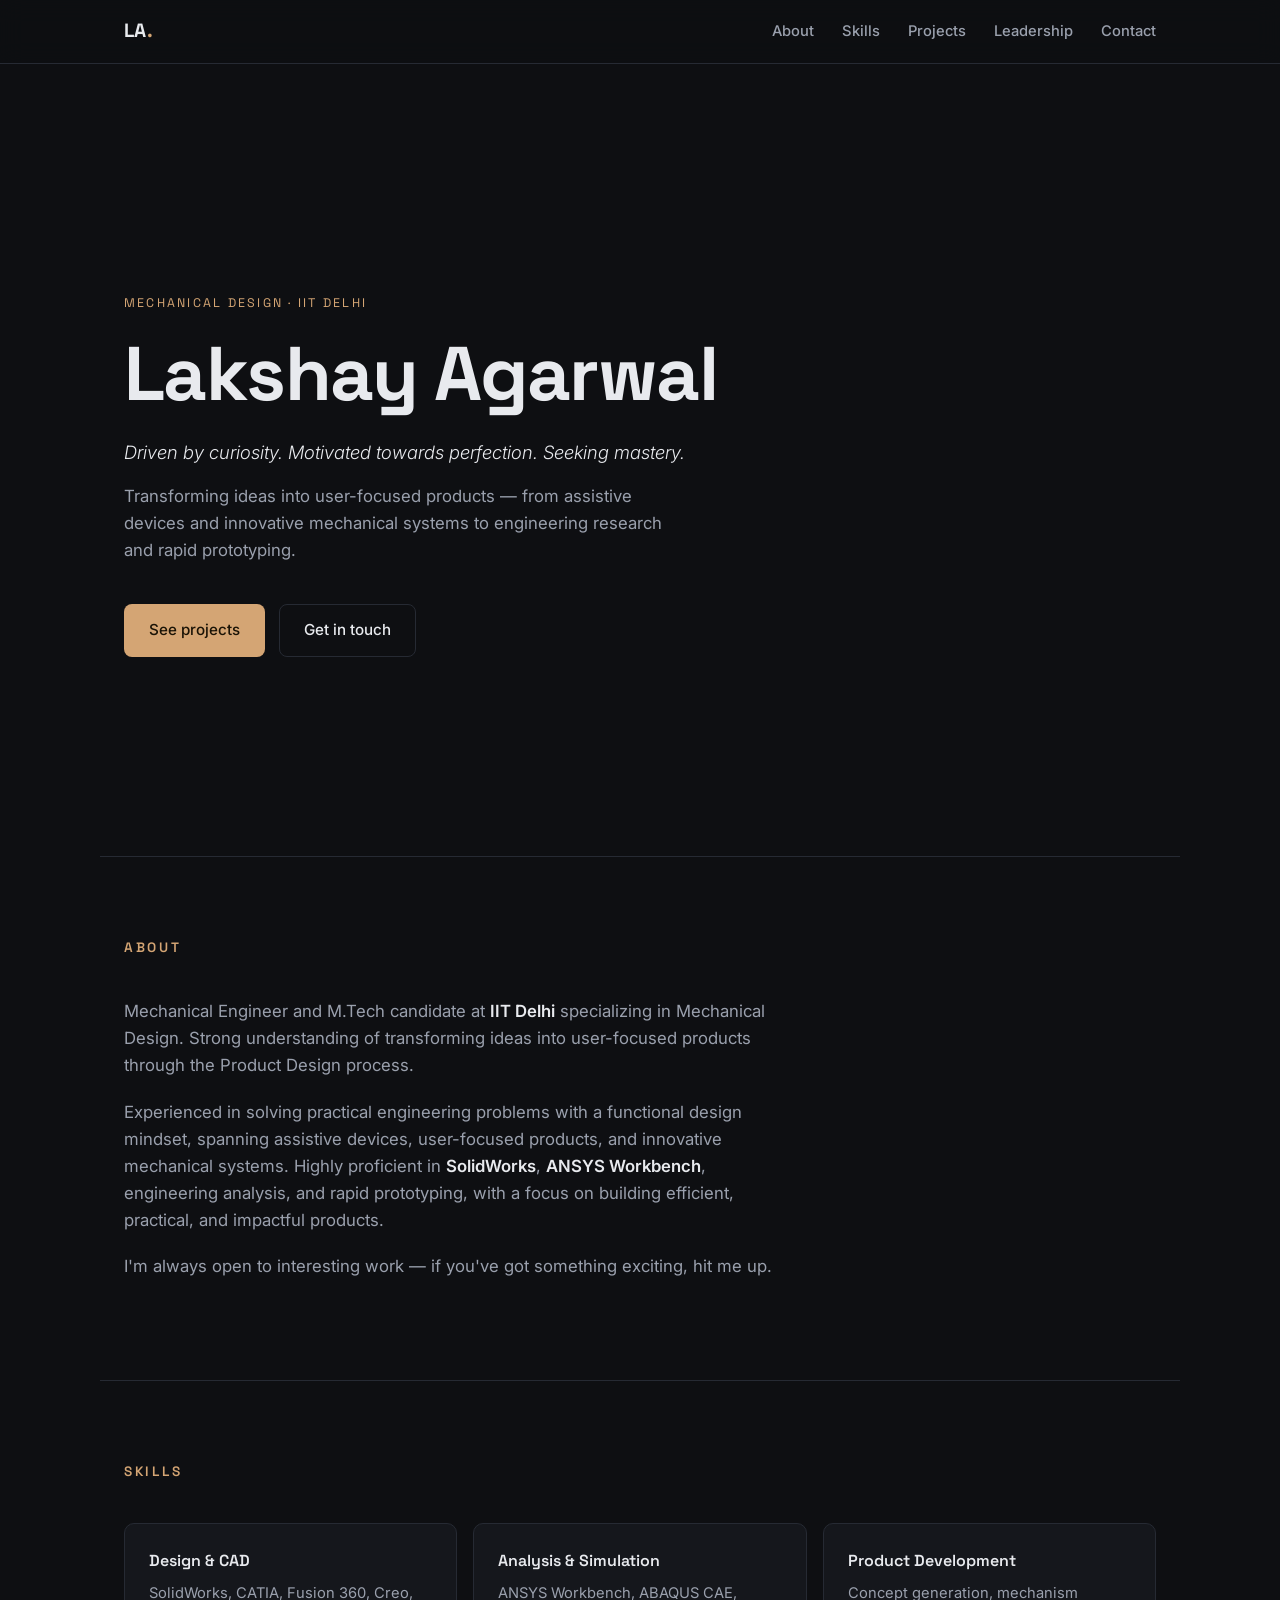
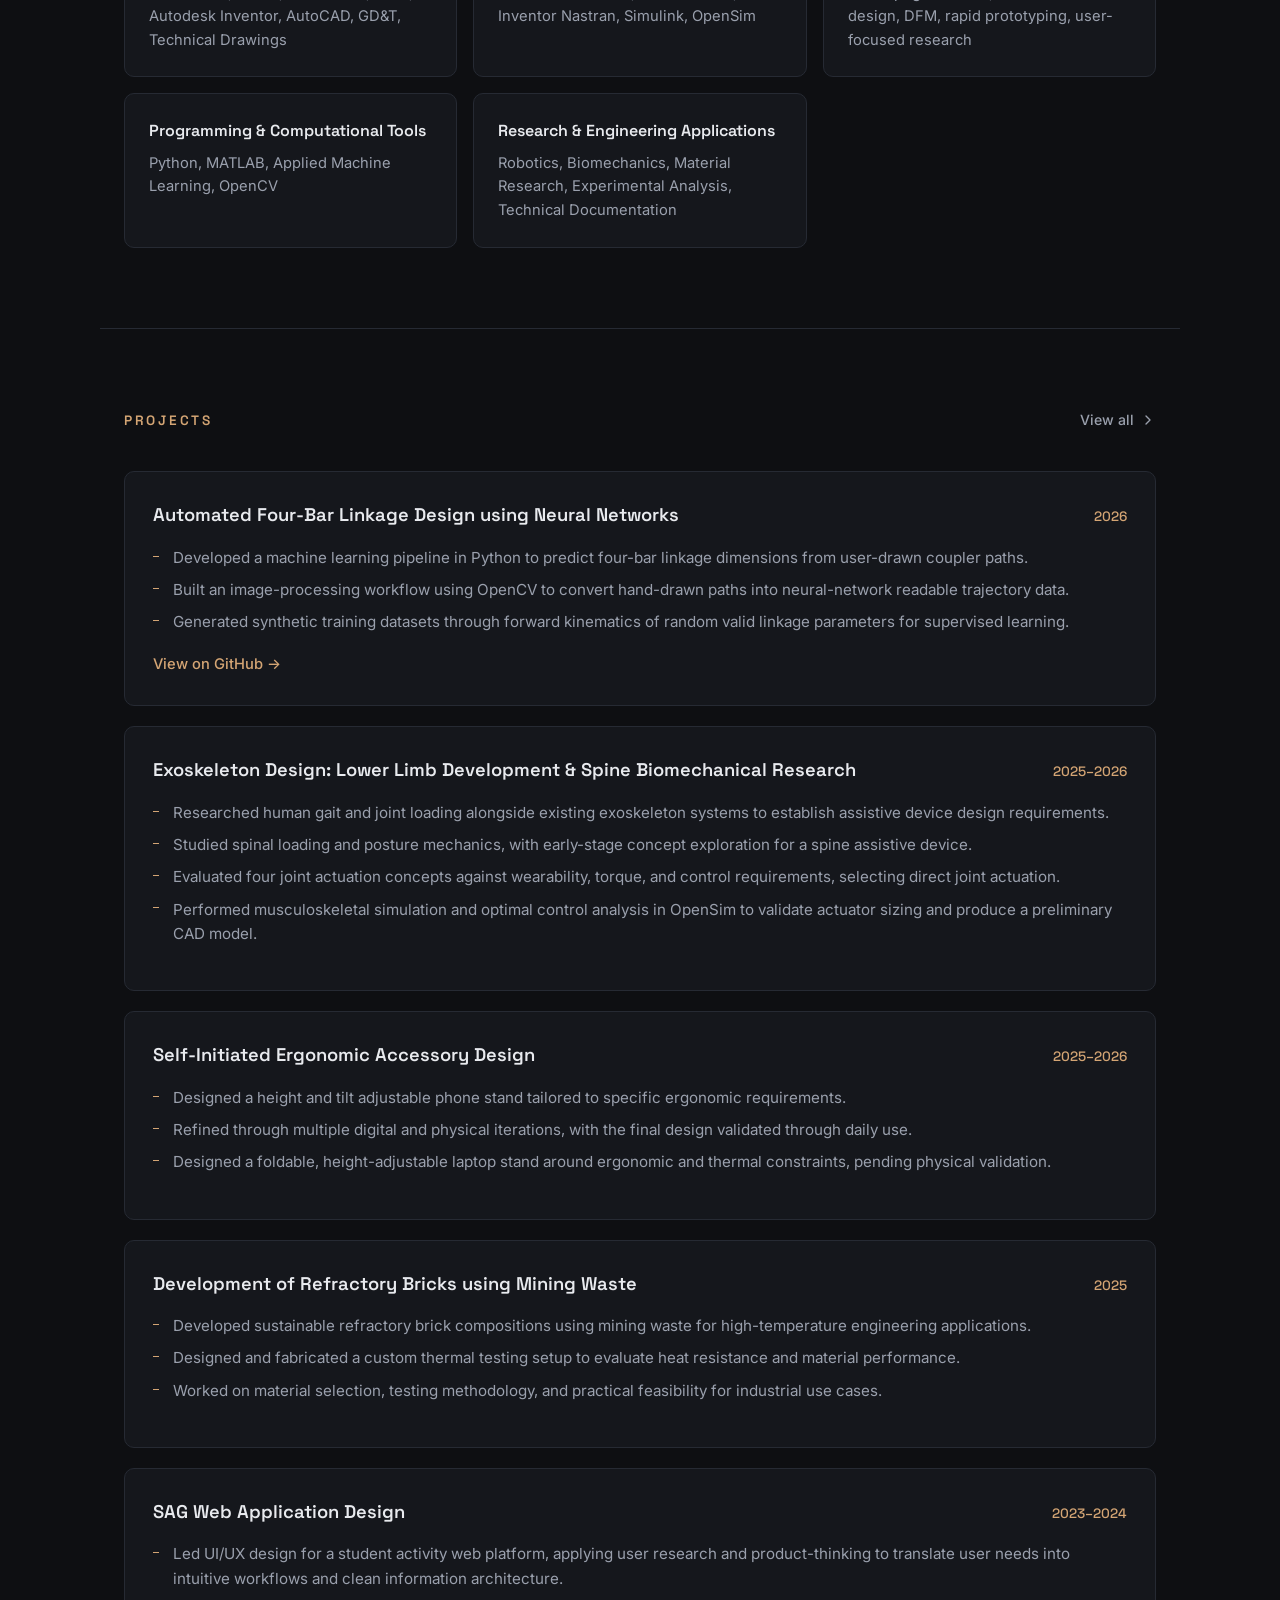
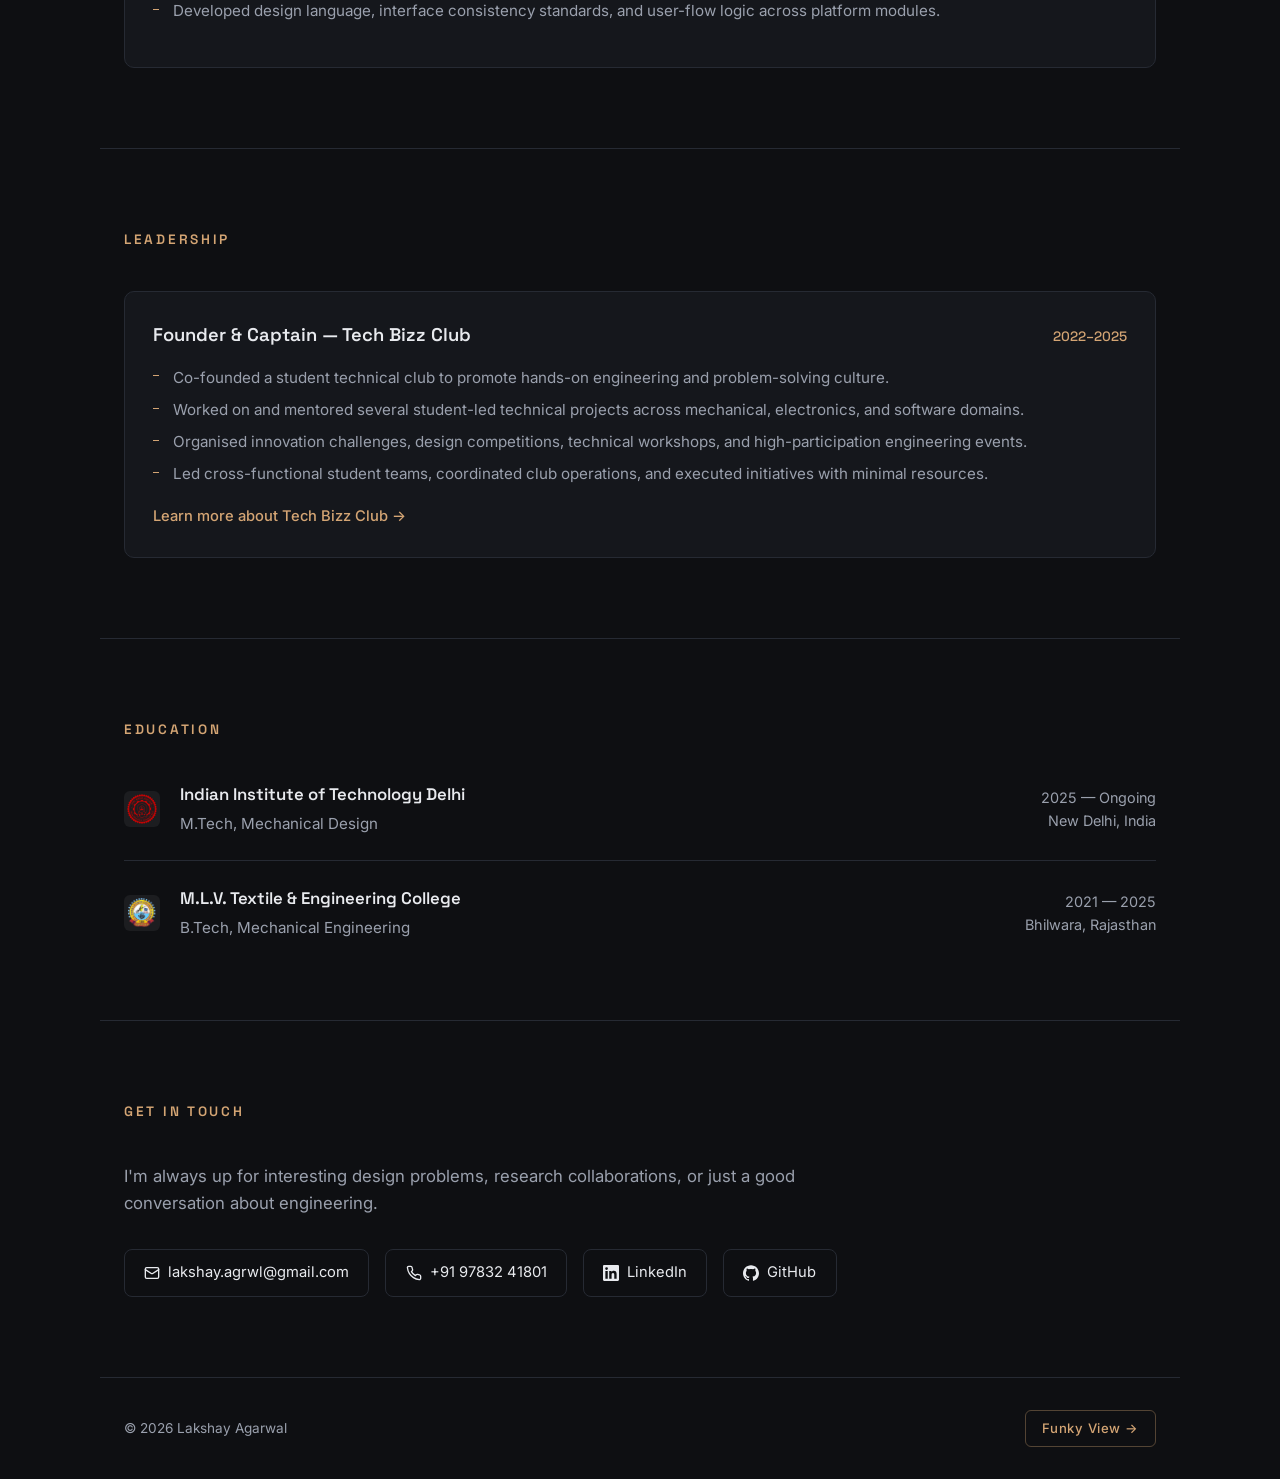
<file: index.html>
<!DOCTYPE html>
<html lang="en">

<head>
  <meta charset="UTF-8" />
  <meta name="viewport" content="width=device-width, initial-scale=1.0" />
  <meta name="description"
    content="Lakshay Agarwal — Mechanical Engineer and M.Tech candidate at IIT Delhi specializing in Mechanical Design. Portfolio of product design, CAD, FEA, and research projects." />
  <title>Lakshay Agarwal — Mechanical Design Engineer</title>
  <link rel="preconnect" href="https://fonts.googleapis.com" />
  <link rel="preconnect" href="https://fonts.gstatic.com" crossorigin />
  <link
    href="https://fonts.googleapis.com/css2?family=Inter:wght@300;400;500;600;700&family=Space+Grotesk:wght@500;600;700&display=swap"
    rel="stylesheet" />
  <link rel="icon" href="assets/favicon.svg" type="image/svg+xml" />
  <link rel="stylesheet" href="styles.css" />
</head>

<body>
  <header class="nav">
    <div class="nav-inner">
      <a href="#top" class="brand">LA<span>.</span></a>
      <nav>
        <a href="#about">About</a>
        <a href="#skills">Skills</a>
        <a href="#projects">Projects</a>
        <a href="#leadership">Leadership</a>
        <a href="#contact">Contact</a>
      </nav>
    </div>
  </header>

  <main id="top">
    <!-- HERO -->
    <section class="hero">
      <!-- Hook for future three.js canvas -->
      <div id="hero-canvas" aria-hidden="true"></div>

      <div class="hero-content">
        <p class="eyebrow" id="hero-eyebrow"></p>
        <h1 id="hero-name"></h1>
        <p class="tagline" id="hero-tagline"></p>
        <p class="lede" id="hero-lede"></p>
        <div class="cta">
          <a class="btn primary" id="hero-cta-primary" href="#projects"></a>
          <a class="btn ghost" id="hero-cta-secondary" href="#"></a>
        </div>
      </div>
    </section>

    <!-- ABOUT -->
    <section id="about" class="section">
      <h2>About</h2>
      <div class="prose" id="about-prose"></div>
    </section>

    <!-- SKILLS -->
    <section id="skills" class="section">
      <h2>Skills</h2>
      <div class="skills-grid" id="skills-grid"></div>
    </section>

    <!-- PROJECTS -->
    <section id="projects" class="section">
      <div class="section-header">
        <h2>Projects</h2>
        <a href="projects.html" class="view-all">
          View all
          <svg width="16" height="16" viewBox="0 0 24 24" fill="none" stroke="currentColor" stroke-width="2"
            stroke-linecap="round" stroke-linejoin="round">
            <path d="m9 18 6-6-6-6" />
          </svg>
        </a>
      </div>
      <div class="projects" id="projects-list"></div>
    </section>

    <!-- LEADERSHIP -->
    <section id="leadership" class="section">
      <h2>Leadership</h2>
      <div id="leadership-list"></div>
    </section>

    <!-- EDUCATION -->
    <section id="education" class="section">
      <h2>Education</h2>
      <div class="edu" id="education-list"></div>
    </section>

    <!-- CONTACT -->
    <section id="contact" class="section contact">
      <h2>Get in touch</h2>
      <p class="prose" id="contact-intro"></p>
      <div class="contact-links" id="contact-links"></div>
    </section>
  </main>

<footer>
    <p>© <span id="year"></span> Lakshay Agarwal</p>
    <a href="alt_index.html" class="view-alt">Funky View →</a>
  </footer>

  <script src="js/home-loader.js"></script>
</body>

</html>
</file>
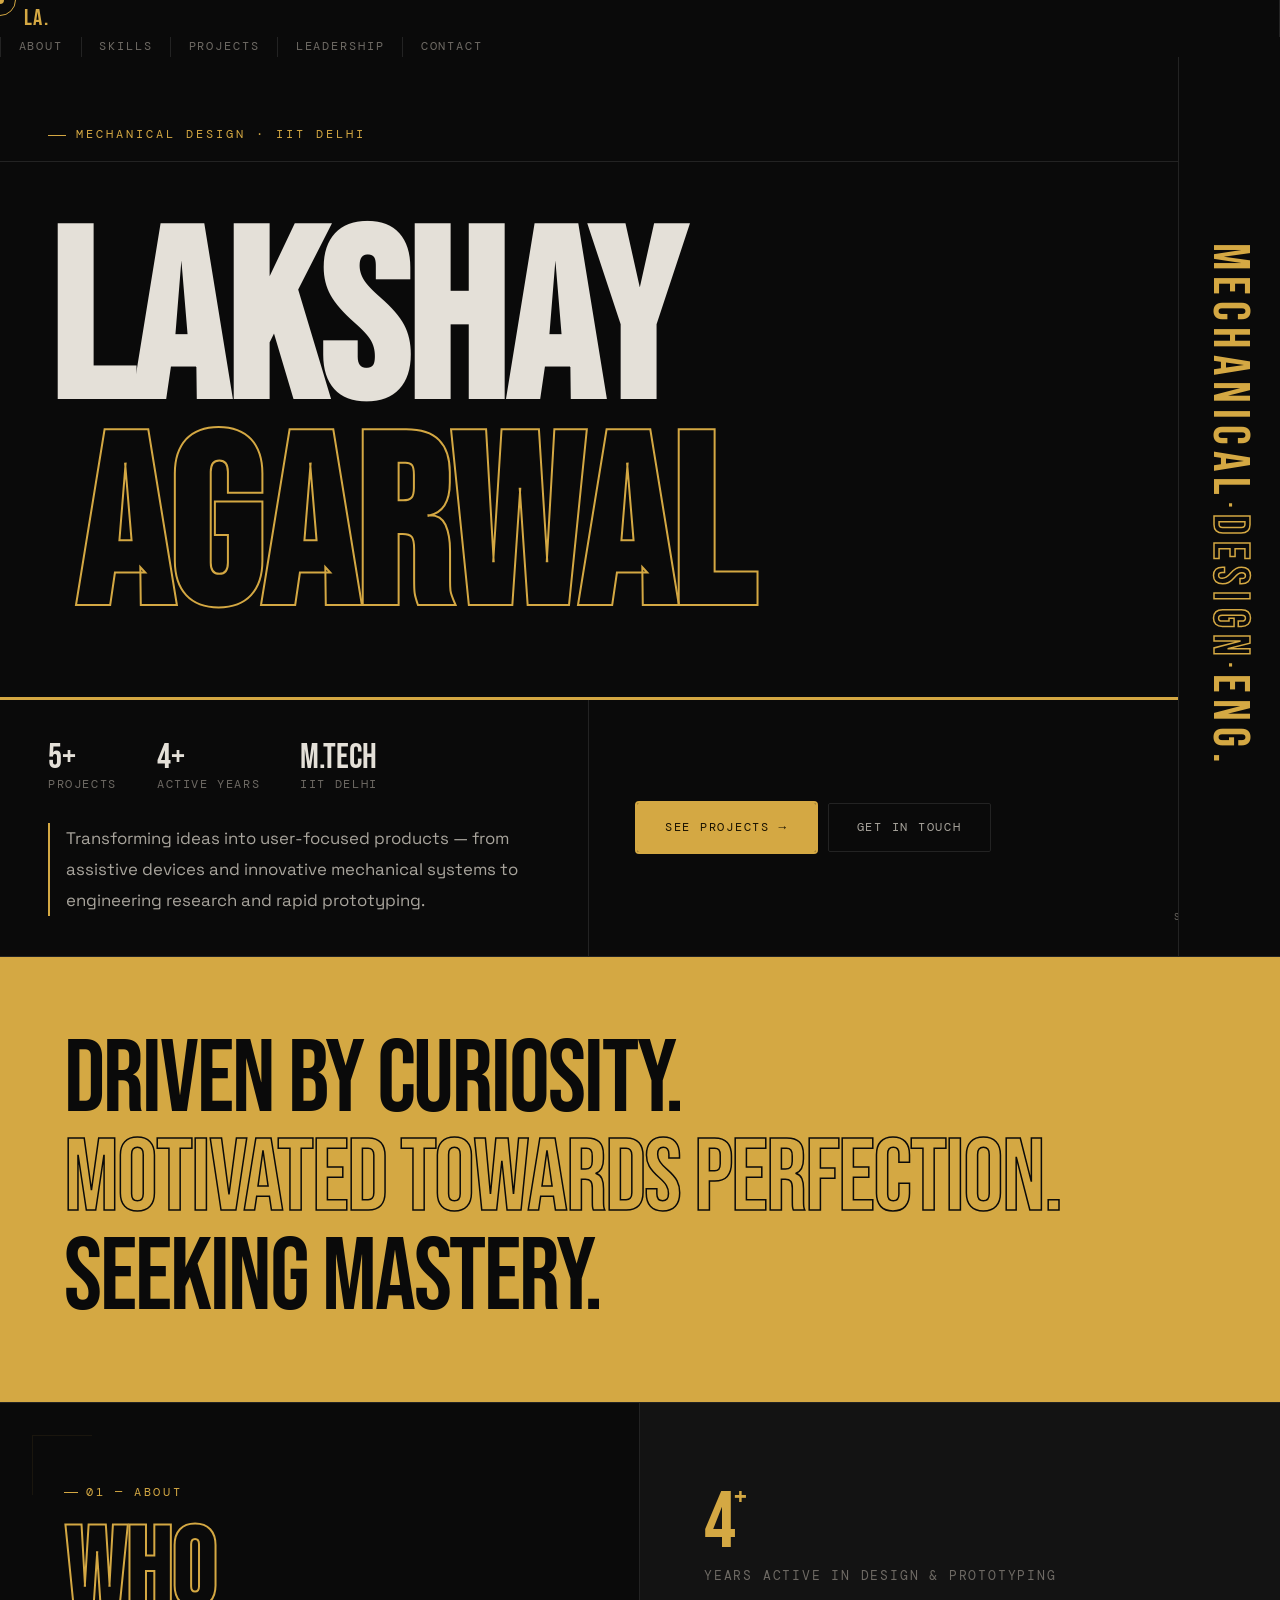
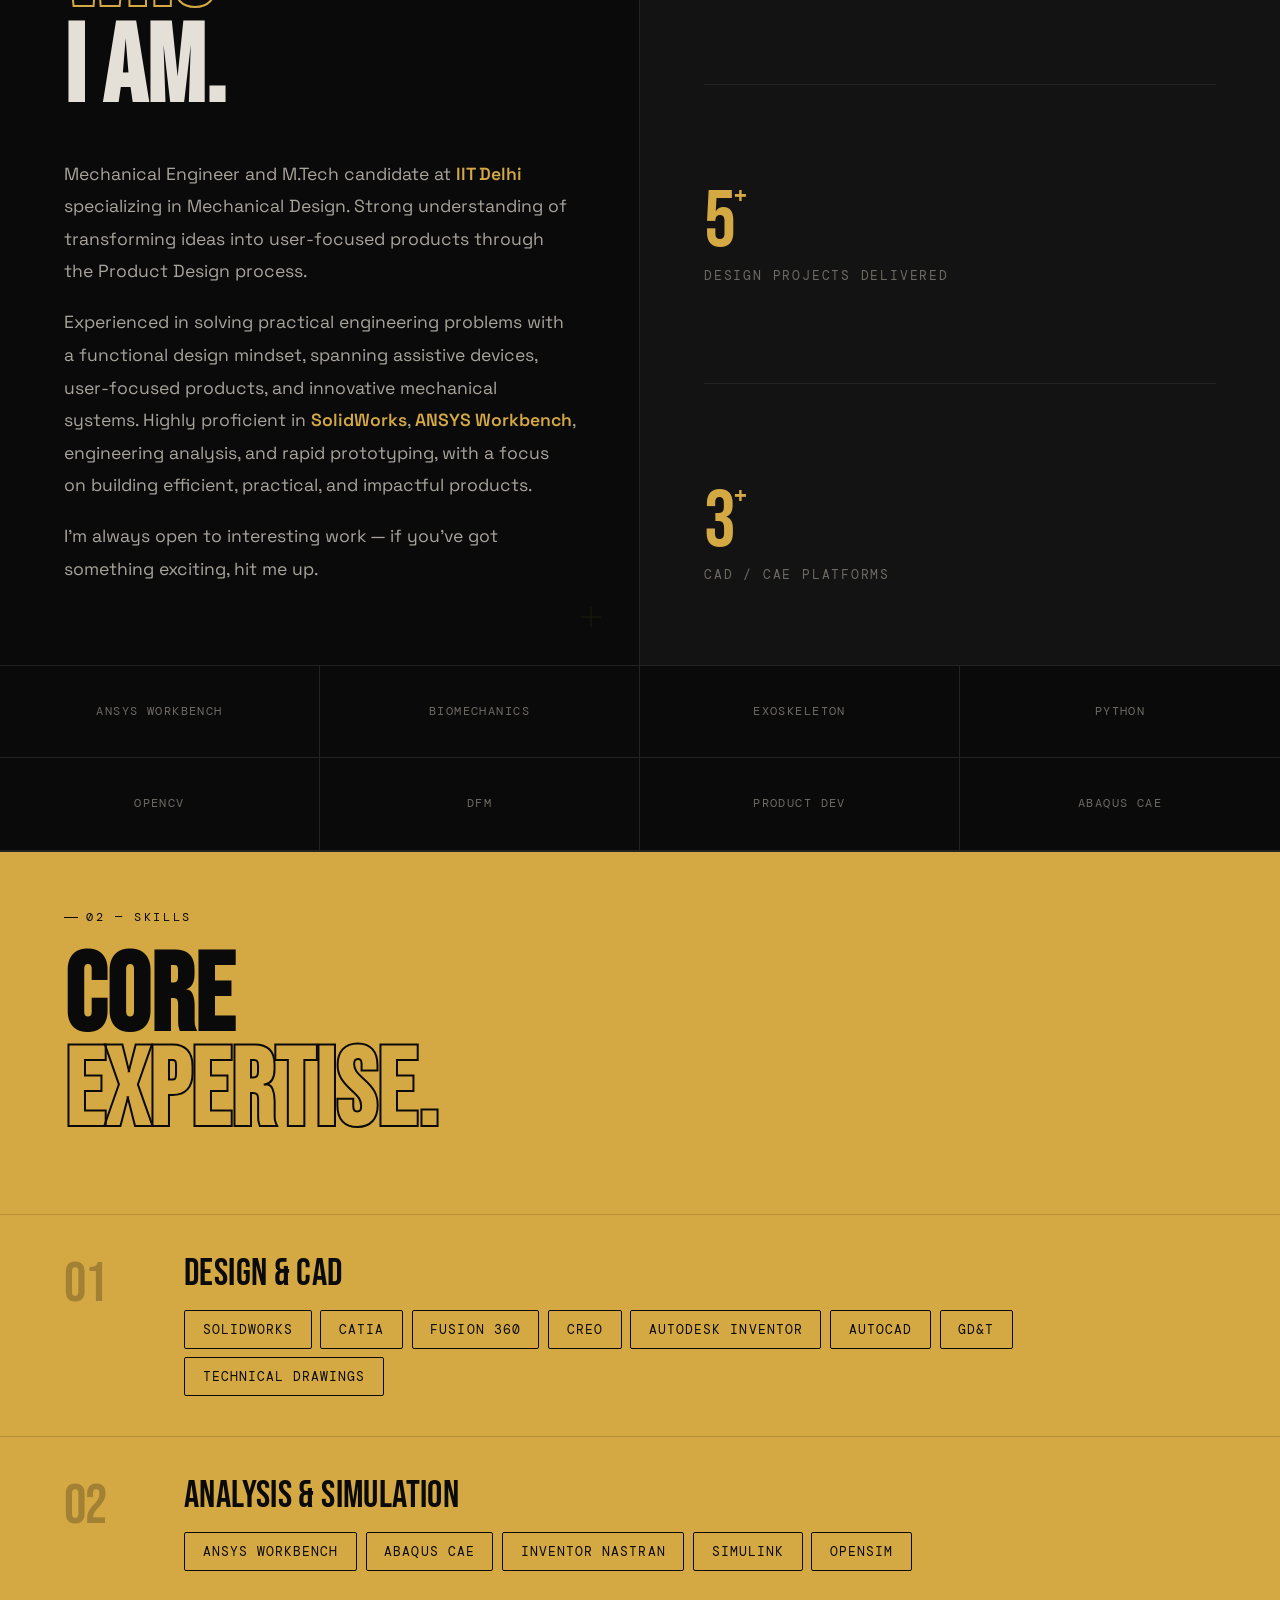
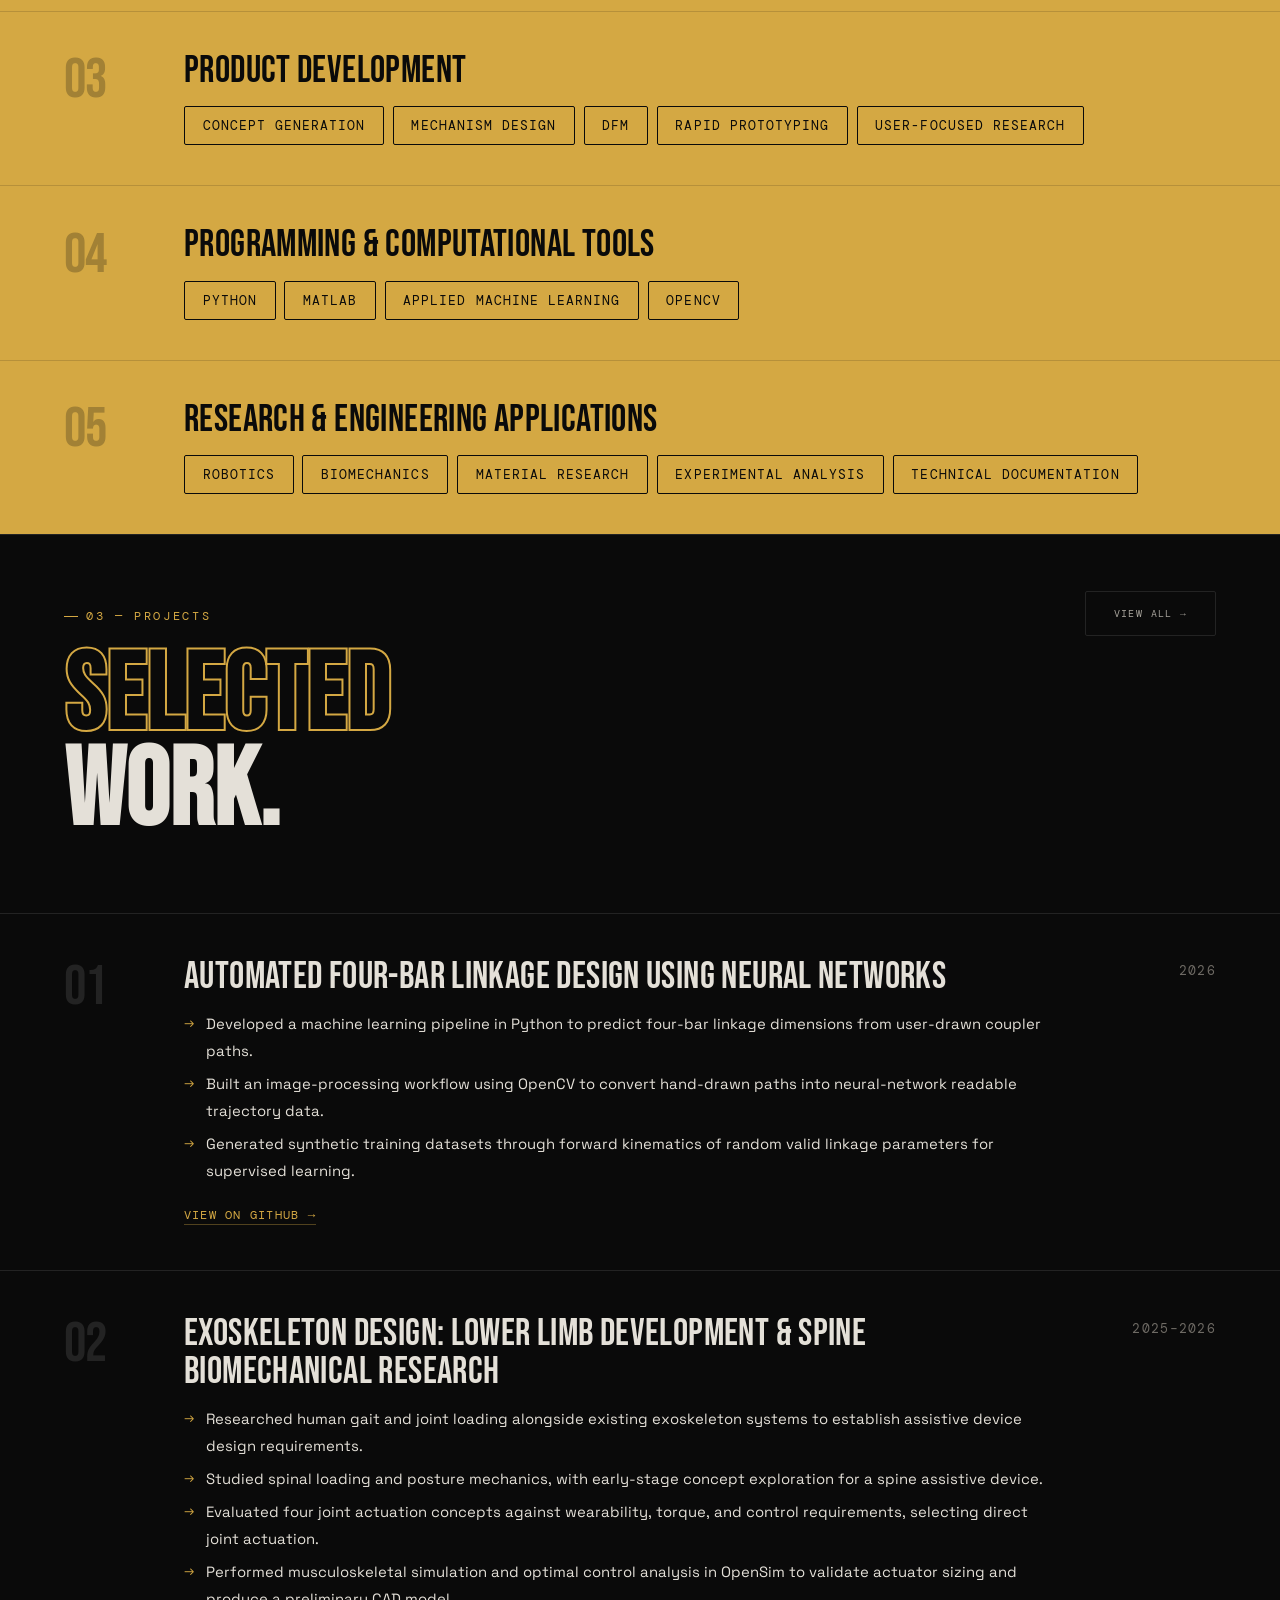
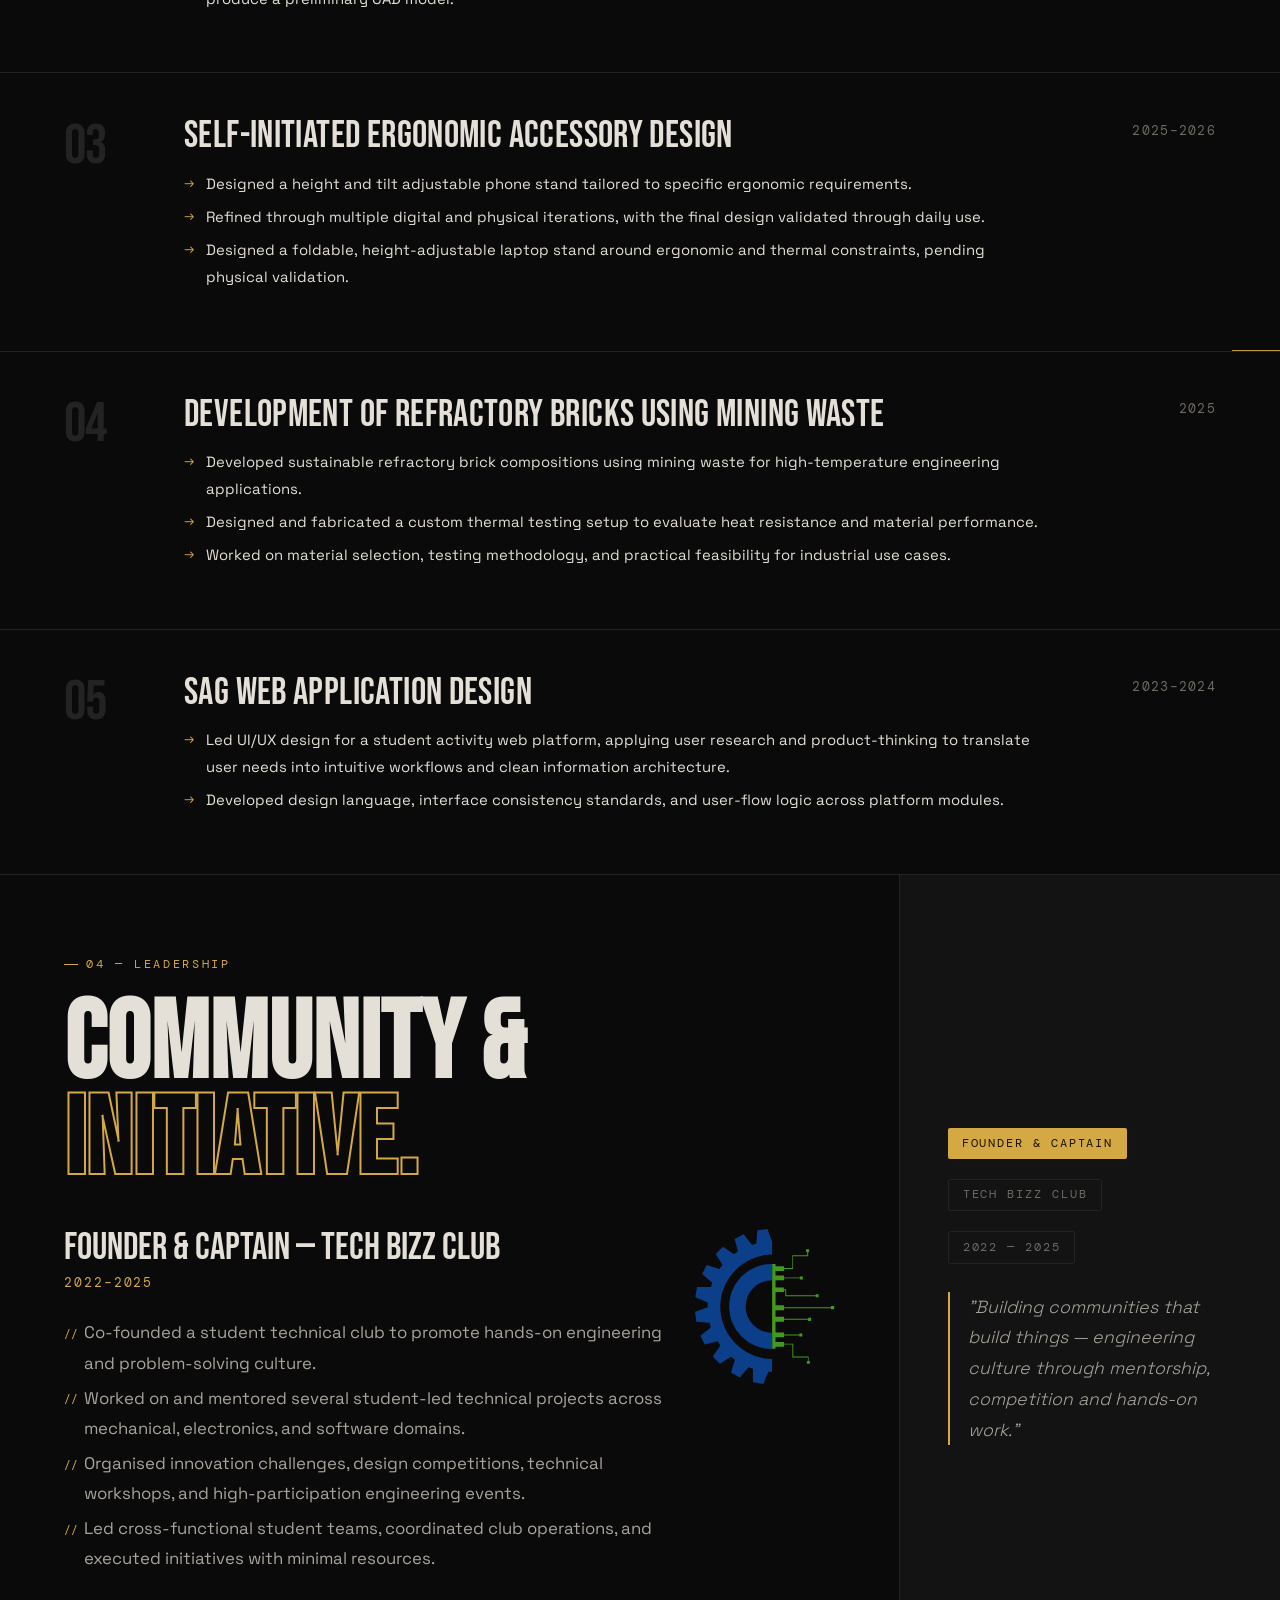
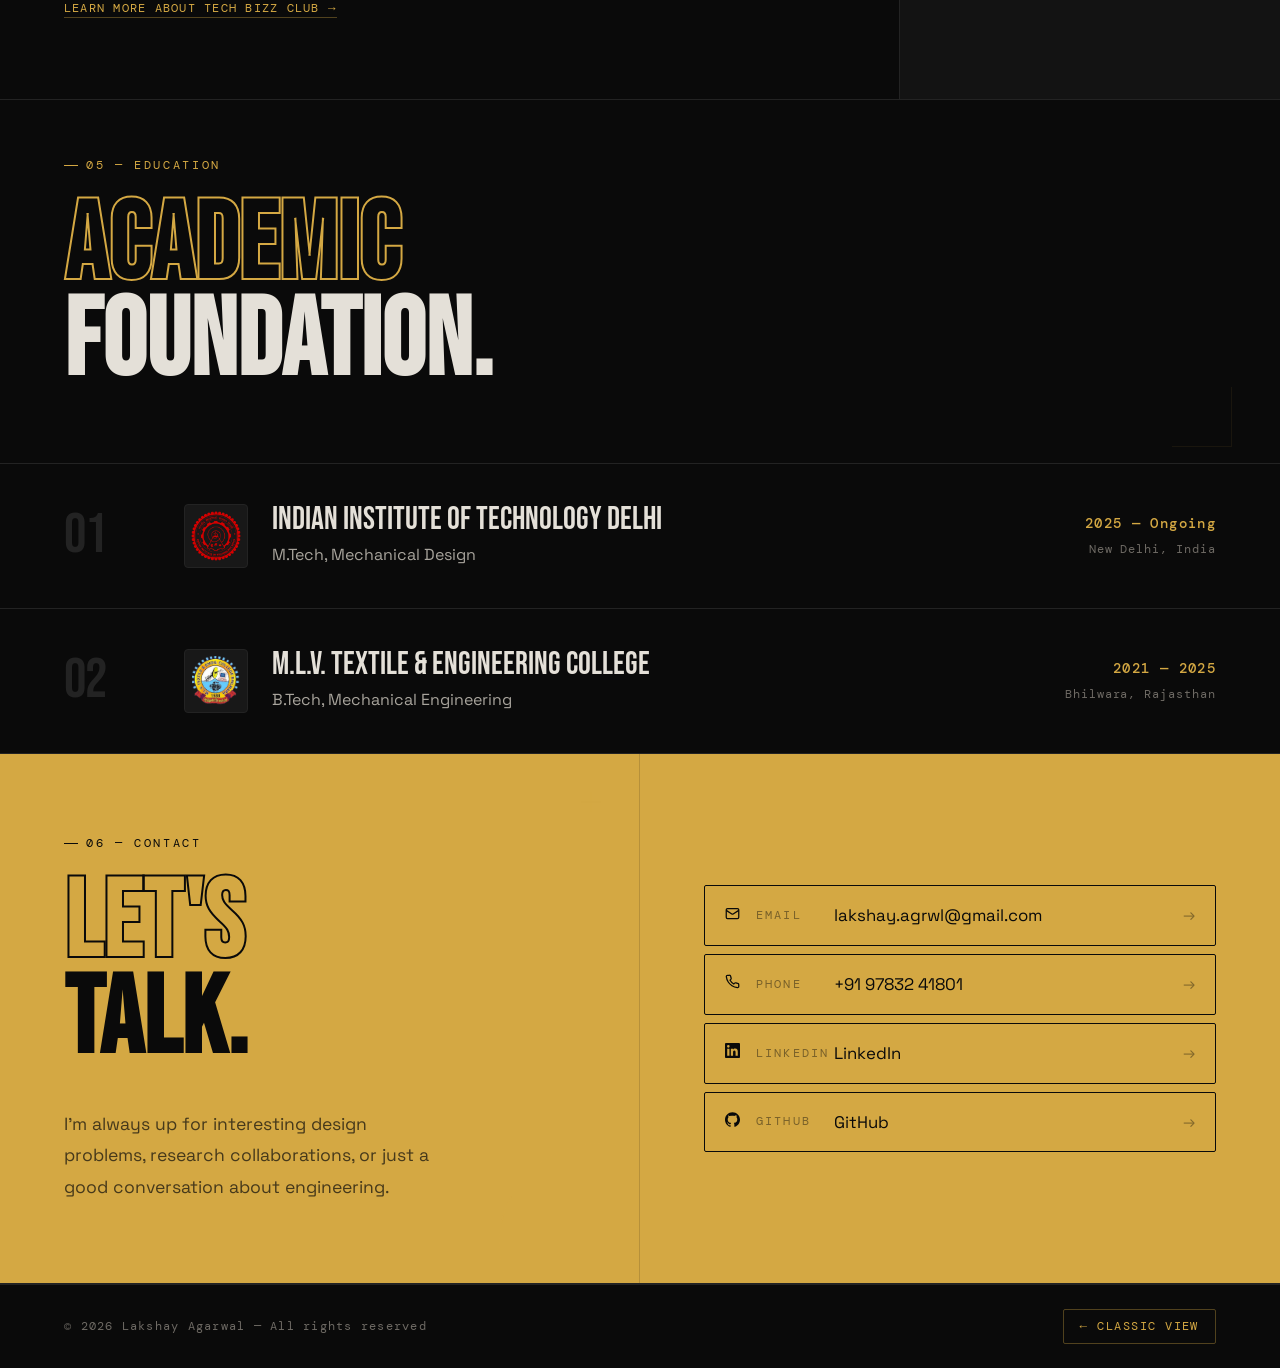
<file: alt_index.html>
<!DOCTYPE html>
<html lang="en">

<head>
  <meta charset="UTF-8" />
  <meta name="viewport" content="width=device-width, initial-scale=1.0" />
  <meta name="description"
    content="Lakshay Agarwal — Mechanical Engineer and M.Tech candidate at IIT Delhi specializing in Mechanical Design." />
  <title>Lakshay Agarwal — Mechanical Design Engineer</title>
  <link rel="preconnect" href="https://fonts.googleapis.com" />
  <link rel="preconnect" href="https://fonts.gstatic.com" crossorigin />
  <link
    href="https://fonts.googleapis.com/css2?family=Bebas+Neue&family=Space+Grotesk:ital,wght@0,300;0,400;0,600;1,300&family=DM+Mono:wght@400;500&display=swap"
    rel="stylesheet" />
  <link rel="icon" href="assets/favicon.svg" type="image/svg+xml" />
  <style>
    /* ─── TOKENS ───────────────────────────────────────── */
    :root {
      --Y: #d4a843;
      /* warm gold — not neon */
      --YD: #b8922e;
      /* darker gold for depth */
      --YL: rgba(212, 168, 67, 0.12);
      /* gold tint */
      --B: #0a0a0a;
      /* near-black bg */
      --S: #131313;
      /* surface */
      --S2: #1a1a1a;
      /* surface 2 */
      --LN: #232323;
      /* line / border */
      --T: #e4e0d8;
      /* primary text — warm white */
      --T2: #a8a49c;
      /* secondary text */
      --T3: #6e6a64;
      /* tertiary / hints */

      --disp: 'Bebas Neue', sans-serif;
      --body: 'Space Grotesk', sans-serif;
      --mono: 'DM Mono', monospace;
    }

    /* ─── RESET ────────────────────────────────────────── */
    *,
    *::before,
    *::after {
      box-sizing: border-box;
      margin: 0;
      padding: 0;
    }

    html {
      scroll-behavior: smooth;
    }

    body {
      background: var(--B);
      color: var(--T);
      font-family: var(--body);
      -webkit-font-smoothing: antialiased;
      overflow-x: hidden;
      cursor: none;
      line-height: 1.6;
    }

    a {
      color: inherit;
      text-decoration: none;
    }

    /* ─── CURSOR ───────────────────────────────────────── */
    #cur-d {
      position: fixed;
      z-index: 9999;
      pointer-events: none;
      width: 8px;
      height: 8px;
      border-radius: 50%;
      background: var(--Y);
      transform: translate(-50%, -50%);
    }

    #cur-r {
      position: fixed;
      z-index: 9998;
      pointer-events: none;
      width: 32px;
      height: 32px;
      border-radius: 50%;
      border: 1.5px solid var(--Y);
      transform: translate(-50%, -50%);
      transition: width .2s, height .2s;
    }

    .hover-cursor #cur-r {
      width: 48px;
      height: 48px;
    }

    .cursor-invert #cur-d {
      background: var(--B);
    }
    .cursor-invert #cur-r {
      border-color: var(--B);
    }

    /* ─── SCROLL PROGRESS ──────────────────────────────── */
    #prog {
      position: fixed;
      top: 0;
      left: 0;
      z-index: 1000;
      height: 2px;
      width: 0;
      background: var(--Y);
    }

    /* ─── NAV ──────────────────────────────────────────── */
    .nav {
      position: fixed;
      top: 0;
      left: 0;
      right: 0;
      z-index: 500;
      height: 52px;
      border-bottom: 1px solid var(--LN);
      background: rgba(10, 10, 10, 0.92);
      backdrop-filter: blur(12px);
      display: flex;
      align-items: stretch;
    }

    .nav-logo {
      display: flex;
      align-items: center;
      padding: 0 1.5rem;
      font-family: var(--disp);
      font-size: 1.45rem;
      letter-spacing: .06em;
      color: var(--Y);
      border-right: 1px solid var(--LN);
    }

    .nav-links {
      display: flex;
      align-items: stretch;
      margin-left: auto;
    }

    .nav-links a {
      font-family: var(--mono);
      font-size: .78rem;
      letter-spacing: .15em;
      text-transform: uppercase;
      color: var(--T3);
      padding: 0 1.1rem;
      border-left: 1px solid var(--LN);
      display: flex;
      align-items: center;
      transition: color .15s, background .15s;
    }

    .nav-links a:hover {
      color: var(--Y);
      background: var(--S);
    }

    /* ─────────────────────────────────────────────────────
   HERO — full-bleed brutalist
───────────────────────────────────────────────────── */
    .hero {
      min-height: 100vh;
      padding-top: 52px;
      padding-right: clamp(70px, 8vw, 120px);
      display: flex;
      flex-direction: column;
      border-bottom: 1px solid var(--LN);
      position: relative;
      overflow: hidden;
      background: var(--B);
    }

    /* Vertical Text Column */
    .hero-vertical-text {
      position: absolute;
      top: 0;
      right: 0;
      bottom: 0;
      width: clamp(70px, 8vw, 120px);
      border-left: 1px solid var(--LN);
      display: flex;
      align-items: center;
      justify-content: center;
      writing-mode: vertical-rl;
      text-transform: uppercase;
      font-family: var(--disp);
      font-size: clamp(1.8rem, 5vw, 3.2rem);
      letter-spacing: 0.12em;
      background: var(--B);
      z-index: 5;
      white-space: nowrap;
      gap: 0;
    }

    .hero-vertical-text .vt-sep {
      color: var(--Y);
      margin: 0 .15rem;
      font-size: 0.6em;
    }

    .vt-solid {
      color: var(--Y);
    }

    .vt-stroke {
      color: transparent;
      -webkit-text-stroke: 1.5px var(--Y);
    }

    /* ── Top info bar ─────────────────────────────────── */
    .hero-topbar {
      display: flex;
      align-items: center;
      justify-content: space-between;
      padding: 1rem 3rem;
      border-bottom: 1px solid var(--LN);
      flex-shrink: 0;
    }

    .hero-eyebrow {
      font-family: var(--mono);
      font-size: .78rem;
      letter-spacing: .24em;
      text-transform: uppercase;
      color: var(--Y);
      display: flex;
      align-items: center;
      gap: .65rem;
    }

    .hero-eyebrow::before {
      content: '';
      width: 18px;
      height: 1px;
      background: var(--Y);
      display: block;
    }


    /* ── Name block — dominates the hero ─────────────── */
    .hero-name-block {
      flex: 1;
      display: flex;
      flex-direction: column;
      justify-content: center;
      padding: 2rem 3rem 0;
      position: relative;
      z-index: 1;
    }

    .hn-line {
      font-family: var(--disp);
      font-size: clamp(7rem, 18.5vw, 20rem);
      line-height: .87;
      letter-spacing: -.005em;
      text-transform: uppercase;
      display: block;
    }

    .hn-solid {
      color: var(--T);
      animation: slide-left .75s cubic-bezier(.77, 0, .175, 1) .05s both;
    }

    .hn-stroke {
      color: transparent;
      -webkit-text-stroke: 2px var(--Y);
      animation: slide-right .75s cubic-bezier(.77, 0, .175, 1) .15s both;
      /* Indent slightly to create visual tension */
      padding-left: clamp(.5rem, 2vw, 3rem);
    }

    @keyframes slide-left {
      from {
        transform: translateX(-3%);
        opacity: 0;
      }

      to {
        transform: translateX(0);
        opacity: 1;
      }
    }

    @keyframes slide-right {
      from {
        transform: translateX(3%);
        opacity: 0;
      }

      to {
        transform: translateX(0);
        opacity: 1;
      }
    }

    /* ── Gold rule — the anchor ───────────────────────── */
    .hero-rule {
      height: 3px;
      background: var(--Y);
      margin: 1.75rem 0 0;
      flex-shrink: 0;
      transform-origin: left center;
      animation: expand-x .65s cubic-bezier(.77, 0, .175, 1) .55s both;
    }

    @keyframes expand-x {
      from {
        transform: scaleX(0);
      }

      to {
        transform: scaleX(1);
      }
    }

    /* ── Bottom info strip ────────────────────────── */
    .hero-bottom {
      display: grid;
      grid-template-columns: 1fr 1fr;
      flex-shrink: 0;
      animation: fade-up .6s ease .75s both;
    }

    @keyframes fade-up {
      from {
        opacity: 0;
        transform: translateY(14px);
      }

      to {
        opacity: 1;
        transform: none;
      }
    }

    .hero-bl {
      padding: 2.5rem 3rem;
      border-right: 1px solid var(--LN);
      display: flex;
      flex-direction: column;
      justify-content: center;
      gap: 1.75rem;
    }

    .hero-tagline {
      display: none;
    }

    .hero-stats-row {
      display: flex;
      gap: 2.5rem;
    }

    .hsr-item {}

    .hsr-val {
      font-family: var(--disp);
      font-size: 2.2rem;
      line-height: 1;
      color: var(--T);
      margin-bottom: .1rem;
    }

    .hsr-lbl {
      font-family: var(--mono);
      font-size: .72rem;
      letter-spacing: .14em;
      text-transform: uppercase;
      color: var(--T3);
    }

    .hero-bl-lede {
      font-size: 1.05rem;
      color: var(--T2);
      line-height: 1.85;
      max-width: 480px;
      border-left: 2px solid var(--Y);
      padding-left: 1rem;
    }

    .hero-br {
      padding: 2.5rem 3rem;
      display: flex;
      flex-direction: column;
      justify-content: center;
      align-items: flex-start;
      gap: 1.5rem;
    }

    .hero-btns {
      display: flex;
      gap: .75rem;
      flex-wrap: wrap;
    }

    .btn {
      font-family: var(--mono);
      font-size: .78rem;
      letter-spacing: .14em;
      text-transform: uppercase;
      padding: .85rem 1.75rem;
      display: inline-flex;
      align-items: center;
      gap: .45rem;
      border-radius: 2px;
      transition: .18s;
      cursor: none;
    }

    .btn-gold {
      background: var(--Y);
      color: #1a1200;
      outline: 2px solid var(--Y);
      outline-offset: 0;
    }

    .btn-gold:hover {
      outline-offset: 5px;
      background: var(--YD);
    }

    .btn-out {
      background: transparent;
      color: var(--T2);
      border: 1px solid var(--LN);
    }

    .btn-out:hover {
      border-color: var(--Y);
      color: var(--Y);
    }

    /* Scroll cue */
    .hero-scroll-cue {
      position: absolute;
      bottom: 1.75rem;
      right: 3rem;
      font-family: var(--mono);
      font-size: .55rem;
      letter-spacing: .2em;
      text-transform: uppercase;
      color: var(--T3);
      display: flex;
      align-items: center;
      gap: .5rem;
      animation: bounce-y 2.2s ease-in-out 1.5s infinite;
    }

    .hero-scroll-cue::after {
      content: '↓';
      color: var(--Y);
      font-size: .85rem;
    }

    @keyframes bounce-y {

      0%,
      100% {
        transform: translateY(0);
      }

      50% {
        transform: translateY(6px);
      }
    }

    /* ─── MARQUEE ───────────────────────────────────────── */
    .mq-wrap {
      overflow: hidden;
      border-bottom: 1px solid var(--LN);
      background: var(--S);
      padding: .55rem 0;
    }

    .mq-track {
      display: flex;
      white-space: nowrap;
      animation: mq-scroll 22s linear infinite;
    }

    .mq-track.rev {
      animation-direction: reverse;
      animation-duration: 28s;
    }

    @keyframes mq-scroll {
      from {
        transform: translateX(0);
      }

      to {
        transform: translateX(-50%);
      }
    }

    .mq-item {
      font-family: var(--disp);
      font-size: 1.1rem;
      letter-spacing: .08em;
      text-transform: uppercase;
      color: var(--T3);
      padding: 0 1.5rem;
    }

    .mq-item::after {
      content: ' /';
      margin-left: 1rem;
      color: var(--Y);
      opacity: .5;
    }

    /* ─── BRUTALIST STATEMENTS (Marquee 1 Replacement) ── */
    .brutalist-statement-strip {
      border-bottom: 1px solid var(--LN);
      background: var(--Y);
      padding: 5rem 4rem;
      display: flex;
      flex-direction: column;
      gap: 0.75rem;
      overflow: hidden;
    }

    .bss-part {
      font-family: var(--disp);
      font-size: clamp(3.5rem, 8vw, 8.5rem);
      line-height: 0.85;
      text-transform: uppercase;
      letter-spacing: -0.02em;
      white-space: nowrap;
    }

    .bss-part.vt-solid {
      color: var(--B);
    }

    .bss-part.vt-stroke {
      color: transparent;
      -webkit-text-stroke: 1.5px var(--B);
    }

    /* ─── BRUTALIST GRID (Marquee 2 Replacement) ──────── */
    .brutalist-grid-strip {
      display: grid;
      grid-template-columns: repeat(4, 1fr);
      border-bottom: 1px solid var(--LN);
      background: var(--B);
    }

    .bgs-cell {
      padding: 2.25rem 2rem;
      border-right: 1px solid var(--LN);
      border-bottom: 1px solid var(--LN);
      display: flex;
      align-items: center;
      justify-content: center;
      text-align: center;
      font-family: var(--mono);
      font-size: 0.75rem;
      letter-spacing: 0.12em;
      text-transform: uppercase;
      color: var(--T3);
      transition: background 0.2s, color 0.2s;
    }

    .bgs-cell:nth-child(4n) {
      border-right: none;
    }

    .bgs-cell:hover {
      background: var(--S);
      color: var(--Y);
    }

    /* ─── ABSTRACT DECORATIVE ELEMENTS ───────────────── */
    .deco-line {
      position: absolute;
      background: var(--Y);
      opacity: .12;
      pointer-events: none;
      z-index: 0;
    }

    .deco-line.h {
      height: 1px;
      width: 40%;
    }

    .deco-line.v {
      width: 1px;
      height: 35%;
    }

    .deco-corner {
      position: absolute;
      width: 60px;
      height: 60px;
      border: 1px solid var(--Y);
      opacity: .08;
      pointer-events: none;
      z-index: 0;
    }

    .deco-corner.tl {
      border-right: none;
      border-bottom: none;
    }

    .deco-corner.tr {
      border-left: none;
      border-bottom: none;
    }

    .deco-corner.bl {
      border-right: none;
      border-top: none;
    }

    .deco-corner.br {
      border-left: none;
      border-top: none;
    }

    .deco-cross {
      position: absolute;
      pointer-events: none;
      z-index: 0;
      opacity: .1;
    }

    .deco-cross::before,
    .deco-cross::after {
      content: '';
      position: absolute;
      background: var(--Y);
    }

    .deco-cross::before {
      width: 20px;
      height: 1px;
      top: 50%;
      left: 50%;
      transform: translate(-50%, -50%);
    }

    .deco-cross::after {
      width: 1px;
      height: 20px;
      top: 50%;
      left: 50%;
      transform: translate(-50%, -50%);
    }

    .deco-circle {
      position: absolute;
      border-radius: 50%;
      border: 1px solid var(--Y);
      opacity: .06;
      pointer-events: none;
      z-index: 0;
    }

    /* ─── LEADERSHIP LOGO ─────────────────────────────── */
    .lead-logo-container {
      display: flex;
      align-items: flex-start;
      justify-content: center;
    }

    .lead-logo {
      width: 100%;
      max-width: 140px;
      height: auto;
      object-fit: contain;
    }

    /* ─────────────────────────────────────────────────────
   ABOUT
───────────────────────────────────────────────────── */
    .about {
      display: grid;
      grid-template-columns: 1fr 1fr;
      border-bottom: 1px solid var(--LN);
    }

    .about-left {
      padding: 5rem 4rem;
      border-right: 1px solid var(--LN);
    }

    .about-right {
      padding: 5rem 4rem;
      background: var(--S);
      display: flex;
      flex-direction: column;
      justify-content: space-between;
    }

    .sec-label {
      font-family: var(--mono);
      font-size: .75rem;
      letter-spacing: .22em;
      text-transform: uppercase;
      color: var(--Y);
      margin-bottom: 1.5rem;
      display: flex;
      align-items: center;
      gap: .5rem;
    }

    .sec-label::before {
      content: '';
      width: 14px;
      height: 1px;
      background: var(--Y);
      display: block;
    }

    .sec-head {
      font-family: var(--disp);
      font-size: clamp(4.5rem, 8.5vw, 9rem);
      line-height: 0.88;
      text-transform: uppercase;
      color: var(--T);
      margin-bottom: 2.5rem;
    }

    .sh-solid {
      color: var(--T);
    }

    .sh-stroke {
      color: transparent;
      -webkit-text-stroke: 2px var(--Y);
    }

    .prose p {
      font-size: 1.1rem;
      color: var(--T2);
      line-height: 1.85;
      margin-bottom: 1.15rem;
    }

    .prose p:last-child {
      margin-bottom: 0;
    }

    .prose strong {
      color: var(--Y);
      font-weight: 600;
    }

    /* About right: stat blocks */
    .ab-stat {}

    .ab-n {
      font-family: var(--disp);
      font-size: 5rem;
      line-height: 1;
      letter-spacing: -.02em;
      color: var(--Y);
      margin-bottom: .2rem;
    }

    .ab-n sup {
      font-size: 2rem;
      vertical-align: top;
      margin-top: .5rem;
    }

    .ab-d {
      font-family: var(--mono);
      font-size: .8rem;
      letter-spacing: .14em;
      text-transform: uppercase;
      color: var(--T3);
    }

    .ab-divider {
      height: 1px;
      background: var(--LN);
      margin: 2rem 0;
    }

    /* ─────────────────────────────────────────────────────
   SKILLS — numbered rows with pill tags (INVERTED: yellow bg)
───────────────────────────────────────────────────── */
    .skills-section {
      border-bottom: 1px solid var(--LN);
      background: var(--Y);
    }

    .skills-header {
      padding: 3.5rem 4rem 2rem;
      border-bottom: 1px solid rgba(10, 10, 10, .15);
      display: flex;
      align-items: baseline;
      justify-content: space-between;
    }

    .skills-section .sec-label {
      color: var(--B);
    }

    .skills-section .sec-label::before {
      background: var(--B);
    }

    .skills-section .sec-head .sh-solid {
      color: var(--B);
    }

    .skills-section .sec-head .sh-stroke {
      color: transparent;
      -webkit-text-stroke: 2px var(--B);
    }

    .skills-list {}

    .skill-row {
      display: grid;
      grid-template-columns: 80px 1fr;
      gap: 2.5rem;
      padding: 2.5rem 4rem;
      border-bottom: 1px solid rgba(10, 10, 10, .15);
      align-items: start;
      transition: background .18s;
    }

    .skill-row:last-child {
      border-bottom: none;
    }

    .skill-row:hover {
      background: var(--YD);
    }

    .skill-row:hover .sk-n {
      color: var(--B);
    }

    .sk-n {
      font-family: var(--disp);
      font-size: 3.5rem;
      line-height: 1;
      color: rgba(10, 10, 10, .25);
      letter-spacing: -.02em;
      transition: color .2s;
      padding-top: .1rem;
    }

    .sk-body {}

    .sk-title {
      font-family: var(--disp);
      font-size: 2.4rem;
      line-height: 1;
      text-transform: uppercase;
      color: var(--B);
      letter-spacing: .01em;
      margin-bottom: 1rem;
    }

    .sk-pills {
      display: flex;
      flex-wrap: wrap;
      gap: .55rem;
    }

    .sk-pill {
      font-family: var(--mono);
      font-size: .82rem;
      letter-spacing: .08em;
      text-transform: uppercase;
      padding: .5rem 1.1rem;
      border: 1.5px solid var(--B);
      border-radius: 2px;
      color: var(--B);
      background: transparent;
      transition: background .15s, color .15s;
    }

    .skill-row:hover .sk-pill {
      border-color: rgba(10, 10, 10, .5);
    }

    .sk-pill:hover {
      background: var(--B) !important;
      color: var(--Y) !important;
    }

    /* ─────────────────────────────────────────────────────
   PROJECTS
───────────────────────────────────────────────────── */
    .projects-section {
      border-bottom: 1px solid var(--LN);
    }

    .proj-header {
      padding: 3.5rem 4rem 2rem;
      border-bottom: 1px solid var(--LN);
      display: flex;
      align-items: baseline;
      justify-content: space-between;
    }

    .proj-entry {
      display: grid;
      grid-template-columns: 80px 1fr 130px;
      gap: 2.5rem;
      padding: 2.75rem 4rem;
      border-bottom: 1px solid var(--LN);
      align-items: start;
      transition: background .18s;
      position: relative;
      overflow: hidden;
    }

    .proj-entry:last-child {
      border-bottom: none;
    }

    .proj-entry:hover {
      background: var(--S);
    }

    .proj-entry:hover .pe-n {
      color: var(--Y);
    }

    .proj-entry:hover .pe-title {
      color: var(--Y);
    }

    .pe-n {
      font-family: var(--disp);
      font-size: 3.5rem;
      line-height: 1;
      color: var(--LN);
      letter-spacing: -.02em;
      transition: color .2s;
      padding-top: .1rem;
    }

    .pe-body {}

    .pe-title {
      font-family: var(--disp);
      font-size: clamp(1.6rem, 3vw, 2.6rem);
      line-height: .97;
      letter-spacing: .01em;
      text-transform: uppercase;
      color: var(--T);
      margin-bottom: 1rem;
      transition: color .2s;
    }

    .pe-buls {
      list-style: none;
      margin-bottom: 1rem;
    }

    .pe-buls li {
      font-size: 0.93rem;
      color: var(--T);
      line-height: 1.8;
      padding-left: 1.4rem;
      position: relative;
      margin-bottom: 0.4rem;
    }

    .pe-buls li::before {
      content: '→';
      position: absolute;
      left: 0;
      color: var(--Y);
      font-size: 0.8rem;
    }

    .pe-link {
      font-family: var(--mono);
      font-size: .78rem;
      letter-spacing: .1em;
      text-transform: uppercase;
      color: var(--Y);
      border-bottom: 1px solid rgba(212, 168, 67, .35);
      padding-bottom: 1px;
      transition: border-color .2s;
    }

    .pe-link:hover {
      border-color: var(--Y);
    }

    .pe-meta {
      display: flex;
      flex-direction: column;
      align-items: flex-end;
      gap: .5rem;
      padding-top: .2rem;
    }

    .pe-year {
      font-family: var(--mono);
      font-size: .8rem;
      color: var(--T3);
      letter-spacing: .1em;
      white-space: nowrap;
    }

    /* ── Project hover tag ──────────────────────────── */
    .pe-tag {
      position: absolute;
      top: 0;
      right: 0;
      width: 48px;
      height: 100%;
      background: var(--Y);
      display: flex;
      align-items: center;
      justify-content: center;
      overflow: hidden;
      transform: translateY(100%);
      transition: transform .3s cubic-bezier(.4,0,.2,1);
      z-index: 2;
    }
    .pe-tag-text {
      writing-mode: vertical-rl;
      text-transform: uppercase;
      font-family: var(--disp);
      font-size: 0.95rem;
      letter-spacing: 0.12em;
      color: var(--B);
      white-space: nowrap;
      transform: translateY(40px);
      opacity: 0;
      transition: transform .35s cubic-bezier(.4,0,.2,1) .12s, opacity .25s ease .1s;
    }
    .proj-entry:hover .pe-tag {
      transform: translateY(0);
    }
    .proj-entry:hover .pe-tag-text {
      transform: translateY(0);
      opacity: 1;
    }

    /* ─────────────────────────────────────────────────────
   LEADERSHIP
───────────────────────────────────────────────────── */
    .lead-section {
      display: grid;
      grid-template-columns: 1fr 380px;
      border-bottom: 1px solid var(--LN);
      position: relative;
      overflow: hidden;
    }

    .lead-left {
      padding: 5rem 4rem;
      border-right: 1px solid var(--LN);
    }

    .lead-content-row {
      display: grid;
      grid-template-columns: 1fr 140px;
      gap: 2rem;
      align-items: start;
    }

    .lead-item-title {
      font-family: var(--disp);
      font-size: clamp(1.8rem, 3vw, 2.8rem);
      line-height: .97;
      text-transform: uppercase;
      color: var(--T);
      margin-bottom: .4rem;
    }

    .lead-year {
      font-family: var(--mono);
      font-size: .8rem;
      color: var(--Y);
      letter-spacing: .15em;
      margin-bottom: 1.5rem;
    }

    .lead-buls {
      list-style: none;
      margin-bottom: 1.25rem;
    }

    .lead-buls li {
      font-size: 1.05rem;
      color: var(--T2);
      line-height: 1.8;
      padding-left: 1.25rem;
      position: relative;
      margin-bottom: .3rem;
    }

    .lead-buls li::before {
      content: '//';
      position: absolute;
      left: 0;
      color: var(--Y);
      font-family: var(--mono);
      font-size: .7rem;
      top: .42rem;
    }

    .lead-right {
      padding: 5rem 3rem;
      background: var(--S);
      display: flex;
      flex-direction: column;
      justify-content: center;
      gap: 1.25rem;
    }

    .lead-badge {
      display: inline-block;
      font-family: var(--mono);
      font-size: .75rem;
      letter-spacing: .16em;
      text-transform: uppercase;
      padding: .35rem .85rem;
      border-radius: 2px;
      width: fit-content;
    }

    .lead-badge.gold {
      background: var(--Y);
      color: #1a1200;
    }

    .lead-badge.out {
      color: var(--T3);
      border: 1px solid var(--LN);
    }

    .lead-quote {
      font-size: 1.1rem;
      color: var(--T2);
      font-style: italic;
      font-weight: 300;
      line-height: 1.75;
      border-left: 2px solid var(--Y);
      padding-left: 1.1rem;
      margin-top: .5rem;
    }

    /* ─────────────────────────────────────────────────────
   EDUCATION
───────────────────────────────────────────────────── */
    .edu-section {
      border-bottom: 1px solid var(--LN);
      position: relative;
      overflow: hidden;
    }

    .edu-header {
      padding: 3.5rem 4rem 2rem;
      border-bottom: 1px solid var(--LN);
    }

    .edu-entries {}

    .edu-entry {
      display: grid;
      grid-template-columns: 80px 1fr auto;
      gap: 2.5rem;
      padding: 2.5rem 4rem;
      border-bottom: 1px solid var(--LN);
      align-items: center;
      transition: background .18s;
      position: relative;
    }

    .edu-entry:last-child {
      border-bottom: none;
    }

    .edu-entry:hover {
      background: var(--S);
    }

    .edu-idx {
      font-family: var(--disp);
      font-size: 3.5rem;
      line-height: 1;
      color: var(--LN);
      letter-spacing: -.02em;
    }

    .edu-entry:hover .edu-idx {
      color: var(--Y);
    }

    .edu-body {
      display: flex;
      align-items: center;
      gap: 1.5rem;
    }

    .edu-logo {
      width: 64px;
      height: 64px;
      object-fit: contain;
      border-radius: 4px;
      background: rgba(255, 255, 255, .06);
      padding: 6px;
      border: 1px solid var(--LN);
      flex-shrink: 0;
    }

    .edu-info {}

    .edu-inst {
      font-family: var(--disp);
      font-size: clamp(1.8rem, 2.5vw, 2.8rem);
      line-height: 1;
      text-transform: uppercase;
      color: var(--T);
      margin-bottom: .4rem;
    }

    .edu-deg {
      font-size: 1rem;
      color: var(--T2);
    }

    .edu-meta {
      text-align: right;
      flex-shrink: 0;
    }

    .edu-period {
      font-family: var(--mono);
      font-size: .85rem;
      color: var(--Y);
      letter-spacing: .1em;
      margin-bottom: .3rem;
      font-weight: 500;
    }

    .edu-loc {
      font-family: var(--mono);
      font-size: .75rem;
      color: var(--T3);
      letter-spacing: .08em;
    }

    /* ─────────────────────────────────────────────────────
   CONTACT — INVERTED (yellow bg)
───────────────────────────────────────────────────── */
    .contact-section {
      border-bottom: 1px solid var(--LN);
      display: grid;
      grid-template-columns: 1fr 1fr;
      background: var(--Y);
    }

    .contact-left {
      padding: 5rem 4rem;
      border-right: 1px solid rgba(10, 10, 10, .15);
    }

    .contact-section .sec-label {
      color: var(--B);
    }

    .contact-section .sec-label::before {
      background: var(--B);
    }

    .contact-section .sec-head .sh-solid {
      color: var(--B);
    }

    .contact-section .sec-head .sh-stroke {
      color: transparent;
      -webkit-text-stroke: 2px var(--B);
    }

    .contact-heading {
      font-family: var(--disp);
      font-size: clamp(3.5rem, 7vw, 7rem);
      line-height: .9;
      text-transform: uppercase;
      color: var(--B);
      margin-bottom: 2rem;
    }

    .contact-heading em {
      color: var(--B);
      font-style: normal;
    }

    .contact-intro {
      font-size: 1.1rem;
      color: rgba(10, 10, 10, .7);
      line-height: 1.8;
      max-width: 380px;
    }

    .contact-right {
      padding: 5rem 4rem;
      background: transparent;
      display: flex;
      flex-direction: column;
      gap: .5rem;
      justify-content: center;
    }

    .c-link {
      display: flex;
      align-items: center;
      gap: 1rem;
      padding: 1rem 1.25rem;
      border: 1.5px solid var(--B);
      border-radius: 2px;
      transition: border-color .18s, background .18s, padding-left .18s;
    }

    .c-link:hover {
      border-color: var(--B);
      background: var(--B);
      padding-left: 1.75rem;
    }

    .c-link:hover .c-icon {
      color: var(--Y);
    }

    .c-link:hover .c-type {
      color: var(--T3);
    }

    .c-link:hover .c-label {
      color: var(--T);
    }

    .c-link:hover .c-arrow {
      transform: translateX(4px);
      color: var(--Y);
    }

    .c-icon {
      color: var(--B);
      flex-shrink: 0;
    }

    .c-type {
      font-family: var(--mono);
      font-size: .75rem;
      letter-spacing: .18em;
      text-transform: uppercase;
      color: rgba(10, 10, 10, .45);
      width: 62px;
      flex-shrink: 0;
    }

    .c-label {
      font-size: 1.05rem;
      color: var(--B);
      flex: 1;
    }

    .c-arrow {
      color: rgba(10, 10, 10, .4);
      font-size: .95rem;
      transition: transform .18s, color .18s;
    }

    /* ─── FOOTER ───────────────────────────────────────── */
    footer {
      background: var(--B);
      border-top: 1px solid var(--LN);
      padding: 1.5rem 4rem;
      display: flex;
      align-items: center;
      justify-content: space-between;
    }

    .ft-copy {
      font-family: var(--mono);
      font-size: .78rem;
      letter-spacing: .1em;
      color: var(--T3);
    }

    .ft-switch {
      font-family: var(--mono);
      font-size: .78rem;
      letter-spacing: .12em;
      text-transform: uppercase;
      color: var(--Y);
      border: 1px solid rgba(212, 168, 67, .35);
      padding: .4rem 1rem;
      border-radius: 2px;
      transition: background .18s, color .18s;
    }

    .ft-switch:hover {
      background: var(--Y);
      color: #1a1200;
    }

    /* ─── SCROLL REVEAL ────────────────────────────────── */
    .sr {
      opacity: 0;
      transform: translateY(28px);
      transition: opacity .6s ease, transform .6s ease;
    }

    .sr.in {
      opacity: 1;
      transform: none;
    }

    .sr[d="1"] {
      transition-delay: .1s;
    }

    .sr[d="2"] {
      transition-delay: .2s;
    }

    .sr[d="3"] {
      transition-delay: .3s;
    }

    /* ─── RESPONSIVE ───────────────────────────────────── */
    @media (max-width: 1000px) {
      .hero {
        padding-right: 0;
      }

      .hero-vertical-text {
        display: none;
      }

      .hero-bottom {
        grid-template-columns: 1fr;
      }

      .hero-bl {
        border-right: none;
        border-bottom: 1px solid var(--LN);
      }

      .about {
        grid-template-columns: 1fr;
      }

      .about-right {
        border-top: 1px solid var(--LN);
      }

      .skill-row,
      .proj-entry {
        grid-template-columns: 60px 1fr;
      }

      .proj-entry {
        grid-template-columns: 60px 1fr;
      }

      .pe-meta {
        display: none;
      }

      .lead-section,
      .contact-section {
        grid-template-columns: 1fr;
      }

      .lead-content-row {
        grid-template-columns: 1fr;
      }

      .lead-right {
        border-top: 1px solid var(--LN);
      }

      .contact-right {
        border-top: 1px solid var(--LN);
      }

      .edu-entry {
        grid-template-columns: 1fr auto;
        gap: 1rem;
      }

      .edu-idx {
        display: none;
      }

      .hero-main {
        padding: 3rem 2rem;
      }

      .brutalist-grid-strip {
        grid-template-columns: repeat(2, 1fr);
      }

      .bgs-cell:nth-child(4n) {
        border-right: 1px solid var(--LN);
      }

      .bgs-cell:nth-child(2n) {
        border-right: none;
      }

      .about-left,
      .about-right,
      .skills-header,
      .skill-row,
      .proj-header,
      .proj-entry,
      .lead-left,
      .lead-right,
      .edu-header,
      .edu-entry,
      .contact-left,
      .contact-right,
      footer {
        padding-left: 2rem;
        padding-right: 2rem;
      }
    }

    @media (max-width: 600px) {
      .nav-links {
        display: none;
      }

      .skill-row,
      .proj-entry {
        grid-template-columns: 1fr;
      }

      .sk-n,
      .pe-n {
        display: none;
      }

      .brutalist-grid-strip {
        grid-template-columns: 1fr;
      }

      .bgs-cell {
        border-right: none !important;
      }

      /* Statement strip — tighter padding, smaller text */
      .brutalist-statement-strip {
        padding: 3rem 1.5rem;
      }
      .bss-part {
        font-size: clamp(1.8rem, 9vw, 3rem);
      }

      /* Project tags — full-width gold strip below each project */
      .pe-tag {
        position: static;
        width: 100%;
        height: auto;
        transform: none;
        writing-mode: horizontal-tb;
        padding: .65rem 2rem;
        margin-top: 0;
        display: flex;
        overflow: visible;
        border-top: 1px solid rgba(10,10,10,.1);
      }
      .pe-tag-text {
        writing-mode: horizontal-tb;
        transform: none;
        opacity: 1;
        font-size: .75rem;
        letter-spacing: .12em;
      }

      /* Project entry — remove overflow hidden so tag flows naturally */
      .proj-entry {
        overflow: visible;
        padding-bottom: 0;
      }
      .proj-entry + .proj-entry {
        margin-top: 0;
      }

      .hero-stats-row {
        gap: 1.5rem;
      }

      .hero-bl-lede {
        font-size: .95rem;
      }

      .edu-entry {
        grid-template-columns: 1fr;
        gap: .75rem;
      }

      .edu-idx {
        display: none;
      }

      .edu-logo {
        width: 48px;
        height: 48px;
      }

      .edu-meta {
        text-align: left;
      }

      .sec-head {
        font-size: clamp(3rem, 12vw, 5rem);
      }

      /* Contact links — more breathing room from edges */
      .contact-left,
      .contact-right {
        padding: 3rem 1.5rem;
      }
      .c-link {
        padding: .85rem 1rem;
      }
    }

    /* ─── TOUCH DEVICES: hide custom cursor ─────────── */
    @media (hover: none) and (pointer: coarse) {
      body { cursor: auto; }
      #cur-d, #cur-r { display: none; }
      a, button { cursor: auto; }
      .btn { cursor: pointer; }
    }
  </style>
</head>

<body id="top">

  <div id="cur-d"></div>
  <div id="cur-r"></div>
  <div id="prog"></div>

  <!-- ═══ NAV ═══════════════════════════════════════════ -->
  <nav>
    <a href="#top" class="nav-logo" id="nl">LA.</a>
    <div class="nav-links">
      <a href="#about">About</a>
      <a href="#skills">Skills</a>
      <a href="#projects">Projects</a>
      <a href="#leadership">Leadership</a>
      <a href="#contact">Contact</a>
    </div>
  </nav>

  <!-- ═══ HERO ══════════════════════════════════════════ -->
  <section class="hero">

    <!-- Top info bar -->
    <div class="hero-topbar">
      <span class="hero-eyebrow" id="h-label">Mechanical Design · IIT Delhi</span>
    </div>

    <!-- THE NAME — takes up most of the viewport -->
    <div class="hero-name-block">
      <h1>
        <span class="hn-line hn-solid" id="h-first">LAKSHAY</span>
        <span class="hn-line hn-stroke" id="h-last">AGARWAL</span>
      </h1>
    </div>

    <!-- Gold anchor line -->
    <div class="hero-rule"></div>

    <!-- Bottom: stats left | lede + CTAs right -->
    <div class="hero-bottom">
      <div class="hero-bl">
        <div class="hero-stats-row">
          <div class="hsr-item">
            <div class="hsr-val" data-count="5"><span class="n-v">0</span>+</div>
            <div class="hsr-lbl">Projects</div>
          </div>
          <div class="hsr-item">
            <div class="hsr-val" data-count="4"><span class="n-v">0</span>+</div>
            <div class="hsr-lbl">Active Years</div>
          </div>
          <div class="hsr-item">
            <div class="hsr-val">M.Tech</div>
            <div class="hsr-lbl">IIT Delhi</div>
          </div>
        </div>
        <p class="hero-bl-lede" id="h-lede"></p>
      </div>
      <div class="hero-br">
        <div class="hero-btns">
          <a class="btn btn-gold" id="h-cp" href="#projects">See Projects →</a>
          <a class="btn btn-out" id="h-cs" href="#contact">Get In Touch</a>
        </div>
      </div>
    </div>

    <span class="hero-scroll-cue">Scroll</span>

    <div class="hero-vertical-text">
      <span class="vt-solid">MECHANICAL</span>
      <span class="vt-sep">·</span>
      <span class="vt-stroke">DESIGN</span>
      <span class="vt-sep">·</span>
      <span class="vt-solid">ENG.</span>
    </div>
  </section>

  <!-- ═══ Typographic Billboard (Marquee 1 Replacement) ═══ -->
  <div class="brutalist-statement-strip sr">
    <div class="bss-part vt-solid">DRIVEN BY CURIOSITY.</div>
    <div class="bss-part vt-stroke">MOTIVATED TOWARDS PERFECTION.</div>
    <div class="bss-part vt-solid">SEEKING MASTERY.</div>
  </div>

  <!-- ═══ ABOUT ═════════════════════════════════════════ -->
  <section class="about" id="about">
    <div class="about-left" style="position:relative; overflow:hidden;">
      <!-- Abstract decorative elements -->
      <div class="deco-corner tl" style="top:2rem; left:2rem;"></div>
      <div class="deco-cross" style="bottom:3rem; right:3rem;"></div>
      <p class="sec-label sr">01 — About</p>
      <h2 class="sec-head sr" d="1">
        <span class="sh-stroke">WHO</span><br>
        <span class="sh-solid">I AM.</span>
      </h2>
      <div class="prose sr" id="ab-prose" d="2"></div>
    </div>
    <div class="about-right">
      <div class="ab-stat sr">
        <div class="ab-n" data-count="4"><span class="n-v">0</span><sup>+</sup></div>
        <div class="ab-d">Years Active in Design &amp; Prototyping</div>
      </div>
      <div class="ab-divider"></div>
      <div class="ab-stat sr" d="1">
        <div class="ab-n" data-count="5"><span class="n-v">0</span><sup>+</sup></div>
        <div class="ab-d">Design Projects Delivered</div>
      </div>
      <div class="ab-divider"></div>
      <div class="ab-stat sr" d="2">
        <div class="ab-n" data-count="3"><span class="n-v">0</span><sup>+</sup></div>
        <div class="ab-d">CAD / CAE Platforms</div>
      </div>
    </div>
  </section>

  <!-- ═══ Tools & Methodology Grid (Marquee 2 Replacement) ═══ -->
  <div class="brutalist-grid-strip sr">
    <div class="bgs-cell">ANSYS Workbench</div>
    <div class="bgs-cell">Biomechanics</div>
    <div class="bgs-cell">Exoskeleton</div>
    <div class="bgs-cell">Python</div>
    <div class="bgs-cell">OpenCV</div>
    <div class="bgs-cell">DFM</div>
    <div class="bgs-cell">Product Dev</div>
    <div class="bgs-cell">ABAQUS CAE</div>
  </div>

  <!-- ═══ SKILLS ════════════════════════════════════════ -->
  <section class="skills-section" id="skills">
    <div class="skills-header">
      <div>
        <p class="sec-label sr" style="margin-bottom:1.5rem">02 — Skills</p>
        <h2 class="sec-head sr" d="1">
          <span class="sh-solid">CORE</span><br>
          <span class="sh-stroke">EXPERTISE.</span>
        </h2>
      </div>
    </div>
    <div class="skills-list" id="skills-list"></div>
  </section>

  <!-- ═══ PROJECTS ══════════════════════════════════════ -->
  <section class="projects-section" id="projects">
    <div class="proj-header">
      <div>
        <p class="sec-label sr" style="margin-bottom:1.5rem">03 — Projects</p>
        <h2 class="sec-head sr" d="1">
          <span class="sh-stroke">SELECTED</span><br>
          <span class="sh-solid">WORK.</span>
        </h2>
      </div>
      <a href="alt_projects.html" class="btn btn-out sr" d="2" style="font-size:.6rem">View All →</a>
    </div>
    <div id="proj-list"></div>
  </section>

  <!-- ═══ LEADERSHIP ════════════════════════════════════ -->
  <section class="lead-section" id="leadership">
    <div class="lead-left">
      <p class="sec-label sr" style="margin-bottom:1.5rem">04 — Leadership</p>
      <h2 class="sec-head sr" d="1">
        <span class="sh-solid">COMMUNITY &amp;</span><br>
        <span class="sh-stroke">INITIATIVE.</span>
      </h2>
      <div class="lead-content-row">
        <div id="lead-list"></div>
        <div class="lead-logo-container sr" d="1">
          <img src="assets/tech_bizz_club_symbol.svg" alt="Tech Bizz Club Emblem" class="lead-logo" />
        </div>
      </div>
    </div>
    <div class="lead-right sr" d="2">
      <span class="lead-badge gold">Founder &amp; Captain</span>
      <span class="lead-badge out">Tech Bizz Club</span>
      <span class="lead-badge out">2022 — 2025</span>
      <p class="lead-quote">
        "Building communities that build things — engineering culture through mentorship, competition and hands-on
        work."
      </p>
    </div>
  </section>

  <!-- ═══ EDUCATION ═════════════════════════════════════ -->
  <section class="edu-section" id="education">
    <div class="edu-header" style="position:relative; overflow:hidden;">
      <div class="deco-corner br" style="bottom:1rem; right:3rem;"></div>
      <p class="sec-label sr" style="margin-bottom:1.5rem">05 — Education</p>
      <h2 class="sec-head sr" d="1">
        <span class="sh-stroke">ACADEMIC</span><br>
        <span class="sh-solid">FOUNDATION.</span>
      </h2>
    </div>
    <div class="edu-entries" id="edu-list"></div>
  </section>

  <!-- ═══ CONTACT ═══════════════════════════════════════ -->
  <section class="contact-section" id="contact">
    <div class="contact-left" style="position:relative; overflow:hidden;">
      <div class="deco-circle" style="width:200px; height:200px; bottom:-60px; right:-60px;"></div>
      <div class="deco-cross" style="top:3rem; right:3rem;"></div>
      <p class="sec-label sr" style="margin-bottom:1.5rem">06 — Contact</p>
      <h2 class="sec-head sr" d="1">
        <span class="sh-stroke">LET'S</span><br>
        <span class="sh-solid">TALK.</span>
      </h2>
      <p class="contact-intro sr" d="2" id="c-intro"></p>
    </div>
    <div class="contact-right" id="c-links"></div>
  </section>

  <!-- ═══ FOOTER ════════════════════════════════════════ -->
  <footer>
    <span class="ft-copy">© <span id="f-year"></span> Lakshay Agarwal — All rights reserved</span>
    <a href="index.html" class="ft-switch">← Classic View</a>
  </footer>

  <!-- ═══ SCRIPTS ═══════════════════════════════════════ -->
  <script>
    /* ── Cursor ──────────────────────────────────── */
    const cd = document.getElementById('cur-d');
    const cr = document.getElementById('cur-r');
    let mx = 0, my = 0, rx = 0, ry = 0;
    document.addEventListener('mousemove', e => { mx = e.clientX; my = e.clientY; });
    (function loop() {
      rx += (mx - rx) * .1; ry += (my - ry) * .1;
      cd.style.cssText = `left:${mx}px;top:${my}px`;
      cr.style.cssText = `left:${rx}px;top:${ry}px`;
      requestAnimationFrame(loop);
    })();
    document.querySelectorAll('a,button').forEach(el => {
      el.addEventListener('mouseenter', () => document.body.classList.add('hover-cursor'));
      el.addEventListener('mouseleave', () => document.body.classList.remove('hover-cursor'));
    });

    /* Invert cursor on yellow-bg sections */
    document.querySelectorAll('.skills-section, .brutalist-statement-strip, .contact-section').forEach(el => {
      el.addEventListener('mouseenter', () => document.body.classList.add('cursor-invert'));
      el.addEventListener('mouseleave', () => document.body.classList.remove('cursor-invert'));
    });

    /* ── Scroll progress ─────────────────────────── */
    const pg = document.getElementById('prog');
    window.addEventListener('scroll', () => {
      pg.style.width = (window.scrollY / (document.body.scrollHeight - innerHeight) * 100) + '%';
    }, { passive: true });

    /* ── Hero parallax ───────────────────────────── */
    const hbg = document.getElementById('hero-bg');
    window.addEventListener('scroll', () => {
      if (hbg) hbg.style.transform = `translateY(${window.scrollY * .3}px)`;
    }, { passive: true });



    /* ── Scroll reveal ───────────────────────────── */
    const sio = new IntersectionObserver(entries => {
      entries.forEach(e => { if (e.isIntersecting) { e.target.classList.add('in'); sio.unobserve(e.target); } });
    }, { threshold: 0.1 });
    function watchAll() { document.querySelectorAll('.sr').forEach(el => sio.observe(el)); }

    /* ── Counter animation ───────────────────────── */
    const cio = new IntersectionObserver(entries => {
      entries.forEach(e => {
        if (!e.isIntersecting) return;
        const tgt = parseInt(e.target.dataset.count);
        const nv = e.target.querySelector('.n-v');
        if (!nv) return;
        let cur = 0;
        const iv = setInterval(() => {
          cur = Math.min(cur + 1, tgt);
          nv.textContent = cur;
          if (cur >= tgt) clearInterval(iv);
        }, 50);
        cio.unobserve(e.target);
      });
    }, { threshold: 0.5 });

    /* ── Icons ───────────────────────────────────── */
    const ICO = {
      email: `<svg width="15" height="15" viewBox="0 0 24 24" fill="none" stroke="currentColor" stroke-width="2"><rect x="2" y="4" width="20" height="16" rx="2"/><path d="m22 7-8.97 5.7a1.94 1.94 0 0 1-2.06 0L2 7"/></svg>`,
      phone: `<svg width="15" height="15" viewBox="0 0 24 24" fill="none" stroke="currentColor" stroke-width="2"><path d="M22 16.92v3a2 2 0 0 1-2.18 2 19.79 19.79 0 0 1-8.63-3.07 19.5 19.5 0 0 1-6-6 19.79 19.79 0 0 1-3.07-8.67A2 2 0 0 1 4.11 2h3a2 2 0 0 1 2 1.72 12.84 12.84 0 0 0 .7 2.81 2 2 0 0 1-.45 2.11L8.09 9.91a16 16 0 0 0 6 6l1.27-1.27a2 2 0 0 1 2.11-.45 12.84 12.84 0 0 0 2.81.7A2 2 0 0 1 22 16.92z"/></svg>`,
      linkedin: `<svg width="15" height="15" viewBox="0 0 24 24" fill="currentColor"><path d="M20.447 20.452h-3.554v-5.569c0-1.328-.027-3.037-1.852-3.037-1.853 0-2.136 1.445-2.136 2.939v5.667H9.351V9h3.414v1.561h.046c.477-.9 1.637-1.85 3.37-1.85 3.601 0 4.267 2.37 4.267 5.455v6.286zM5.337 7.433a2.062 2.062 0 0 1-2.063-2.065 2.064 2.064 0 1 1 2.063 2.065zm1.782 13.019H3.555V9h3.564v11.452zM22.225 0H1.771C.792 0 0 .774 0 1.729v20.542C0 23.227.792 24 1.771 24h20.451C23.2 24 24 23.227 24 22.271V1.729C24 .774 23.2 0 22.222 0h.003z"/></svg>`,
      github: `<svg width="15" height="15" viewBox="0 0 24 24" fill="currentColor"><path d="M12 .297c-6.63 0-12 5.373-12 12 0 5.303 3.438 9.8 8.205 11.385.6.113.82-.258.82-.577 0-.285-.01-1.04-.015-2.04-3.338.724-4.042-1.61-4.042-1.61C4.422 18.07 3.633 17.7 3.633 17.7c-1.087-.744.084-.729.084-.729 1.205.084 1.838 1.236 1.838 1.236 1.07 1.835 2.809 1.305 3.495.998.108-.776.417-1.305.76-1.605-2.665-.3-5.466-1.332-5.466-5.93 0-1.31.465-2.38 1.235-3.22-.135-.303-.54-1.523.105-3.176 0 0 1.005-.322 3.3 1.23.96-.267 1.98-.399 3-.405 1.02.006 2.04.138 3 .405 2.28-1.552 3.285-1.23 3.285-1.23.645 1.653.24 2.873.12 3.176.765.84 1.23 1.91 1.23 3.22 0 4.61-2.805 5.625-5.475 5.92.42.36.81 1.096.81 2.22 0 1.606-.015 2.896-.015 3.286 0 .315.21.69.825.57C20.565 22.092 24 17.592 24 12.297c0-6.627-5.373-12-12-12"/></svg>`,
    };

    function esc(s) { const d = document.createElement('div'); d.textContent = s; return d.innerHTML; }
    function altHref(link) {
      if (!link || link.external) return link ? link.href : '';
      return link.href.replace('projects/project.html', 'projects/alt_project.html');
    }

    /* ── Main data loader ────────────────────────── */
    (async function init() {
      document.getElementById('f-year').textContent = new Date().getFullYear();

      let data;
      try {
        const r = await fetch('data/site-content.json');
        if (!r.ok) throw 0;
        data = await r.json();
      } catch (e) { console.error('[alt]', e); return; }

      /* Hero */
      const h = data.hero;
      if (h) {
        const ey = document.getElementById('h-label'); if (ey) ey.textContent = h.eyebrow;
        const pts = h.name.split(' ');
        const f = document.getElementById('h-first'); if (f && pts[0]) f.textContent = pts[0].toUpperCase();
        const l = document.getElementById('h-last'); if (l && pts[1]) l.textContent = pts[1].toUpperCase();
        const ld = document.getElementById('h-lede'); if (ld) ld.textContent = h.lede;
        const cp = document.getElementById('h-cp'); if (cp) { cp.textContent = h.cta.primary.label + ' →'; cp.href = h.cta.primary.href; }
        const cs = document.getElementById('h-cs'); if (cs) { cs.textContent = h.cta.secondary.label; cs.href = h.cta.secondary.href; }
      }

      /* Counters — hero + about */
      document.querySelectorAll('[data-count]').forEach(el => cio.observe(el));

      /* About */
      if (data.about) {
        const el = document.getElementById('ab-prose');
        if (el) el.innerHTML = data.about.paragraphs.map(p => `<p>${p}</p>`).join('');
      }

      /* About counters already watched above */

      /* Skills — render individual items as pills */
      if (data.skills) {
        const list = document.getElementById('skills-list');
        if (list) {
          list.innerHTML = data.skills.map((s, i) => {
            const pills = s.description.split(',').map(t => t.trim()).filter(Boolean)
              .map(t => `<span class="sk-pill">${esc(t)}</span>`).join('');
            return `
        <div class="skill-row sr">
          <div class="sk-n">${String(i + 1).padStart(2, '0')}</div>
          <div class="sk-body">
            <div class="sk-title">${esc(s.title)}</div>
            <div class="sk-pills">${pills}</div>
          </div>
        </div>`;
          }).join('');
        }
      }

      /* Projects */
      const PROJECT_TAGS = {
        'Automated Four-Bar Linkage Design using Neural Networks': 'ML For Computational Design',
        'Exoskeleton Design: Lower Limb Development & Spine Biomechanical Research': 'Biomechanics',
        'Self-Initiated Ergonomic Accessory Design': 'Product Design',
        'Development of Refractory Bricks using Mining Waste': 'Materials Research',
        'SAG Web Application Design': 'Product (UI) Design'
      };
      if (data.projects) {
        const list = document.getElementById('proj-list');
        if (list) {
          list.innerHTML = data.projects.map((p, i) => {
            const buls = p.bullets.map(b => `<li>${esc(b)}</li>`).join('');
            const lnk = p.link
              ? `<a class="pe-link" href="${esc(altHref(p.link))}"${p.link.external ? ' target="_blank" rel="noopener"' : ''}>${esc(p.link.label)}</a>`
              : '';
            const tag = PROJECT_TAGS[p.title] || '';
            return `
          <div class="proj-entry sr">
            <div class="pe-n">${String(i + 1).padStart(2, '0')}</div>
            <div class="pe-body">
              <div class="pe-title">${esc(p.title)}</div>
              <ul class="pe-buls">${buls}</ul>
              ${lnk}
            </div>
            <div class="pe-meta">
              <span class="pe-year">${esc(p.year)}</span>
            </div>
            ${tag ? `<div class="pe-tag"><span class="pe-tag-text">${esc(tag)}</span></div>` : ''}
          </div>`;
          }).join('');
        }
      }

      /* Leadership */
      if (data.leadership) {
        const list = document.getElementById('lead-list');
        if (list) {
          list.innerHTML = data.leadership.map(entry => {
            const buls = entry.bullets.map(b => `<li>${esc(b)}</li>`).join('');
            const lnk = entry.link
              ? `<a class="pe-link" href="${esc(altHref(entry.link))}"${entry.link.external ? ' target="_blank" rel="noopener"' : ''}>${esc(entry.link.label)}</a>`
              : '';
            return `
          <div class="sr">
            <div class="lead-item-title">${esc(entry.title)}</div>
            <div class="lead-year">${esc(entry.year)}</div>
            <ul class="lead-buls">${buls}</ul>
            ${lnk}
          </div>`;
          }).join('');
        }
      }

      /* Education */
      if (data.education) {
        const list = document.getElementById('edu-list');
        if (list) {
          list.innerHTML = data.education.map((edu, i) => `
        <div class="edu-entry sr">
          <div class="edu-idx">${String(i + 1).padStart(2, '0')}</div>
          <div class="edu-body">
            <img src="${esc(edu.logo)}" alt="${esc(edu.logoAlt)}" class="edu-logo"/>
            <div class="edu-info">
              <div class="edu-inst">${esc(edu.institution)}</div>
              <div class="edu-deg">${esc(edu.degree)}</div>
            </div>
          </div>
          <div class="edu-meta">
            <div class="edu-period">${esc(edu.period)}</div>
            <div class="edu-loc">${esc(edu.location)}</div>
          </div>
        </div>`).join('');
        }
      }

      /* Contact */
      if (data.contact) {
        const intro = document.getElementById('c-intro'); if (intro) intro.textContent = data.contact.intro;
        const links = document.getElementById('c-links');
        if (links) {
          links.innerHTML = data.contact.links.map(lk => {
            const ext = lk.external ? ' target="_blank" rel="noopener"' : '';
            return `
          <a href="${esc(lk.href)}"${ext} class="c-link sr">
            <span class="c-icon">${ICO[lk.type] || ''}</span>
            <span class="c-type">${esc(lk.type)}</span>
            <span class="c-label">${esc(lk.label)}</span>
            <span class="c-arrow">→</span>
          </a>`;
          }).join('');
        }
      }

      /* Kick off all reveal observers */
      watchAll();
    })();
  </script>
</body>

</html>
</file>
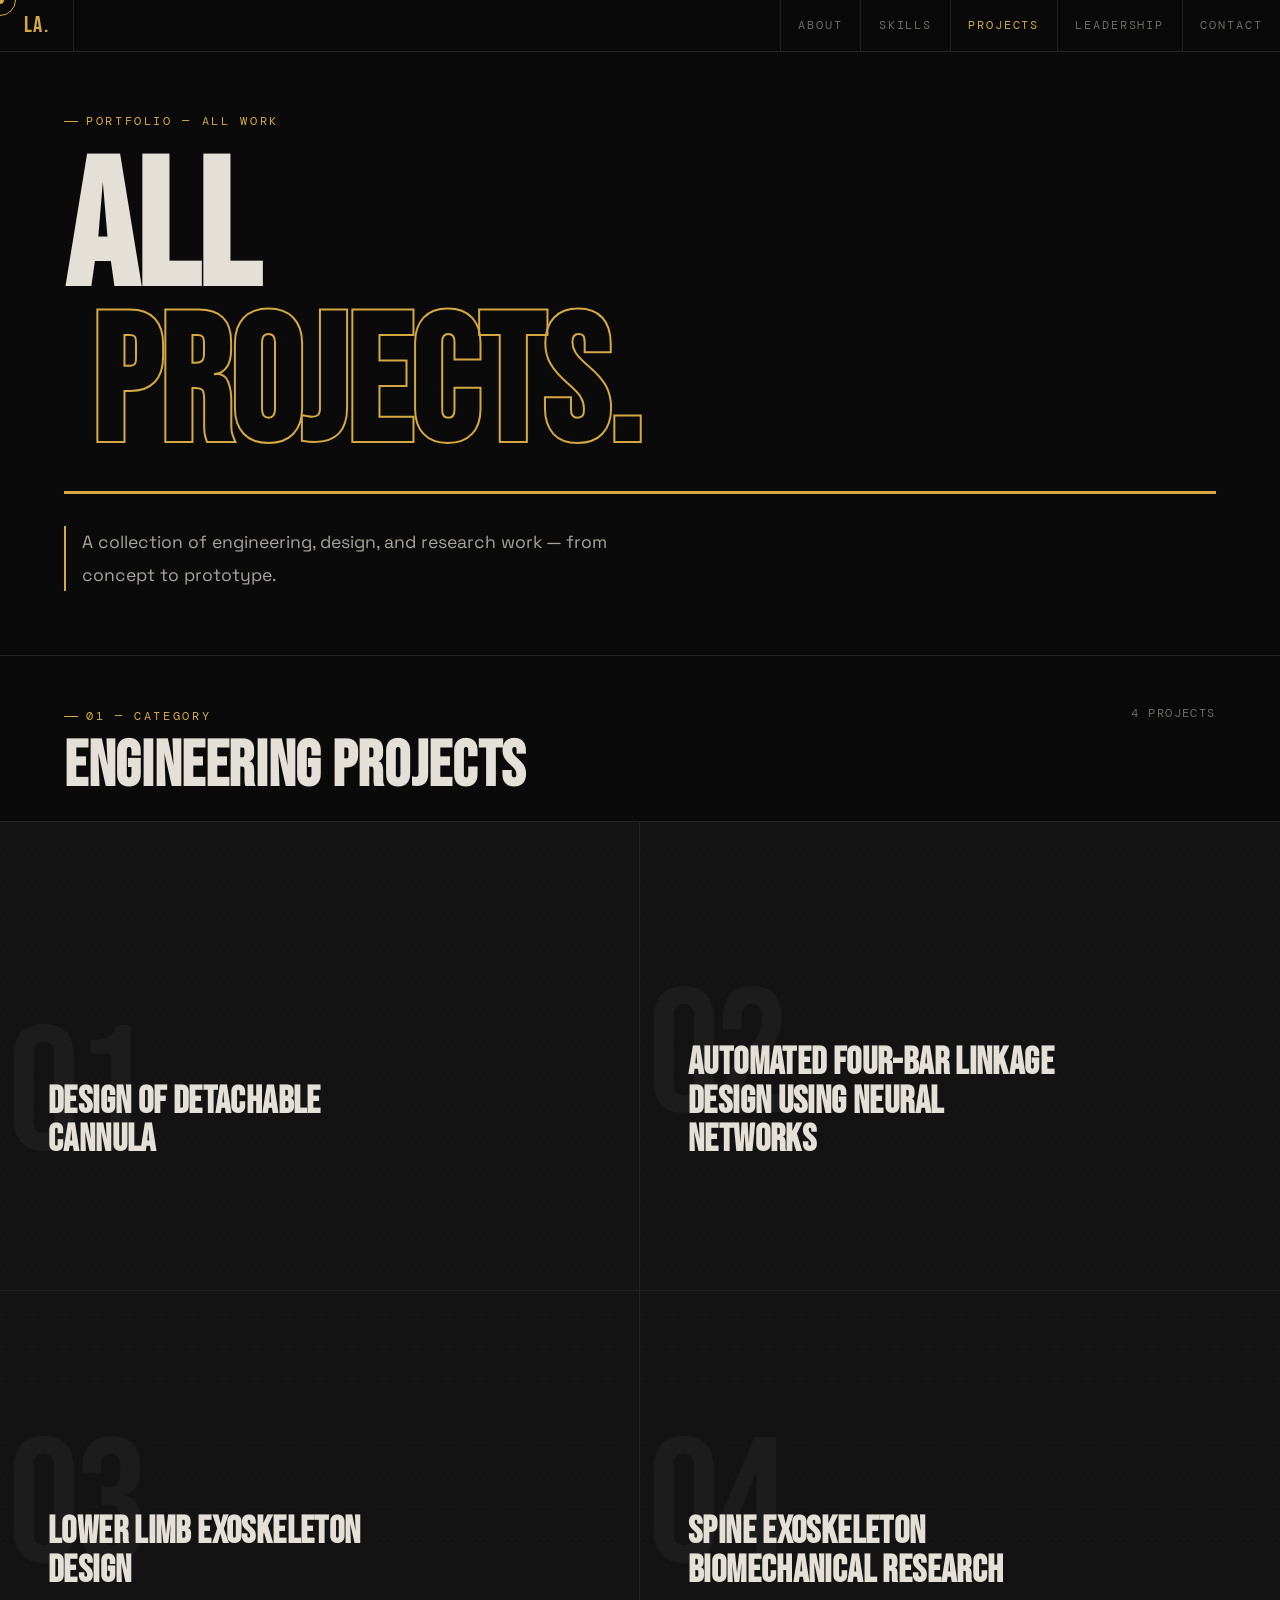
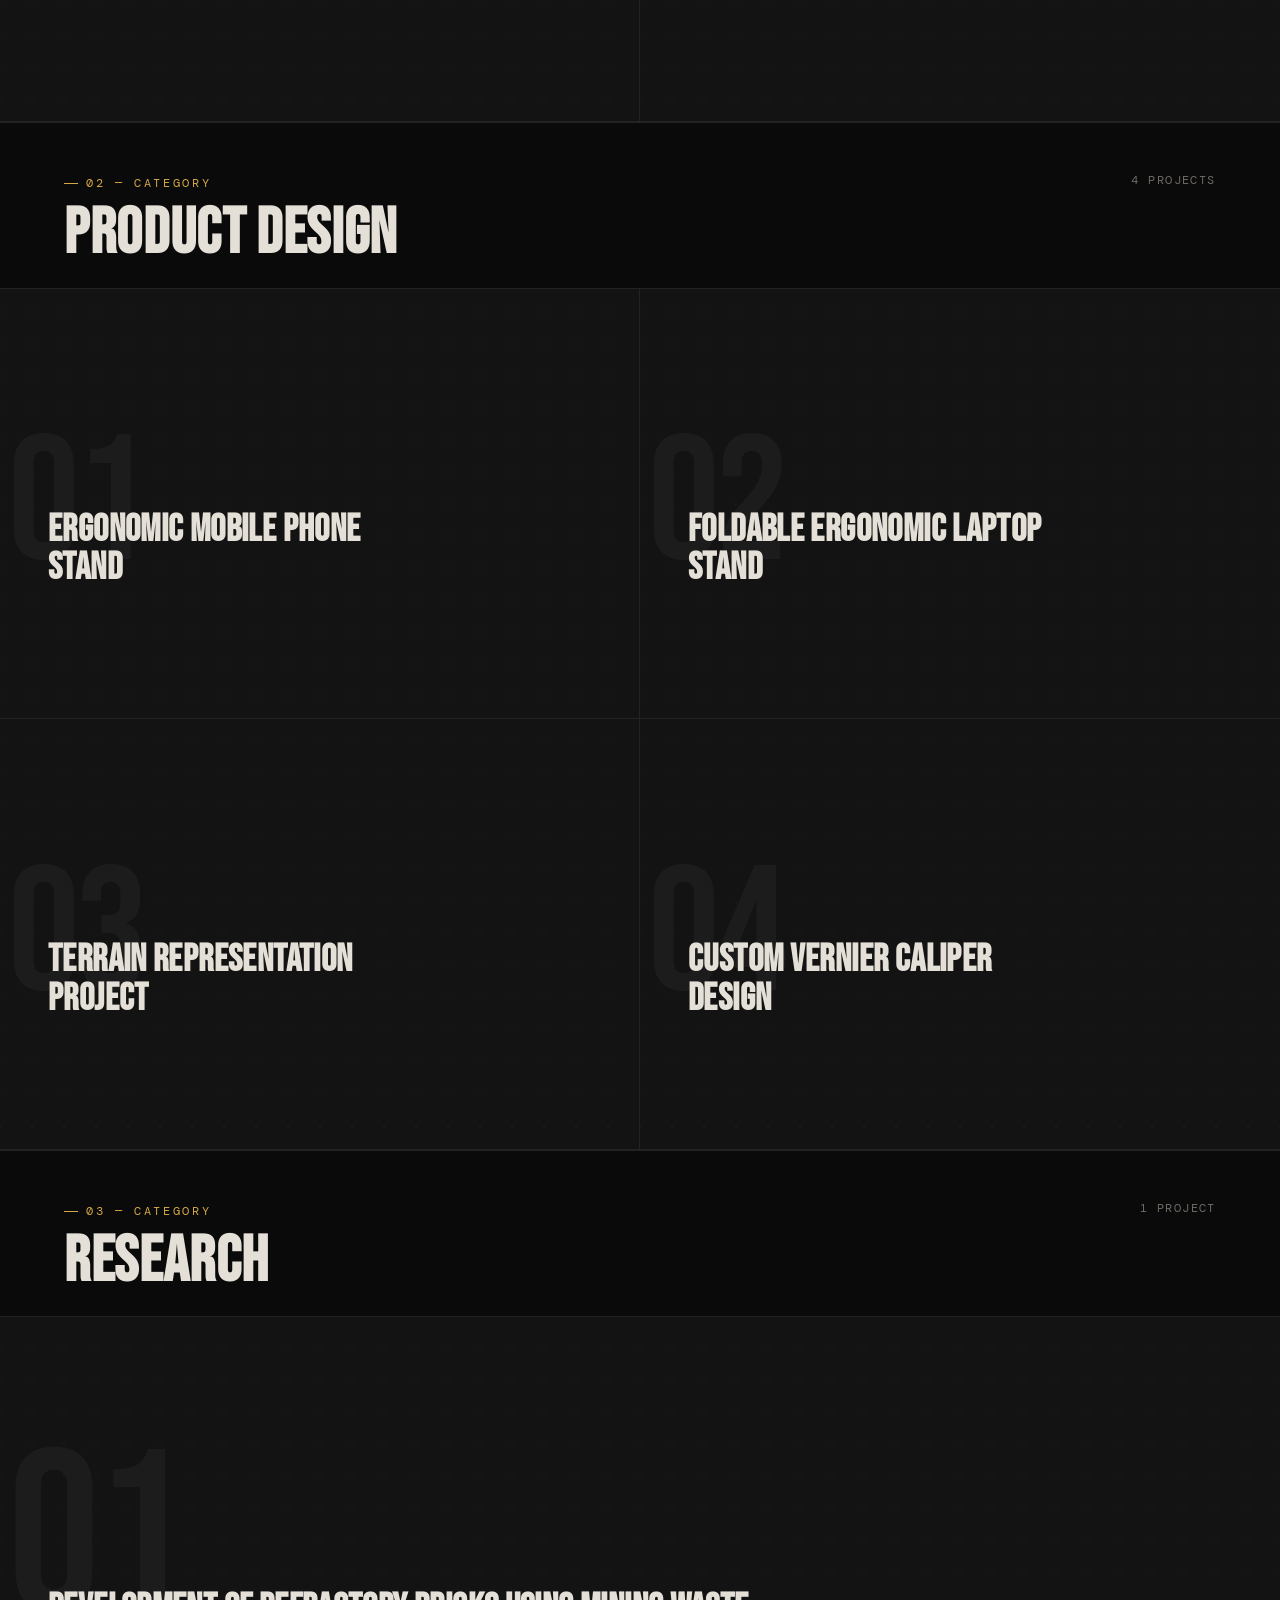
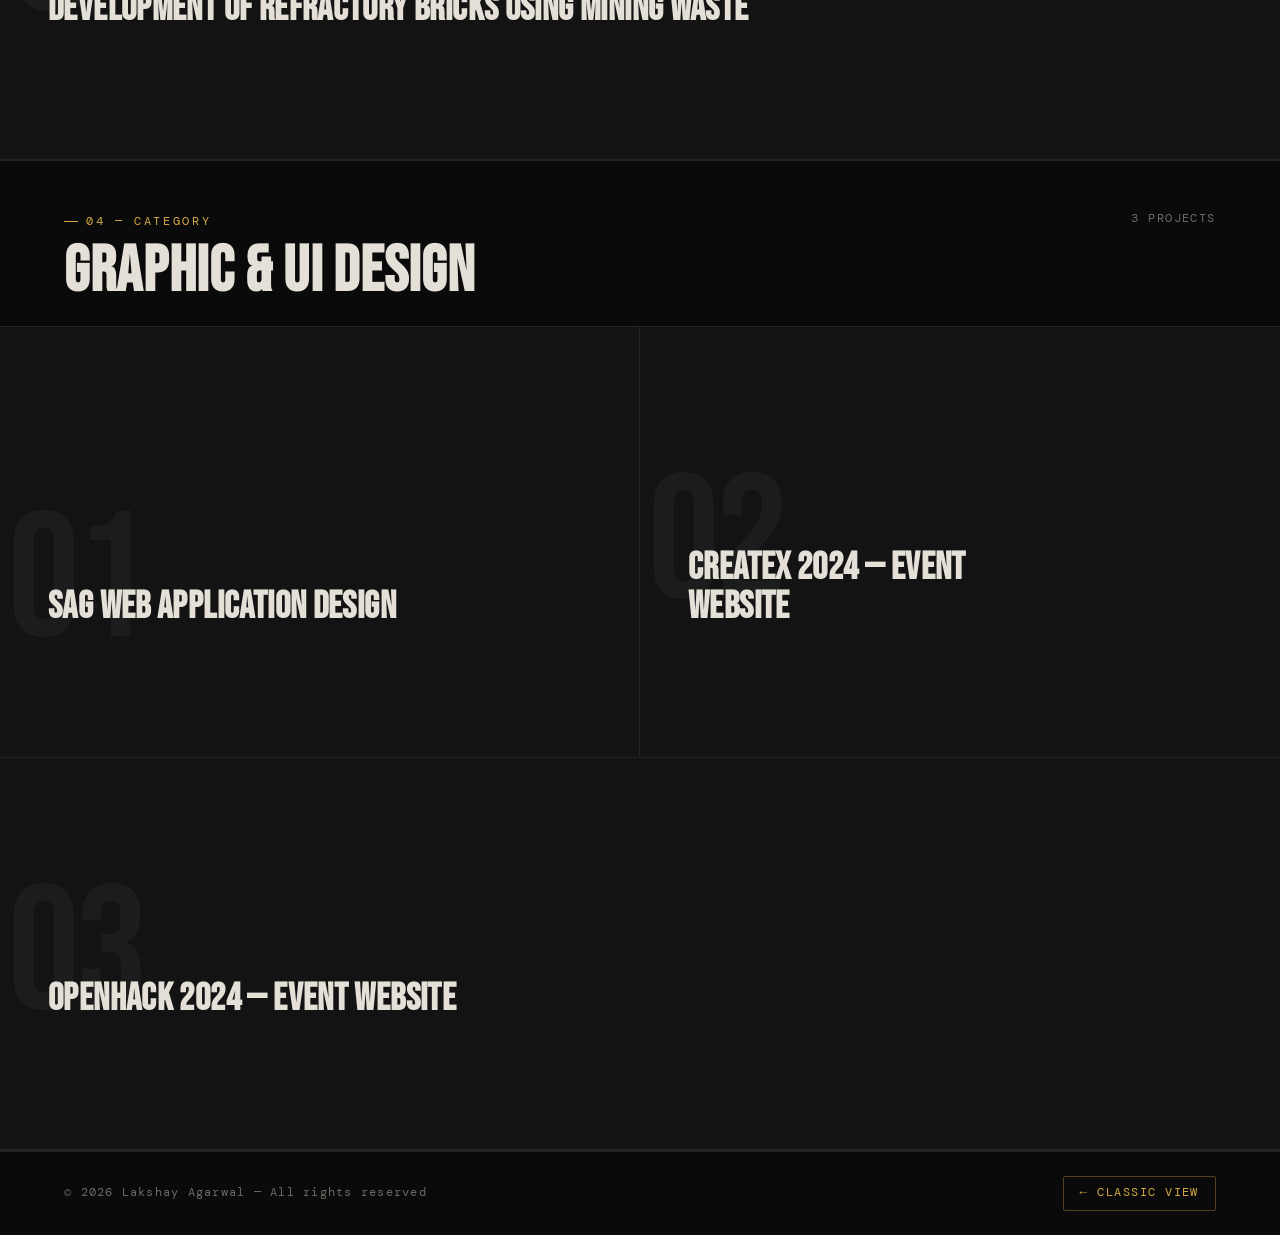
<file: alt_projects.html>
<!DOCTYPE html>
<html lang="en">

<head>
  <meta charset="UTF-8" />
  <meta name="viewport" content="width=device-width, initial-scale=1.0" />
  <meta name="description"
    content="Projects by Lakshay Agarwal — Engineering, Product Design, Research, and UI/UX work." />
  <title>Projects — Lakshay Agarwal</title>
  <link rel="preconnect" href="https://fonts.googleapis.com" />
  <link rel="preconnect" href="https://fonts.gstatic.com" crossorigin />
  <link
    href="https://fonts.googleapis.com/css2?family=Bebas+Neue&family=Space+Grotesk:ital,wght@0,300;0,400;0,600;1,300&family=DM+Mono:wght@400;500&display=swap"
    rel="stylesheet" />
  <link rel="icon" href="assets/favicon.svg" type="image/svg+xml" />
  <style>
    /* ─── TOKENS ───────────────────────────────────────── */
    :root {
      --Y: #d4a843;
      --YD: #b8922e;
      --YL: rgba(212, 168, 67, 0.12);
      --B: #0a0a0a;
      --S: #131313;
      --S2: #1a1a1a;
      --LN: #232323;
      --T: #e4e0d8;
      --T2: #a8a49c;
      --T3: #6e6a64;

      --disp: 'Bebas Neue', sans-serif;
      --body: 'Space Grotesk', sans-serif;
      --mono: 'DM Mono', monospace;
    }

    /* ─── RESET ────────────────────────────────────────── */
    *,
    *::before,
    *::after {
      box-sizing: border-box;
      margin: 0;
      padding: 0;
    }

    html {
      scroll-behavior: smooth;
    }

    body {
      background: var(--B);
      color: var(--T);
      font-family: var(--body);
      -webkit-font-smoothing: antialiased;
      overflow-x: hidden;
      cursor: none;
      line-height: 1.6;
    }

    a {
      color: inherit;
      text-decoration: none;
    }

    /* ─── CURSOR ───────────────────────────────────────── */
    #cur-d {
      position: fixed;
      z-index: 9999;
      pointer-events: none;
      width: 8px;
      height: 8px;
      border-radius: 50%;
      background: var(--Y);
      transform: translate(-50%, -50%);
    }

    #cur-r {
      position: fixed;
      z-index: 9998;
      pointer-events: none;
      width: 32px;
      height: 32px;
      border-radius: 50%;
      border: 1.5px solid var(--Y);
      transform: translate(-50%, -50%);
      transition: width .2s, height .2s;
    }

    .hover-cursor #cur-r {
      width: 48px;
      height: 48px;
    }

    /* ─── SCROLL PROGRESS ──────────────────────────────── */
    #prog {
      position: fixed;
      top: 0;
      left: 0;
      z-index: 1000;
      height: 2px;
      width: 0;
      background: var(--Y);
    }

    /* ─── NAV ──────────────────────────────────────────── */
    .nav {
      position: fixed;
      top: 0;
      left: 0;
      right: 0;
      z-index: 500;
      height: 52px;
      border-bottom: 1px solid var(--LN);
      background: rgba(10, 10, 10, 0.92);
      backdrop-filter: blur(12px);
      display: flex;
      align-items: stretch;
    }

    .nav-logo {
      display: flex;
      align-items: center;
      padding: 0 1.5rem;
      font-family: var(--disp);
      font-size: 1.45rem;
      letter-spacing: .06em;
      color: var(--Y);
      border-right: 1px solid var(--LN);
    }

    .nav-links {
      display: flex;
      align-items: stretch;
      margin-left: auto;
    }

    .nav-links a {
      font-family: var(--mono);
      font-size: .78rem;
      letter-spacing: .15em;
      text-transform: uppercase;
      color: var(--T3);
      padding: 0 1.1rem;
      border-left: 1px solid var(--LN);
      display: flex;
      align-items: center;
      transition: color .15s, background .15s;
    }

    .nav-links a:hover {
      color: var(--Y);
      background: var(--S);
    }

    .nav-links a.nav-active {
      color: var(--Y);
    }

    /* ─── PAGE HERO ────────────────────────────────────── */
    .pg-hero {
      padding: 7rem 4rem 4rem;
      border-bottom: 1px solid var(--LN);
      position: relative;
      overflow: hidden;
    }

    .pg-hero-eyebrow {
      font-family: var(--mono);
      font-size: .75rem;
      letter-spacing: .22em;
      text-transform: uppercase;
      color: var(--Y);
      margin-bottom: 1.5rem;
      display: flex;
      align-items: center;
      gap: .5rem;
    }

    .pg-hero-eyebrow::before {
      content: '';
      width: 14px;
      height: 1px;
      background: var(--Y);
      display: block;
    }

    .pg-hero-title {
      font-family: var(--disp);
      font-size: clamp(5rem, 14vw, 13rem);
      line-height: 0.87;
      letter-spacing: -.005em;
      text-transform: uppercase;
      margin-bottom: 1.5rem;
    }

    .pg-hero-title .solid {
      color: var(--T);
      display: block;
      animation: slide-left .75s cubic-bezier(.77, 0, .175, 1) .05s both;
    }

    .pg-hero-title .stroke {
      color: transparent;
      -webkit-text-stroke: 2px var(--Y);
      display: block;
      padding-left: clamp(.5rem, 2vw, 3rem);
      animation: slide-right .75s cubic-bezier(.77, 0, .175, 1) .15s both;
    }

    @keyframes slide-left {
      from {
        transform: translateX(-3%);
        opacity: 0;
      }

      to {
        transform: translateX(0);
        opacity: 1;
      }
    }

    @keyframes slide-right {
      from {
        transform: translateX(3%);
        opacity: 0;
      }

      to {
        transform: translateX(0);
        opacity: 1;
      }
    }

    .pg-hero-rule {
      height: 3px;
      background: var(--Y);
      transform-origin: left center;
      animation: expand-x .65s cubic-bezier(.77, 0, .175, 1) .55s both;
    }

    @keyframes expand-x {
      from {
        transform: scaleX(0);
      }

      to {
        transform: scaleX(1);
      }
    }

    .pg-hero-lede {
      font-size: 1.1rem;
      color: var(--T2);
      line-height: 1.85;
      max-width: 560px;
      margin-top: 2rem;
      border-left: 2px solid var(--Y);
      padding-left: 1rem;
      animation: fade-up .6s ease .75s both;
    }

    @keyframes fade-up {
      from {
        opacity: 0;
        transform: translateY(14px);
      }

      to {
        opacity: 1;
        transform: none;
      }
    }

    /* ─── CATEGORY SECTIONS ─────────────────────────────── */
    .cat-section {
      border-bottom: 1px solid var(--LN);
    }

    .cat-header {
      padding: 3rem 4rem 1.5rem;
      border-bottom: 1px solid var(--LN);
      display: flex;
      align-items: baseline;
      justify-content: space-between;
    }

    .cat-label {
      font-family: var(--mono);
      font-size: .75rem;
      letter-spacing: .22em;
      text-transform: uppercase;
      color: var(--Y);
      margin-bottom: .75rem;
      display: flex;
      align-items: center;
      gap: .5rem;
    }

    .cat-label::before {
      content: '';
      width: 14px;
      height: 1px;
      background: var(--Y);
      display: block;
    }

    .cat-title {
      font-family: var(--disp);
      font-size: clamp(2.5rem, 5vw, 4.5rem);
      line-height: 0.92;
      text-transform: uppercase;
      color: var(--T);
      letter-spacing: .01em;
    }

    .cat-count {
      font-family: var(--mono);
      font-size: .78rem;
      letter-spacing: .12em;
      text-transform: uppercase;
      color: var(--T3);
    }

    /* ─── CARD GRID ────────────────────────────────────── */
    .card-grid {
      display: grid;
      grid-template-columns: repeat(2, 1fr);
      gap: 0;
    }

    /* ─── PROJECT CARDS — LANDSCAPE OVERLAY ─────────── */
    .alt-card {
      position: relative;
      display: flex;
      flex-direction: column;
      justify-content: flex-end;
      min-height: 320px;
      background: var(--S);
      border-right: 1px solid var(--LN);
      border-bottom: 1px solid var(--LN);
      padding: 2.5rem 3rem;
      text-decoration: none;
      color: inherit;
      overflow: hidden;
      cursor: none;
      transition: background .35s;
    }

    /* Remove right border on even columns */
    .alt-card:nth-child(2n) {
      border-right: none;
    }

    /* Canvas layer for dot-grid spotlight */
    .alt-card canvas {
      position: absolute;
      inset: 0;
      width: 100%;
      height: 100%;
      pointer-events: none;
      z-index: 0;
      border-radius: inherit;
    }

    .alt-card>*:not(canvas) {
      position: relative;
      z-index: 1;
    }

    .alt-card:hover {
      background: var(--S2);
    }

    /* ── Watermark number — big background element ── */
    .ac-num {
      position: absolute;
      top: 50%;
      right: 2.5rem;
      transform: translateY(-50%);
      font-family: var(--disp);
      font-size: clamp(8rem, 14vw, 12rem);
      line-height: 1;
      color: var(--LN);
      letter-spacing: -.02em;
      transition: color .4s, opacity .4s;
      pointer-events: none;
      z-index: 0;
      opacity: 0.6;
    }

    .alt-card:hover .ac-num {
      color: var(--Y);
      opacity: 0.12;
    }

    /* ── Gold accent bar — top edge, scales in on hover ── */
    .ac-tag {
      position: absolute;
      top: 0;
      left: 0;
      right: 0;
      height: 3px;
      background: var(--Y);
      transform: scaleX(0);
      transform-origin: left center;
      transition: transform .4s cubic-bezier(.4, 0, .2, 1);
      z-index: 2;
    }

    .alt-card:hover .ac-tag {
      transform: scaleX(1);
    }

    /* ── Title ── */
    .ac-title {
      font-family: var(--disp);
      font-size: clamp(1.8rem, 3vw, 2.8rem);
      line-height: 1;
      text-transform: uppercase;
      color: var(--T);
      letter-spacing: .01em;
      transition: color .3s;
      max-width: 70%;
    }

    .alt-card:hover .ac-title {
      color: var(--Y);
    }

    /* ── Summary — hidden by default, slides up on hover ── */
    .ac-summary {
      font-size: 0.88rem;
      color: var(--T2);
      line-height: 1.7;
      margin-top: 0.75rem;
      max-width: 70%;
      opacity: 0;
      max-height: 0;
      overflow: hidden;
      transform: translateY(8px);
      transition: opacity .3s ease .05s, transform .3s ease .05s, max-height .35s ease;
    }

    .alt-card:hover .ac-summary {
      opacity: 1;
      max-height: 80px;
      transform: translateY(0);
    }

    /* ── Status pill — hidden until hover ── */
    .ac-pill {
      display: inline-block;
      margin-top: 1rem;
      padding: .35rem 1rem;
      border-radius: 2px;
      font-family: var(--mono);
      font-size: .68rem;
      font-weight: 500;
      text-transform: uppercase;
      letter-spacing: .1em;
      white-space: nowrap;
      background: var(--B);
      opacity: 0;
      transform: translateY(8px);
      transition: opacity .3s ease .1s, transform .3s ease .1s;
    }

    .alt-card:hover .ac-pill {
      opacity: 1;
      transform: translateY(0);
    }

    .ac-pill--complete {
      color: #4ade80;
      border: 1px solid #4ade80;
    }

    .ac-pill--progress {
      color: #fbbf24;
      border: 1px solid #fbbf24;
    }

    .ac-pill--design {
      color: #9382ff;
      border: 1px solid #9382ff;
    }

    /* ── Arrow — bottom right, appears on hover ── */
    .ac-arrow {
      position: absolute;
      top: 2rem;
      right: 2.5rem;
      width: 32px;
      height: 32px;
      display: flex;
      align-items: center;
      justify-content: center;
      border: 1px solid var(--LN);
      border-radius: 2px;
      color: var(--T3);
      opacity: 0;
      transform: translateX(-6px);
      transition: opacity .3s ease .08s, transform .3s ease .08s, border-color .2s, color .2s;
      z-index: 1;
    }

    .alt-card:hover .ac-arrow {
      opacity: 1;
      transform: translateX(0);
    }

    /* ─── SINGLE-ITEM ROW: full-width card ──────────── */
    .card-grid--single {
      grid-template-columns: 1fr;
    }

    .card-grid--single .alt-card {
      border-right: none;
      min-height: 280px;
    }

    .card-grid--single .ac-num {
      font-size: clamp(10rem, 18vw, 16rem);
    }

    /* ─── ODD-ITEM ROW: last card spans full if odd ─── */
    .card-grid--odd .alt-card:last-child {
      grid-column: 1 / -1;
      border-right: none;
    }

    /* ─── FOOTER ───────────────────────────────────────── */
    footer {
      background: var(--B);
      border-top: 1px solid var(--LN);
      padding: 1.5rem 4rem;
      display: flex;
      align-items: center;
      justify-content: space-between;
    }

    .ft-copy {
      font-family: var(--mono);
      font-size: .78rem;
      letter-spacing: .1em;
      color: var(--T3);
    }

    .ft-switch {
      font-family: var(--mono);
      font-size: .78rem;
      letter-spacing: .12em;
      text-transform: uppercase;
      color: var(--Y);
      border: 1px solid rgba(212, 168, 67, .35);
      padding: .4rem 1rem;
      border-radius: 2px;
      transition: background .18s, color .18s;
    }

    .ft-switch:hover {
      background: var(--Y);
      color: #1a1200;
    }

    /* ─── SCROLL REVEAL ────────────────────────────────── */
    .sr {
      opacity: 0;
      transform: translateY(28px);
      transition: opacity .6s ease, transform .6s ease;
    }

    .sr.in {
      opacity: 1;
      transform: none;
    }

    .sr[d="1"] {
      transition-delay: .1s;
    }

    .sr[d="2"] {
      transition-delay: .2s;
    }

    .sr[d="3"] {
      transition-delay: .3s;
    }

    .sr[d="4"] {
      transition-delay: .4s;
    }

    /* ─── RESPONSIVE ───────────────────────────────────── */
    @media (max-width: 1000px) {

      .pg-hero,
      .cat-header,
      footer {
        padding-left: 2rem;
        padding-right: 2rem;
      }

      .alt-card {
        padding: 2rem 2rem;
        min-height: 280px;
      }

      .ac-num {
        font-size: clamp(6rem, 12vw, 9rem);
        right: 1.5rem;
      }
    }

    @media (max-width: 700px) {
      .nav-links {
        display: none;
      }

      .card-grid {
        grid-template-columns: 1fr;
      }

      .alt-card {
        border-right: none;
      }

      .pg-hero,
      .cat-header,
      footer {
        padding-left: 1.5rem;
        padding-right: 1.5rem;
      }

      .pg-hero {
        padding-top: 5rem;
        padding-bottom: 3rem;
      }

      .pg-hero-title {
        font-size: clamp(3rem, 14vw, 5rem);
      }

      .alt-card {
        min-height: 240px;
        padding: 2rem 1.5rem;
      }

      .ac-num {
        font-size: clamp(5rem, 20vw, 7rem);
        right: 1rem;
      }

      .ac-title {
        font-size: 1.6rem;
        max-width: 80%;
      }

      .ac-arrow {
        right: 1.5rem;
        top: 1.5rem;
      }
    }

    /* ─── TOUCH DEVICES: hide custom cursor ─────────── */
    @media (hover: none) and (pointer: coarse) {
      body {
        cursor: auto;
      }

      #cur-d,
      #cur-r {
        display: none;
      }

      a,
      button {
        cursor: auto;
      }

      .alt-card {
        cursor: pointer;
      }

      /* Show summary and pill on touch since no hover */
      .ac-summary {
        opacity: 1;
        max-height: 80px;
        transform: none;
      }

      .ac-pill {
        opacity: 1;
        transform: none;
      }
    }
  </style>
</head>

<body>

  <div id="cur-d"></div>
  <div id="cur-r"></div>
  <div id="prog"></div>

  <!-- ═══ NAV ═══════════════════════════════════════════ -->
  <nav class="nav">
    <a href="alt_index.html" class="nav-logo">LA.</a>
    <div class="nav-links">
      <a href="alt_index.html#about">About</a>
      <a href="alt_index.html#skills">Skills</a>
      <a href="alt_projects.html" class="nav-active">Projects</a>
      <a href="alt_index.html#leadership">Leadership</a>
      <a href="alt_index.html#contact">Contact</a>
    </div>
  </nav>

  <!-- ═══ PAGE HERO ════════════════════════════════════ -->
  <section class="pg-hero">
    <p class="pg-hero-eyebrow sr">Portfolio — All Work</p>
    <h1 class="pg-hero-title">
      <span class="solid">ALL</span>
      <span class="stroke">PROJECTS.</span>
    </h1>
    <div class="pg-hero-rule"></div>
    <p class="pg-hero-lede sr" d="1">A collection of engineering, design, and research work — from concept to prototype.
    </p>
  </section>

  <!-- ═══ ENGINEERING PROJECTS ═════════════════════════ -->
  <section class="cat-section" id="engineering">
    <div class="cat-header sr">
      <div>
        <p class="cat-label">01 — Category</p>
        <h2 class="cat-title">Engineering Projects</h2>
      </div>
      <span class="cat-count">4 projects</span>
    </div>
    <div class="card-grid">

      <a href="projects/alt_project.html?id=cannula-design" class="alt-card sr" id="alt-card-cannula">
        <canvas></canvas>
        <div class="ac-tag"></div>
        <div class="ac-num">01</div>
        <h3 class="ac-title">Design of Detachable Cannula</h3>
        <p class="ac-summary">Detachable cannula system for improved clinical usability.</p>
        <span class="ac-pill ac-pill--progress">Ongoing</span>
        <div class="ac-arrow"><svg width="14" height="14" viewBox="0 0 24 24" fill="none" stroke="currentColor"
            stroke-width="2.5" stroke-linecap="round" stroke-linejoin="round">
            <line x1="7" y1="17" x2="17" y2="7" />
            <polyline points="7 7 17 7 17 17" />
          </svg></div>
      </a>

      <a href="projects/alt_project.html?id=four-bar-linkage" class="alt-card sr" d="1" id="alt-card-four-bar">
        <canvas></canvas>
        <div class="ac-tag"></div>
        <div class="ac-num">02</div>
        <h3 class="ac-title">Automated Four-Bar Linkage Design using Neural Networks</h3>
        <p class="ac-summary">Predicts linkage dimensions from hand-drawn coupler paths using ML.</p>
        <span class="ac-pill ac-pill--complete">Completed</span>
        <div class="ac-arrow"><svg width="14" height="14" viewBox="0 0 24 24" fill="none" stroke="currentColor"
            stroke-width="2.5" stroke-linecap="round" stroke-linejoin="round">
            <line x1="7" y1="17" x2="17" y2="7" />
            <polyline points="7 7 17 7 17 17" />
          </svg></div>
      </a>

      <a href="projects/alt_project.html?id=lower-limb-exo" class="alt-card sr" d="2" id="alt-card-lower-limb">
        <canvas></canvas>
        <div class="ac-tag"></div>
        <div class="ac-num">03</div>
        <h3 class="ac-title">Lower Limb Exoskeleton Design</h3>
        <p class="ac-summary">Concept development and CAD validation for a lower-limb assistive device.</p>
        <span class="ac-pill ac-pill--design">Design Phase</span>
        <div class="ac-arrow"><svg width="14" height="14" viewBox="0 0 24 24" fill="none" stroke="currentColor"
            stroke-width="2.5" stroke-linecap="round" stroke-linejoin="round">
            <line x1="7" y1="17" x2="17" y2="7" />
            <polyline points="7 7 17 7 17 17" />
          </svg></div>
      </a>

      <a href="projects/alt_project.html?id=spine-exo" class="alt-card sr" d="3" id="alt-card-spine-exo">
        <canvas></canvas>
        <div class="ac-tag"></div>
        <div class="ac-num">04</div>
        <h3 class="ac-title">Spine Exoskeleton Biomechanical Research</h3>
        <p class="ac-summary">Spinal loading analysis and assistive device concept exploration.</p>
        <span class="ac-pill ac-pill--complete">Completed</span>
        <div class="ac-arrow"><svg width="14" height="14" viewBox="0 0 24 24" fill="none" stroke="currentColor"
            stroke-width="2.5" stroke-linecap="round" stroke-linejoin="round">
            <line x1="7" y1="17" x2="17" y2="7" />
            <polyline points="7 7 17 7 17 17" />
          </svg></div>
      </a>

    </div>
  </section>

  <!-- ═══ PRODUCT DESIGN ══════════════════════════════ -->
  <section class="cat-section" id="product-design">
    <div class="cat-header sr">
      <div>
        <p class="cat-label">02 — Category</p>
        <h2 class="cat-title">Product Design</h2>
      </div>
      <span class="cat-count">4 projects</span>
    </div>
    <div class="card-grid">

      <a href="projects/phone-stand.html" class="alt-card sr" id="alt-card-phone-stand">
        <canvas></canvas>
        <div class="ac-tag"></div>
        <div class="ac-num">01</div>
        <h3 class="ac-title">Ergonomic Mobile Phone Stand</h3>
        <p class="ac-summary">Adjustable phone stand designed for ergonomic use.</p>
        <span class="ac-pill ac-pill--complete">Completed</span>
        <div class="ac-arrow"><svg width="14" height="14" viewBox="0 0 24 24" fill="none" stroke="currentColor"
            stroke-width="2.5" stroke-linecap="round" stroke-linejoin="round">
            <line x1="7" y1="17" x2="17" y2="7" />
            <polyline points="7 7 17 7 17 17" />
          </svg></div>
      </a>

      <a href="projects/alt_project.html?id=laptop-stand" class="alt-card sr" d="1" id="alt-card-laptop-stand">
        <canvas></canvas>
        <div class="ac-tag"></div>
        <div class="ac-num">02</div>
        <h3 class="ac-title">Foldable Ergonomic Laptop Stand</h3>
        <p class="ac-summary">Balancing ergonomics, portability, and thermal performance.</p>
        <span class="ac-pill ac-pill--design">Design Phase</span>
        <div class="ac-arrow"><svg width="14" height="14" viewBox="0 0 24 24" fill="none" stroke="currentColor"
            stroke-width="2.5" stroke-linecap="round" stroke-linejoin="round">
            <line x1="7" y1="17" x2="17" y2="7" />
            <polyline points="7 7 17 7 17 17" />
          </svg></div>
      </a>

      <a href="projects/alt_project.html?id=terrain-representation" class="alt-card sr" d="2" id="alt-card-terrain">
        <canvas></canvas>
        <div class="ac-tag"></div>
        <div class="ac-num">03</div>
        <h3 class="ac-title">Terrain Representation Project</h3>
        <p class="ac-summary">Lorem ipsum dolor sit amet, consectetur adipiscing elit.</p>
        <span class="ac-pill ac-pill--complete">Completed</span>
        <div class="ac-arrow"><svg width="14" height="14" viewBox="0 0 24 24" fill="none" stroke="currentColor"
            stroke-width="2.5" stroke-linecap="round" stroke-linejoin="round">
            <line x1="7" y1="17" x2="17" y2="7" />
            <polyline points="7 7 17 7 17 17" />
          </svg></div>
      </a>

      <a href="projects/alt_project.html?id=custom-vernier" class="alt-card sr" d="3" id="alt-card-vernier">
        <canvas></canvas>
        <div class="ac-tag"></div>
        <div class="ac-num">04</div>
        <h3 class="ac-title">Custom Vernier Caliper Design</h3>
        <p class="ac-summary">Bespoke vernier caliper designed to custom specifications.</p>
        <span class="ac-pill ac-pill--complete">Completed</span>
        <div class="ac-arrow"><svg width="14" height="14" viewBox="0 0 24 24" fill="none" stroke="currentColor"
            stroke-width="2.5" stroke-linecap="round" stroke-linejoin="round">
            <line x1="7" y1="17" x2="17" y2="7" />
            <polyline points="7 7 17 7 17 17" />
          </svg></div>
      </a>

    </div>
  </section>

  <!-- ═══ RESEARCH ════════════════════════════════════ -->
  <section class="cat-section" id="research">
    <div class="cat-header sr">
      <div>
        <p class="cat-label">03 — Category</p>
        <h2 class="cat-title">Research</h2>
      </div>
      <span class="cat-count">1 project</span>
    </div>
    <div class="card-grid card-grid--single">

      <a href="projects/alt_project.html?id=refractory-bricks" class="alt-card sr" id="alt-card-refractory">
        <canvas></canvas>
        <div class="ac-tag"></div>
        <div class="ac-num">01</div>
        <h3 class="ac-title">Development of Refractory Bricks using Mining Waste</h3>
        <p class="ac-summary">Sustainable brick compositions with custom thermal testing.</p>
        <span class="ac-pill ac-pill--complete">Completed</span>
        <div class="ac-arrow"><svg width="14" height="14" viewBox="0 0 24 24" fill="none" stroke="currentColor"
            stroke-width="2.5" stroke-linecap="round" stroke-linejoin="round">
            <line x1="7" y1="17" x2="17" y2="7" />
            <polyline points="7 7 17 7 17 17" />
          </svg></div>
      </a>

    </div>
  </section>

  <!-- ═══ GRAPHIC & UI DESIGN ═════════════════════════ -->
  <section class="cat-section" id="ui-design">
    <div class="cat-header sr">
      <div>
        <p class="cat-label">04 — Category</p>
        <h2 class="cat-title">Graphic &amp; UI Design</h2>
      </div>
      <span class="cat-count">3 projects</span>
    </div>
    <div class="card-grid card-grid--odd">

      <a href="projects/alt_project.html?id=sag-web-app" class="alt-card sr" id="alt-card-sag">
        <canvas></canvas>
        <div class="ac-tag"></div>
        <div class="ac-num">01</div>
        <h3 class="ac-title">SAG Web Application Design</h3>
        <p class="ac-summary">UI/UX design and design language for a student activity platform.</p>
        <span class="ac-pill ac-pill--complete">Completed</span>
        <div class="ac-arrow"><svg width="14" height="14" viewBox="0 0 24 24" fill="none" stroke="currentColor"
            stroke-width="2.5" stroke-linecap="round" stroke-linejoin="round">
            <line x1="7" y1="17" x2="17" y2="7" />
            <polyline points="7 7 17 7 17 17" />
          </svg></div>
      </a>

      <a href="projects/alt_project.html?id=createx-2024" class="alt-card sr" d="1" id="alt-card-createx">
        <canvas></canvas>
        <div class="ac-tag"></div>
        <div class="ac-num">02</div>
        <h3 class="ac-title">CreateX 2024 — Event Website</h3>
        <p class="ac-summary">Website design for a design challenge and exhibition event by Tech Bizz Club.</p>
        <span class="ac-pill ac-pill--complete">Completed</span>
        <div class="ac-arrow"><svg width="14" height="14" viewBox="0 0 24 24" fill="none" stroke="currentColor"
            stroke-width="2.5" stroke-linecap="round" stroke-linejoin="round">
            <line x1="7" y1="17" x2="17" y2="7" />
            <polyline points="7 7 17 7 17 17" />
          </svg></div>
      </a>

      <a href="projects/alt_project.html?id=openhack-2024" class="alt-card sr" d="2" id="alt-card-openhack">
        <canvas></canvas>
        <div class="ac-tag"></div>
        <div class="ac-num">03</div>
        <h3 class="ac-title">OpenHack 2024 — Event Website</h3>
        <p class="ac-summary">Website design for an open-source hackathon organised by Tech Bizz Club.</p>
        <span class="ac-pill ac-pill--complete">Completed</span>
        <div class="ac-arrow"><svg width="14" height="14" viewBox="0 0 24 24" fill="none" stroke="currentColor"
            stroke-width="2.5" stroke-linecap="round" stroke-linejoin="round">
            <line x1="7" y1="17" x2="17" y2="7" />
            <polyline points="7 7 17 7 17 17" />
          </svg></div>
      </a>

    </div>
  </section>

  <!-- ═══ FOOTER ═══════════════════════════════════════ -->
  <footer>
    <span class="ft-copy">© <span id="f-year"></span> Lakshay Agarwal — All rights reserved</span>
    <a href="projects.html" class="ft-switch">← Classic View</a>
  </footer>

  <!-- ═══ SCRIPTS ═══════════════════════════════════════ -->
  <script>
    /* ── Year ───────────────────────────────────────── */
    document.getElementById('f-year').textContent = new Date().getFullYear();

    /* ── Custom Cursor ─────────────────────────────── */
    const cd = document.getElementById('cur-d');
    const cr = document.getElementById('cur-r');
    let mx = 0, my = 0, rx = 0, ry = 0;
    document.addEventListener('mousemove', e => { mx = e.clientX; my = e.clientY; });
    (function cursorLoop() {
      rx += (mx - rx) * .1; ry += (my - ry) * .1;
      cd.style.cssText = `left:${mx}px;top:${my}px`;
      cr.style.cssText = `left:${rx}px;top:${ry}px`;
      requestAnimationFrame(cursorLoop);
    })();
    document.querySelectorAll('a,button').forEach(el => {
      el.addEventListener('mouseenter', () => document.body.classList.add('hover-cursor'));
      el.addEventListener('mouseleave', () => document.body.classList.remove('hover-cursor'));
    });

    /* ── Scroll progress ─────────────────────────────── */
    const pg = document.getElementById('prog');
    window.addEventListener('scroll', () => {
      pg.style.width = (window.scrollY / (document.body.scrollHeight - innerHeight) * 100) + '%';
    }, { passive: true });

    /* ── Scroll reveal ───────────────────────────────── */
    const sio = new IntersectionObserver(entries => {
      entries.forEach(e => { if (e.isIntersecting) { e.target.classList.add('in'); sio.unobserve(e.target); } });
    }, { threshold: 0.1 });
    document.querySelectorAll('.sr').forEach(el => sio.observe(el));

    /* ══════════════════════════════════════════════════
       DOT-GRID SPOTLIGHT EFFECT
       Each .alt-card has a <canvas> that renders a dot
       grid. On hover, dots near the cursor grow larger
       and glow gold; dots further away remain small and
       dim — creating a living spotlight.
    ══════════════════════════════════════════════════ */
    (function initDotGrids() {
      const GRID = 32;           // px between dot centres
      const DOT_MIN = 1;         // base dot radius
      const DOT_MAX = 4.5;       // max radius at cursor
      const INFLUENCE = 180;     // spotlight radius in px
      const COLOR_DIM = 'rgba(212,168,67,0.08)';   // far dots
      const COLOR_MID = 'rgba(212,168,67,0.25)';   // mid dots
      const COLOR_HOT = 'rgba(212,168,67,0.55)';   // near dots

      const cards = document.querySelectorAll('.alt-card');
      const DPR = window.devicePixelRatio || 1;

      cards.forEach(card => {
        const cvs = card.querySelector('canvas');
        if (!cvs) return;
        const ctx = cvs.getContext('2d');

        let w = 0, h = 0;
        let mouseX = -9999, mouseY = -9999;
        let hovering = false;
        let rafId = null;

        function resize() {
          const rect = card.getBoundingClientRect();
          w = rect.width;
          h = rect.height;
          cvs.width = w * DPR;
          cvs.height = h * DPR;
          cvs.style.width = w + 'px';
          cvs.style.height = h + 'px';
          ctx.setTransform(DPR, 0, 0, DPR, 0, 0);
          drawFrame();
        }

        function drawFrame() {
          ctx.clearRect(0, 0, w, h);

          const cols = Math.ceil(w / GRID) + 1;
          const rows = Math.ceil(h / GRID) + 1;
          // Offset so dots are centred within the card
          const ox = (w - (cols - 1) * GRID) / 2;
          const oy = (h - (rows - 1) * GRID) / 2;

          for (let r = 0; r < rows; r++) {
            for (let c = 0; c < cols; c++) {
              const x = ox + c * GRID;
              const y = oy + r * GRID;

              let radius = DOT_MIN;
              let color = COLOR_DIM;

              if (hovering) {
                const dx = x - mouseX;
                const dy = y - mouseY;
                const dist = Math.sqrt(dx * dx + dy * dy);
                const t = Math.max(0, 1 - dist / INFLUENCE);
                // Ease-out curve for smoother falloff
                const eased = t * t * (3 - 2 * t);
                radius = DOT_MIN + (DOT_MAX - DOT_MIN) * eased;

                if (t > 0.6) color = COLOR_HOT;
                else if (t > 0.2) color = COLOR_MID;
                else color = COLOR_DIM;
              }

              ctx.beginPath();
              ctx.arc(x, y, radius, 0, Math.PI * 2);
              ctx.fillStyle = color;
              ctx.fill();
            }
          }
        }

        function animate() {
          drawFrame();
          if (hovering) rafId = requestAnimationFrame(animate);
        }

        card.addEventListener('mouseenter', () => {
          hovering = true;
          animate();
        });

        card.addEventListener('mouseleave', () => {
          hovering = false;
          mouseX = -9999;
          mouseY = -9999;
          if (rafId) cancelAnimationFrame(rafId);
          drawFrame(); // reset to dim dots
        });

        card.addEventListener('mousemove', e => {
          const rect = card.getBoundingClientRect();
          mouseX = e.clientX - rect.left;
          mouseY = e.clientY - rect.top;
        });

        // Initial draw and resize handling
        resize();
        const ro = new ResizeObserver(() => resize());
        ro.observe(card);
      });
    })();
  </script>
</body>

</html>
</file>
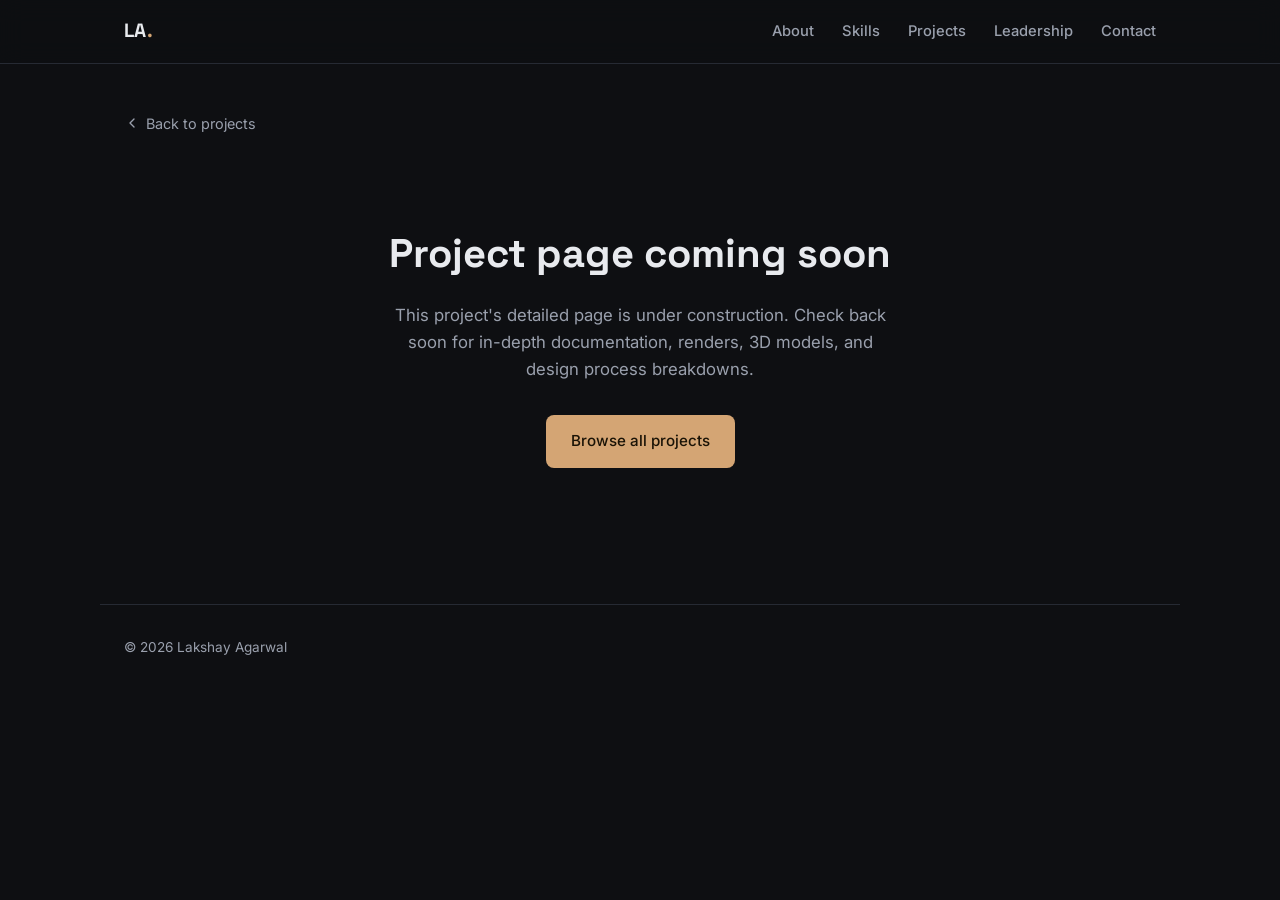
<file: project.html>
<!DOCTYPE html>
<html lang="en">

<head>
  <meta charset="UTF-8" />
  <meta name="viewport" content="width=device-width, initial-scale=1.0" />
  <meta name="description" content="Project detail — Lakshay Agarwal" />
  <title>Project — Lakshay Agarwal</title>
  <link rel="preconnect" href="https://fonts.googleapis.com" />
  <link rel="preconnect" href="https://fonts.gstatic.com" crossorigin />
  <link
    href="https://fonts.googleapis.com/css2?family=Inter:wght@300;400;500;600;700&family=Space+Grotesk:wght@500;600;700&display=swap"
    rel="stylesheet" />
  <link rel="icon" href="assets/favicon.svg" type="image/svg+xml" />
  <link rel="stylesheet" href="styles.css" />
</head>

<body>
  <header class="nav">
    <div class="nav-inner">
      <a href="index.html" class="brand">LA<span>.</span></a>
      <nav>
        <a href="index.html#about">About</a>
        <a href="index.html#skills">Skills</a>
        <a href="projects.html">Projects</a>
        <a href="index.html#leadership">Leadership</a>
        <a href="index.html#contact">Contact</a>
      </nav>
    </div>
  </header>

  <main>
    <section class="project-detail-hero">
      <a href="projects.html" class="back-link">
        <svg width="16" height="16" viewBox="0 0 24 24" fill="none" stroke="currentColor" stroke-width="2"
          stroke-linecap="round" stroke-linejoin="round">
          <path d="m15 18-6-6 6-6" />
        </svg>
        Back to projects
      </a>
      <div class="coming-soon">
        <h1>Project page coming soon</h1>
        <p>This project's detailed page is under construction. Check back soon for in-depth documentation, renders, 3D
          models, and design process breakdowns.</p>
        <a href="projects.html" class="btn primary">Browse all projects</a>
      </div>
    </section>
  </main>

  <footer>
    <p>© <span id="year"></span> Lakshay Agarwal</p>
  </footer>

  <script src="script.js"></script>
</body>

</html>
</file>
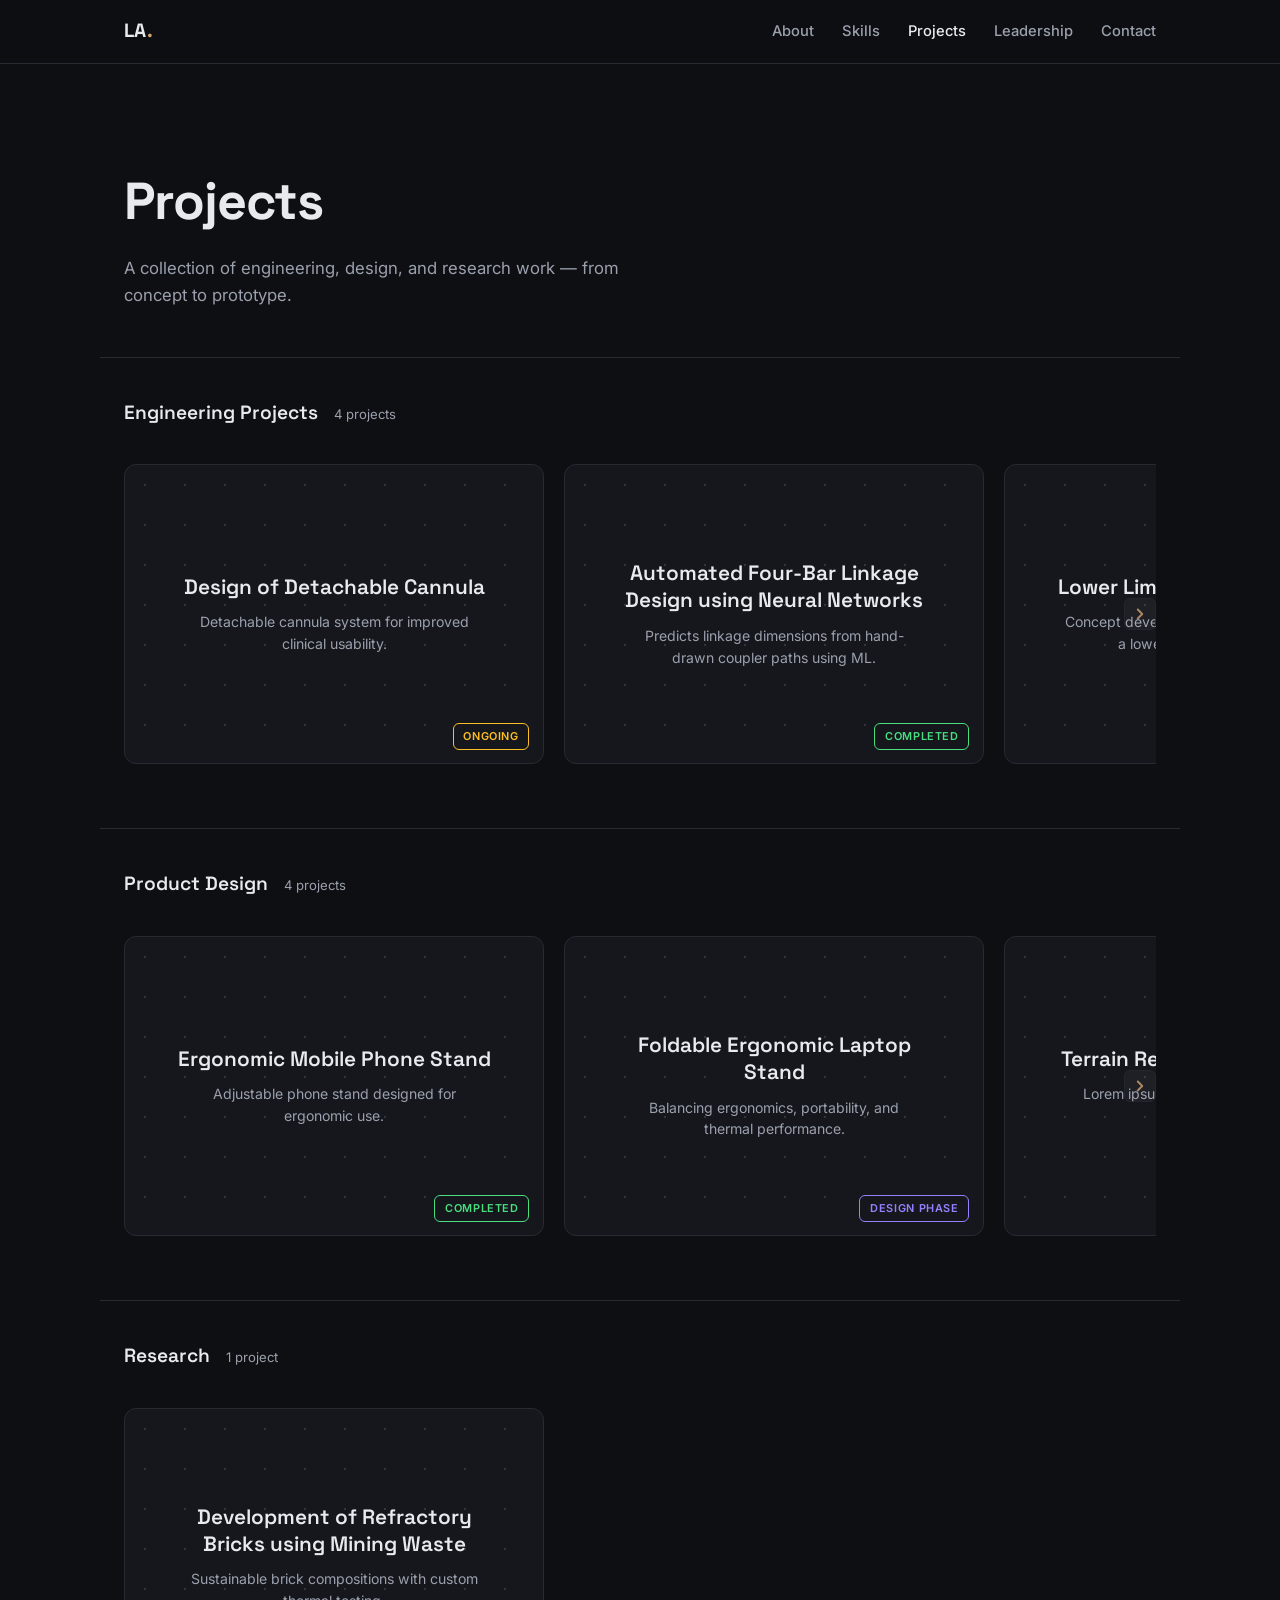
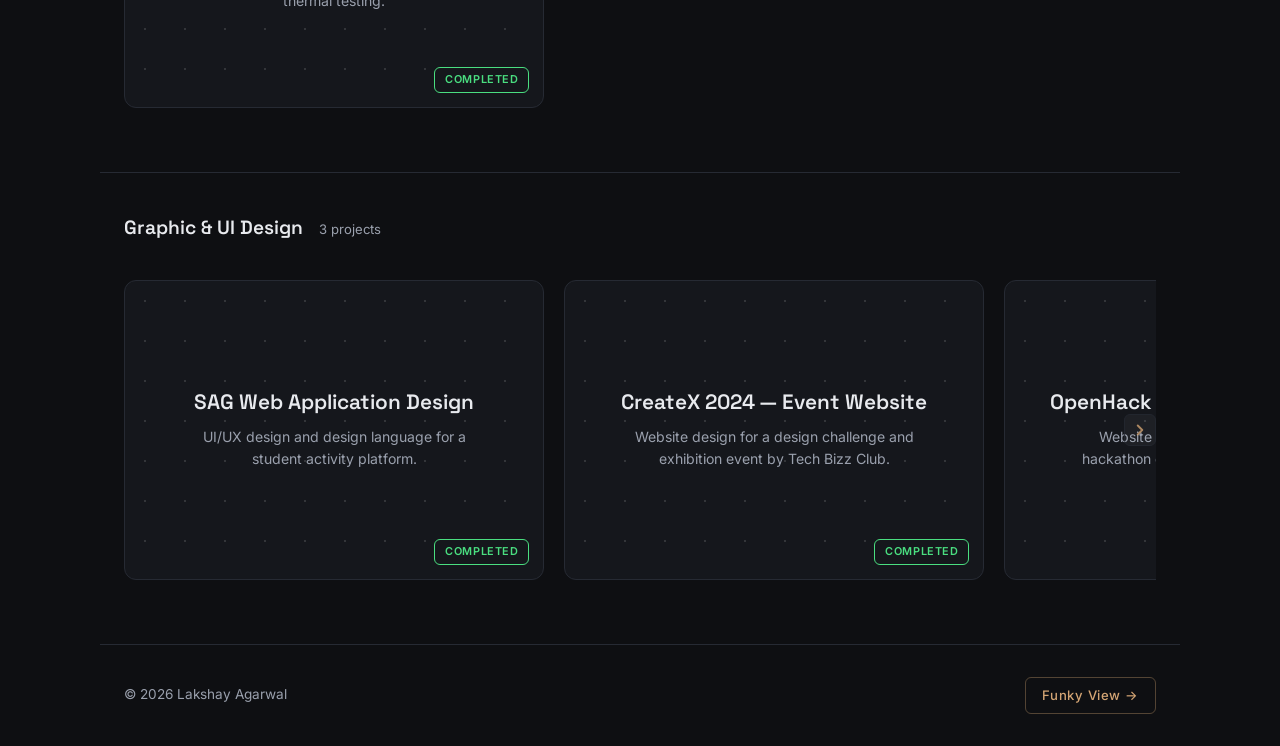
<file: projects.html>
<!DOCTYPE html>
<html lang="en">

<head>
  <meta charset="UTF-8" />
  <meta name="viewport" content="width=device-width, initial-scale=1.0" />
  <meta name="description"
    content="Projects by Lakshay Agarwal — Engineering, Product Design, Research, and UI/UX work." />
  <title>Projects — Lakshay Agarwal</title>
  <link rel="preconnect" href="https://fonts.googleapis.com" />
  <link rel="preconnect" href="https://fonts.gstatic.com" crossorigin />
  <link
    href="https://fonts.googleapis.com/css2?family=Inter:wght@300;400;500;600;700&family=Space+Grotesk:wght@500;600;700&display=swap"
    rel="stylesheet" />
  <link rel="icon" href="assets/favicon.svg" type="image/svg+xml" />
  <link rel="stylesheet" href="styles.css" />
</head>

<body>
  <header class="nav">
    <div class="nav-inner">
      <a href="index.html" class="brand">LA<span>.</span></a>
      <nav>
        <a href="index.html#about">About</a>
        <a href="index.html#skills">Skills</a>
        <a href="projects.html" class="nav-active">Projects</a>
        <a href="index.html#leadership">Leadership</a>
        <a href="index.html#contact">Contact</a>
      </nav>
    </div>
  </header>

  <main>
    <!-- PAGE HERO -->
    <section class="pg-hero">
      <h1>Projects</h1>
      <p>A collection of engineering, design, and research work — from concept to prototype.</p>
    </section>

    <!-- ENGINEERING PROJECTS -->
    <section class="category-section" id="engineering">
      <div class="category-header">
        <h2 class="category-heading">Engineering Projects</h2>
        <span class="category-count">4 projects</span>
      </div>
      <div class="scroll-wrapper">
        <button class="scroll-btn scroll-btn--prev" aria-label="Scroll left" hidden>
          <svg width="18" height="18" viewBox="0 0 24 24" fill="none" stroke="currentColor" stroke-width="2.5"
            stroke-linecap="round" stroke-linejoin="round">
            <polyline points="15 18 9 12 15 6" />
          </svg>
        </button>
        <div class="card-scroll">

          <a href="projects/project.html?id=cannula-design" class="project-card" id="card-cannula">
            <h3 class="card-title">Design of Detachable Cannula</h3>
            <p class="card-summary">Detachable cannula system for improved clinical usability.</p>
            <span class="pill pill--progress">Ongoing</span>
          </a>

          <a href="projects/project.html?id=four-bar-linkage" class="project-card" id="card-four-bar">
            <h3 class="card-title">Automated Four-Bar Linkage Design using Neural Networks</h3>
            <p class="card-summary">Predicts linkage dimensions from hand-drawn coupler paths using ML.</p>
            <span class="pill pill--complete">Completed</span>
          </a>

          <a href="projects/project.html?id=lower-limb-exo" class="project-card" id="card-lower-limb-exo">
            <h3 class="card-title">Lower Limb Exoskeleton Design</h3>
            <p class="card-summary">Concept development and CAD validation for a lower-limb assistive device.</p>
            <span class="pill pill--design">Design Phase</span>
          </a>

          <a href="projects/project.html?id=spine-exo" class="project-card" id="card-spine-exo">
            <h3 class="card-title">Spine Exoskeleton Biomechanical Research</h3>
            <p class="card-summary">Spinal loading analysis and assistive device concept exploration.</p>
            <span class="pill pill--complete">Completed</span>
          </a>

        </div>
        <button class="scroll-btn scroll-btn--next" aria-label="Scroll right">
          <svg width="18" height="18" viewBox="0 0 24 24" fill="none" stroke="currentColor" stroke-width="2.5"
            stroke-linecap="round" stroke-linejoin="round">
            <polyline points="9 18 15 12 9 6" />
          </svg>
        </button>
      </div>
    </section>

    <!-- PRODUCT DESIGN -->
    <section class="category-section" id="product-design">
      <div class="category-header">
        <h2 class="category-heading">Product Design</h2>
        <span class="category-count">4 projects</span>
      </div>
      <div class="scroll-wrapper">
        <button class="scroll-btn scroll-btn--prev" aria-label="Scroll left" hidden>
          <svg width="18" height="18" viewBox="0 0 24 24" fill="none" stroke="currentColor" stroke-width="2.5"
            stroke-linecap="round" stroke-linejoin="round">
            <polyline points="15 18 9 12 15 6" />
          </svg>
        </button>
        <div class="card-scroll">

          <a href="projects/phone-stand.html" class="project-card" id="card-phone-stand">
            <h3 class="card-title">Ergonomic Mobile Phone Stand</h3>
            <p class="card-summary">Adjustable phone stand designed for ergonomic use.</p>
            <span class="pill pill--complete">Completed</span>
          </a>

          <a href="projects/project.html?id=laptop-stand" class="project-card" id="card-laptop-stand">
            <h3 class="card-title">Foldable Ergonomic Laptop Stand</h3>
            <p class="card-summary">Balancing ergonomics, portability, and thermal performance.</p>
            <span class="pill pill--design">Design Phase</span>
          </a>

          <a href="projects/project.html?id=terrain-representation" class="project-card" id="card-terrain">
            <h3 class="card-title">Terrain Representation Project</h3>
            <p class="card-summary">Lorem ipsum dolor sit amet, consectetur adipiscing elit.</p>
            <span class="pill pill--complete">Completed</span>
          </a>

          <a href="projects/project.html?id=custom-vernier" class="project-card" id="card-vernier">
            <h3 class="card-title">Custom Vernier Caliper Design</h3>
            <p class="card-summary">Bespoke vernier caliper designed to custom specifications.</p>
            <span class="pill pill--complete">Completed</span>
          </a>

        </div>
        <button class="scroll-btn scroll-btn--next" aria-label="Scroll right">
          <svg width="18" height="18" viewBox="0 0 24 24" fill="none" stroke="currentColor" stroke-width="2.5"
            stroke-linecap="round" stroke-linejoin="round">
            <polyline points="9 18 15 12 9 6" />
          </svg>
        </button>
      </div>
    </section>

    <!-- RESEARCH -->
    <section class="category-section" id="research">
      <div class="category-header">
        <h2 class="category-heading">Research</h2>
        <span class="category-count">1 project</span>
      </div>
      <div class="scroll-wrapper">
        <button class="scroll-btn scroll-btn--prev" aria-label="Scroll left" hidden>
          <svg width="18" height="18" viewBox="0 0 24 24" fill="none" stroke="currentColor" stroke-width="2.5"
            stroke-linecap="round" stroke-linejoin="round">
            <polyline points="15 18 9 12 15 6" />
          </svg>
        </button>
        <div class="card-scroll">

          <a href="projects/project.html?id=refractory-bricks" class="project-card" id="card-refractory">
            <h3 class="card-title">Development of Refractory Bricks using Mining Waste</h3>
            <p class="card-summary">Sustainable brick compositions with custom thermal testing.</p>
            <span class="pill pill--complete">Completed</span>
          </a>

        </div>
        <button class="scroll-btn scroll-btn--next" aria-label="Scroll right" hidden>
          <svg width="18" height="18" viewBox="0 0 24 24" fill="none" stroke="currentColor" stroke-width="2.5"
            stroke-linecap="round" stroke-linejoin="round">
            <polyline points="9 18 15 12 9 6" />
          </svg>
        </button>
      </div>
    </section>

    <!-- GRAPHIC & UI DESIGN -->
    <section class="category-section" id="ui-design">
      <div class="category-header">
        <h2 class="category-heading">Graphic &amp; UI Design</h2>
        <span class="category-count">3 projects</span>
      </div>
      <div class="scroll-wrapper">
        <button class="scroll-btn scroll-btn--prev" aria-label="Scroll left" hidden>
          <svg width="18" height="18" viewBox="0 0 24 24" fill="none" stroke="currentColor" stroke-width="2.5"
            stroke-linecap="round" stroke-linejoin="round">
            <polyline points="15 18 9 12 15 6" />
          </svg>
        </button>
        <div class="card-scroll">

          <a href="projects/project.html?id=sag-web-app" class="project-card" id="card-sag">
            <h3 class="card-title">SAG Web Application Design</h3>
            <p class="card-summary">UI/UX design and design language for a student activity platform.</p>
            <span class="pill pill--complete">Completed</span>
          </a>

          <a href="projects/project.html?id=createx-2024" class="project-card" id="card-createx">
            <h3 class="card-title">CreateX 2024 — Event Website</h3>
            <p class="card-summary">Website design for a design challenge and exhibition event by Tech Bizz Club.</p>
            <span class="pill pill--complete">Completed</span>
          </a>

          <a href="projects/project.html?id=openhack-2024" class="project-card" id="card-openhack">
            <h3 class="card-title">OpenHack 2024 — Event Website</h3>
            <p class="card-summary">Website design for an open-source hackathon organised by Tech Bizz Club.</p>
            <span class="pill pill--complete">Completed</span>
          </a>

        </div>
        <button class="scroll-btn scroll-btn--next" aria-label="Scroll right">
          <svg width="18" height="18" viewBox="0 0 24 24" fill="none" stroke="currentColor" stroke-width="2.5"
            stroke-linecap="round" stroke-linejoin="round">
            <polyline points="9 18 15 12 9 6" />
          </svg>
        </button>
      </div>
    </section>

  </main>

  <footer>
    <p>© <span id="year"></span> Lakshay Agarwal</p>
    <a href="alt_projects.html" class="view-alt">Funky View →</a>
  </footer>

  <script src="script.js"></script>
  <script>
    // Scroll chevron logic for each card-scroll row
    document.querySelectorAll('.scroll-wrapper').forEach(wrapper => {
      const track = wrapper.querySelector('.card-scroll');
      const btnPrev = wrapper.querySelector('.scroll-btn--prev');
      const btnNext = wrapper.querySelector('.scroll-btn--next');

      function updateButtons() {
        const atStart = track.scrollLeft <= 4;
        const atEnd = track.scrollLeft + track.clientWidth >= track.scrollWidth - 4;
        btnPrev.hidden = atStart;
        btnNext.hidden = atEnd;
      }

      const SCROLL_AMOUNT = 460;

      btnPrev.addEventListener('click', () => {
        track.scrollBy({ left: -SCROLL_AMOUNT, behavior: 'smooth' });
      });
      btnNext.addEventListener('click', () => {
        track.scrollBy({ left: SCROLL_AMOUNT, behavior: 'smooth' });
      });

      track.addEventListener('scroll', updateButtons, { passive: true });

      // Initial state
      updateButtons();
    });
  </script>
</body>

</html>
</file>
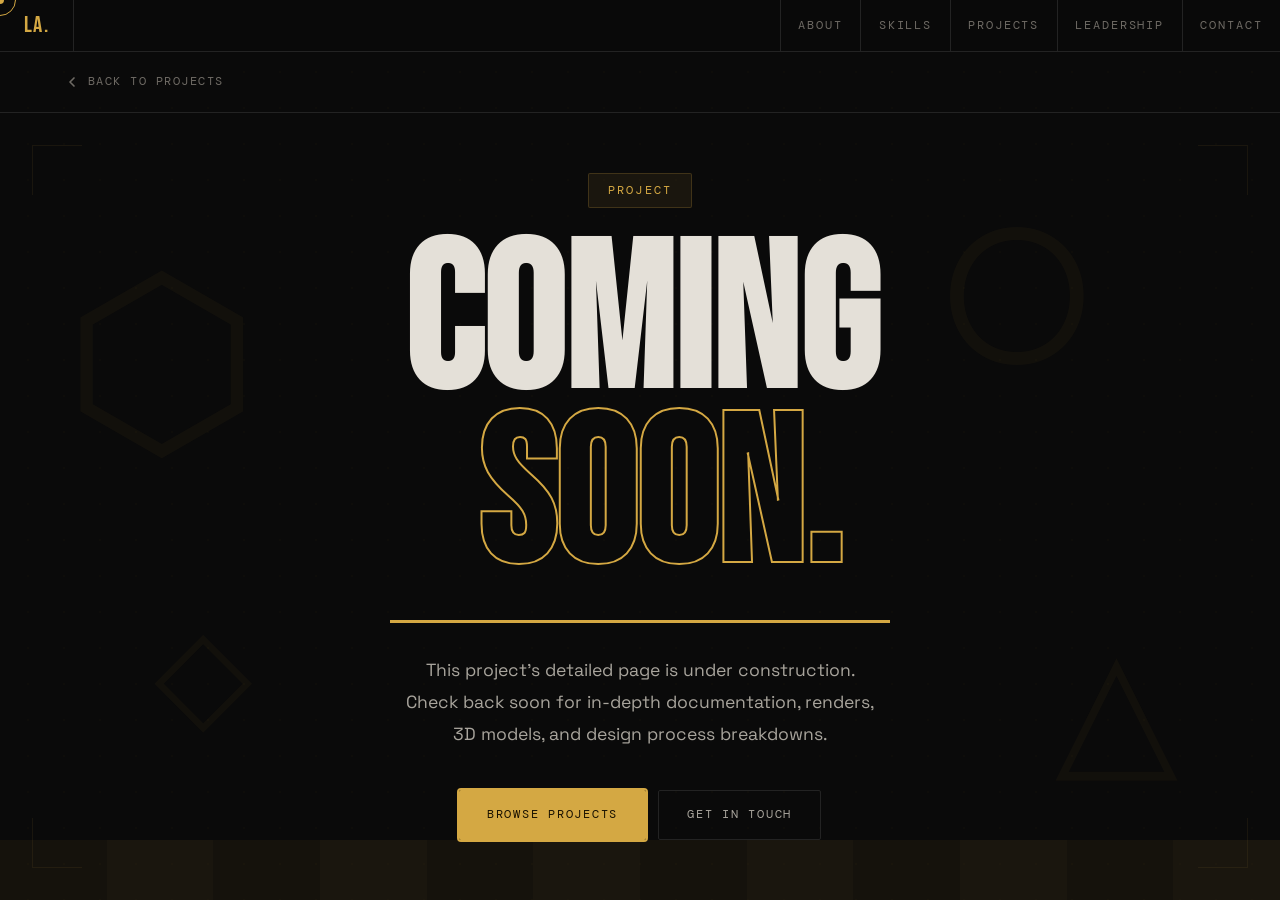
<file: projects/alt_project.html>
<!DOCTYPE html>
<html lang="en">

<head>
  <meta charset="UTF-8" />
  <meta name="viewport" content="width=device-width, initial-scale=1.0" />
  <meta name="description" content="Project detail — Coming soon — Lakshay Agarwal" />
  <title>Coming Soon — Lakshay Agarwal</title>
  <link rel="preconnect" href="https://fonts.googleapis.com" />
  <link rel="preconnect" href="https://fonts.gstatic.com" crossorigin />
  <link
    href="https://fonts.googleapis.com/css2?family=Bebas+Neue&family=Space+Grotesk:ital,wght@0,300;0,400;0,600;1,300&family=DM+Mono:wght@400;500&display=swap"
    rel="stylesheet" />
  <link rel="icon" href="../assets/favicon.svg" type="image/svg+xml" />
  <style>
    /* ─── TOKENS ───────────────────────────────────────── */
    :root {
      --Y: #d4a843;
      --YD: #b8922e;
      --B: #0a0a0a;
      --S: #131313;
      --S2: #1a1a1a;
      --LN: #232323;
      --T: #e4e0d8;
      --T2: #a8a49c;
      --T3: #6e6a64;

      --disp: 'Bebas Neue', sans-serif;
      --body: 'Space Grotesk', sans-serif;
      --mono: 'DM Mono', monospace;
    }

    /* ─── RESET ────────────────────────────────────────── */
    *, *::before, *::after { box-sizing: border-box; margin: 0; padding: 0; }
    html { scroll-behavior: smooth; }

    body {
      background: var(--B);
      color: var(--T);
      font-family: var(--body);
      -webkit-font-smoothing: antialiased;
      overflow: hidden;
      cursor: none;
      line-height: 1.6;
      height: 100vh;
    }

    a { color: inherit; text-decoration: none; }

    /* ─── CURSOR ───────────────────────────────────────── */
    #cur-d {
      position: fixed; z-index: 9999; pointer-events: none;
      width: 8px; height: 8px; border-radius: 50%;
      background: var(--Y); transform: translate(-50%, -50%);
    }
    #cur-r {
      position: fixed; z-index: 9998; pointer-events: none;
      width: 32px; height: 32px; border-radius: 50%;
      border: 1.5px solid var(--Y); transform: translate(-50%, -50%);
      transition: width .2s, height .2s;
    }
    .hover-cursor #cur-r { width: 48px; height: 48px; }

    /* ─── NAV ──────────────────────────────────────────── */
    .nav {
      position: fixed; top: 0; left: 0; right: 0; z-index: 500;
      height: 52px; border-bottom: 1px solid var(--LN);
      background: rgba(10, 10, 10, 0.92); backdrop-filter: blur(12px);
      display: flex; align-items: stretch;
    }
    .nav-logo {
      display: flex; align-items: center; padding: 0 1.5rem;
      font-family: var(--disp); font-size: 1.45rem;
      letter-spacing: .06em; color: var(--Y); border-right: 1px solid var(--LN);
    }
    .nav-links { display: flex; align-items: stretch; margin-left: auto; }
    .nav-links a {
      font-family: var(--mono); font-size: .78rem; letter-spacing: .15em;
      text-transform: uppercase; color: var(--T3); padding: 0 1.1rem;
      border-left: 1px solid var(--LN); display: flex; align-items: center;
      transition: color .15s, background .15s;
    }
    .nav-links a:hover { color: var(--Y); background: var(--S); }

    /* ─── FULLSCREEN CANVAS ────────────────────────────── */
    #grid-canvas {
      position: fixed;
      inset: 0;
      width: 100%;
      height: 100%;
      z-index: 0;
      pointer-events: none;
    }

    /* ─── MAIN LAYOUT ─────────────────────────────────── */
    .page {
      position: relative;
      z-index: 1;
      height: 100vh;
      display: flex;
      flex-direction: column;
      padding-top: 52px;
    }

    /* ── Back link ── */
    .back-bar {
      display: flex;
      align-items: center;
      padding: 1.25rem 4rem;
      border-bottom: 1px solid var(--LN);
      flex-shrink: 0;
    }

    .back-link {
      font-family: var(--mono);
      font-size: .78rem;
      letter-spacing: .12em;
      text-transform: uppercase;
      color: var(--T3);
      display: flex;
      align-items: center;
      gap: .5rem;
      transition: color .2s;
      cursor: none;
    }
    .back-link:hover { color: var(--Y); }
    .back-link svg { transition: transform .2s; }
    .back-link:hover svg { transform: translateX(-3px); }

    /* ── Center content ── */
    .center {
      flex: 1;
      display: flex;
      flex-direction: column;
      align-items: center;
      justify-content: center;
      position: relative;
      padding: 2rem;
    }

    /* Giant "COMING SOON" text */
    .cs-title {
      font-family: var(--disp);
      text-transform: uppercase;
      text-align: center;
      line-height: 0.85;
      letter-spacing: -.02em;
      position: relative;
    }

    .cs-line {
      display: block;
      font-size: clamp(5rem, 16vw, 16rem);
    }

    .cs-line-1 {
      color: var(--T);
      animation: cs-slide-left .8s cubic-bezier(.77,0,.175,1) .1s both;
    }

    .cs-line-2 {
      color: transparent;
      -webkit-text-stroke: 2px var(--Y);
      padding-left: clamp(1rem, 3vw, 5rem);
      animation: cs-slide-right .8s cubic-bezier(.77,0,.175,1) .2s both;
    }

    @keyframes cs-slide-left {
      from { transform: translateX(-5%); opacity: 0; }
      to { transform: translateX(0); opacity: 1; }
    }
    @keyframes cs-slide-right {
      from { transform: translateX(5%); opacity: 0; }
      to { transform: translateX(0); opacity: 1; }
    }

    /* Gold rule under title */
    .cs-rule {
      width: min(500px, 70vw);
      height: 3px;
      background: var(--Y);
      margin: 2rem auto;
      transform-origin: center;
      animation: cs-expand .6s cubic-bezier(.77,0,.175,1) .6s both;
    }

    @keyframes cs-expand {
      from { transform: scaleX(0); }
      to { transform: scaleX(1); }
    }

    /* Subtitle */
    .cs-sub {
      font-size: 1.1rem;
      color: var(--T2);
      line-height: 1.8;
      max-width: 480px;
      text-align: center;
      animation: cs-fade-up .6s ease .8s both;
    }

    @keyframes cs-fade-up {
      from { opacity: 0; transform: translateY(14px); }
      to { opacity: 1; transform: none; }
    }

    /* Project ID badge */
    .cs-id {
      font-family: var(--mono);
      font-size: .72rem;
      letter-spacing: .18em;
      text-transform: uppercase;
      color: var(--Y);
      background: rgba(212, 168, 67, 0.08);
      border: 1px solid rgba(212, 168, 67, 0.2);
      padding: .45rem 1.2rem;
      border-radius: 2px;
      margin-bottom: 2rem;
      animation: cs-fade-up .5s ease .4s both;
    }

    /* CTA buttons */
    .cs-btns {
      display: flex;
      gap: .75rem;
      margin-top: 2.5rem;
      animation: cs-fade-up .5s ease 1s both;
    }

    .btn {
      font-family: var(--mono);
      font-size: .78rem;
      letter-spacing: .14em;
      text-transform: uppercase;
      padding: .85rem 1.75rem;
      display: inline-flex;
      align-items: center;
      gap: .45rem;
      border-radius: 2px;
      transition: .18s;
      cursor: none;
      border: none;
    }

    .btn-gold {
      background: var(--Y);
      color: #1a1200;
      outline: 2px solid var(--Y);
      outline-offset: 0;
    }
    .btn-gold:hover {
      outline-offset: 5px;
      background: var(--YD);
    }

    .btn-out {
      background: transparent;
      color: var(--T2);
      border: 1px solid var(--LN);
    }
    .btn-out:hover {
      border-color: var(--Y);
      color: var(--Y);
    }

    /* ── Animated construction bars ── */
    .construct-bars {
      position: absolute;
      bottom: 0;
      left: 0;
      right: 0;
      height: 60px;
      display: flex;
      gap: 0;
      overflow: hidden;
      opacity: 0.08;
      pointer-events: none;
    }

    .cb {
      flex: 1;
      background: var(--Y);
      transform-origin: bottom center;
      animation: cb-grow 1.5s cubic-bezier(.4,0,.2,1) both;
    }

    .cb:nth-child(odd) { opacity: 0.7; }
    .cb:nth-child(1) { animation-delay: .2s; }
    .cb:nth-child(2) { animation-delay: .35s; }
    .cb:nth-child(3) { animation-delay: .15s; }
    .cb:nth-child(4) { animation-delay: .45s; }
    .cb:nth-child(5) { animation-delay: .1s; }
    .cb:nth-child(6) { animation-delay: .5s; }
    .cb:nth-child(7) { animation-delay: .25s; }
    .cb:nth-child(8) { animation-delay: .4s; }
    .cb:nth-child(9) { animation-delay: .3s; }
    .cb:nth-child(10) { animation-delay: .55s; }
    .cb:nth-child(11) { animation-delay: .18s; }
    .cb:nth-child(12) { animation-delay: .42s; }

    @keyframes cb-grow {
      from { transform: scaleY(0); }
      to { transform: scaleY(1); }
    }

    /* ── Floating glyphs ── */
    .glyph {
      position: absolute;
      font-family: var(--disp);
      color: var(--Y);
      opacity: 0.04;
      pointer-events: none;
      user-select: none;
      animation: glyph-float 8s ease-in-out infinite;
    }

    .glyph-1 { font-size: 14rem; top: 10%; left: 5%; animation-delay: 0s; }
    .glyph-2 { font-size: 10rem; top: 60%; right: 8%; animation-delay: 2s; }
    .glyph-3 { font-size: 8rem; bottom: 15%; left: 12%; animation-delay: 4s; }
    .glyph-4 { font-size: 12rem; top: 5%; right: 15%; animation-delay: 1s; }

    @keyframes glyph-float {
      0%, 100% { transform: translateY(0) rotate(0deg); }
      50% { transform: translateY(-15px) rotate(2deg); }
    }

    /* ── Corner decorations ── */
    .corner-deco {
      position: absolute;
      width: 50px;
      height: 50px;
      border: 1px solid var(--Y);
      opacity: 0.08;
      pointer-events: none;
    }
    .corner-deco.tl { top: 2rem; left: 2rem; border-right: none; border-bottom: none; }
    .corner-deco.tr { top: 2rem; right: 2rem; border-left: none; border-bottom: none; }
    .corner-deco.bl { bottom: 2rem; left: 2rem; border-right: none; border-top: none; }
    .corner-deco.br { bottom: 2rem; right: 2rem; border-left: none; border-top: none; }

    /* ─── RESPONSIVE ───────────────────────────────────── */
    @media (max-width: 700px) {
      .nav-links { display: none; }
      .back-bar { padding: 1rem 1.5rem; }

      .cs-line { font-size: clamp(3.5rem, 14vw, 6rem); }

      .cs-btns { flex-direction: column; width: 100%; max-width: 280px; }
      .btn { justify-content: center; }

      .glyph { display: none; }
      .corner-deco { width: 30px; height: 30px; }
    }

    /* ─── TOUCH DEVICES ────────────────────────────────── */
    @media (hover: none) and (pointer: coarse) {
      body { cursor: auto; }
      #cur-d, #cur-r { display: none; }
      a, button, .btn { cursor: pointer; }
    }
  </style>
</head>

<body>

  <div id="cur-d"></div>
  <div id="cur-r"></div>

  <!-- Full-screen dot grid -->
  <canvas id="grid-canvas"></canvas>

  <!-- ═══ NAV ═══════════════════════════════════════════ -->
  <nav class="nav">
    <a href="../alt_index.html" class="nav-logo">LA.</a>
    <div class="nav-links">
      <a href="../alt_index.html#about">About</a>
      <a href="../alt_index.html#skills">Skills</a>
      <a href="../alt_projects.html">Projects</a>
      <a href="../alt_index.html#leadership">Leadership</a>
      <a href="../alt_index.html#contact">Contact</a>
    </div>
  </nav>

  <!-- ═══ PAGE ═════════════════════════════════════════ -->
  <div class="page">

    <div class="back-bar">
      <a href="../alt_projects.html" class="back-link">
        <svg width="16" height="16" viewBox="0 0 24 24" fill="none" stroke="currentColor" stroke-width="2.5" stroke-linecap="round" stroke-linejoin="round"><path d="m15 18-6-6 6-6"/></svg>
        Back to projects
      </a>
    </div>

    <div class="center">
      <!-- Floating decorative glyphs -->
      <span class="glyph glyph-1">⬡</span>
      <span class="glyph glyph-2">△</span>
      <span class="glyph glyph-3">◇</span>
      <span class="glyph glyph-4">○</span>

      <!-- Corner frames -->
      <div class="corner-deco tl"></div>
      <div class="corner-deco tr"></div>
      <div class="corner-deco bl"></div>
      <div class="corner-deco br"></div>

      <!-- Project ID badge -->
      <div class="cs-id" id="project-id">Project</div>

      <!-- Giant title -->
      <h1 class="cs-title">
        <span class="cs-line cs-line-1">COMING</span>
        <span class="cs-line cs-line-2">SOON.</span>
      </h1>

      <div class="cs-rule"></div>

      <p class="cs-sub">This project's detailed page is under construction. Check back soon for in-depth documentation, renders, 3D models, and design process breakdowns.</p>

      <div class="cs-btns">
        <a href="../alt_projects.html" class="btn btn-gold">Browse Projects</a>
        <a href="../alt_index.html#contact" class="btn btn-out">Get in Touch</a>
      </div>

      <!-- Bottom construction bars -->
      <div class="construct-bars">
        <div class="cb"></div><div class="cb"></div><div class="cb"></div>
        <div class="cb"></div><div class="cb"></div><div class="cb"></div>
        <div class="cb"></div><div class="cb"></div><div class="cb"></div>
        <div class="cb"></div><div class="cb"></div><div class="cb"></div>
      </div>
    </div>

  </div>

  <!-- ═══ SCRIPTS ═══════════════════════════════════════ -->
  <script>
    /* ── Extract project ID from URL ─────────────────── */
    const params = new URLSearchParams(window.location.search);
    const pid = params.get('id');
    if (pid) {
      const label = pid.replace(/-/g, ' ').replace(/\b\w/g, c => c.toUpperCase());
      document.getElementById('project-id').textContent = '// ' + label;
      document.title = label + ' — Coming Soon — Lakshay Agarwal';
    }

    /* ── Custom Cursor ─────────────────────────────── */
    const cd = document.getElementById('cur-d');
    const cr = document.getElementById('cur-r');
    let mx = 0, my = 0, rx = 0, ry = 0;
    document.addEventListener('mousemove', e => { mx = e.clientX; my = e.clientY; });
    (function cursorLoop() {
      rx += (mx - rx) * .1; ry += (my - ry) * .1;
      cd.style.cssText = `left:${mx}px;top:${my}px`;
      cr.style.cssText = `left:${rx}px;top:${ry}px`;
      requestAnimationFrame(cursorLoop);
    })();
    document.querySelectorAll('a,button,.btn').forEach(el => {
      el.addEventListener('mouseenter', () => document.body.classList.add('hover-cursor'));
      el.addEventListener('mouseleave', () => document.body.classList.remove('hover-cursor'));
    });

    /* ══════════════════════════════════════════════════
       FULL-SCREEN DOT-GRID WITH CURSOR SPOTLIGHT
    ══════════════════════════════════════════════════ */
    (function initFullGrid() {
      const cvs = document.getElementById('grid-canvas');
      const ctx = cvs.getContext('2d');
      const DPR = window.devicePixelRatio || 1;

      const GRID = 36;
      const DOT_MIN = 0.8;
      const DOT_MAX = 4;
      const INFLUENCE = 200;
      const COLOR_DIM = 'rgba(212,168,67,0.06)';
      const COLOR_MID = 'rgba(212,168,67,0.18)';
      const COLOR_HOT = 'rgba(212,168,67,0.4)';

      let w = 0, h = 0;
      let curX = -9999, curY = -9999;

      function resize() {
        w = window.innerWidth;
        h = window.innerHeight;
        cvs.width = w * DPR;
        cvs.height = h * DPR;
        cvs.style.width = w + 'px';
        cvs.style.height = h + 'px';
        ctx.setTransform(DPR, 0, 0, DPR, 0, 0);
      }

      function draw() {
        ctx.clearRect(0, 0, w, h);

        const cols = Math.ceil(w / GRID) + 1;
        const rows = Math.ceil(h / GRID) + 1;
        const ox = (w - (cols - 1) * GRID) / 2;
        const oy = (h - (rows - 1) * GRID) / 2;

        for (let r = 0; r < rows; r++) {
          for (let c = 0; c < cols; c++) {
            const x = ox + c * GRID;
            const y = oy + r * GRID;

            const dx = x - curX;
            const dy = y - curY;
            const dist = Math.sqrt(dx * dx + dy * dy);
            const t = Math.max(0, 1 - dist / INFLUENCE);
            const eased = t * t * (3 - 2 * t);
            const radius = DOT_MIN + (DOT_MAX - DOT_MIN) * eased;

            let color = COLOR_DIM;
            if (t > 0.6) color = COLOR_HOT;
            else if (t > 0.2) color = COLOR_MID;

            ctx.beginPath();
            ctx.arc(x, y, radius, 0, Math.PI * 2);
            ctx.fillStyle = color;
            ctx.fill();
          }
        }

        requestAnimationFrame(draw);
      }

      document.addEventListener('mousemove', e => {
        curX = e.clientX;
        curY = e.clientY;
      });

      window.addEventListener('resize', resize);
      resize();
      draw();
    })();
  </script>
</body>

</html>
</file>
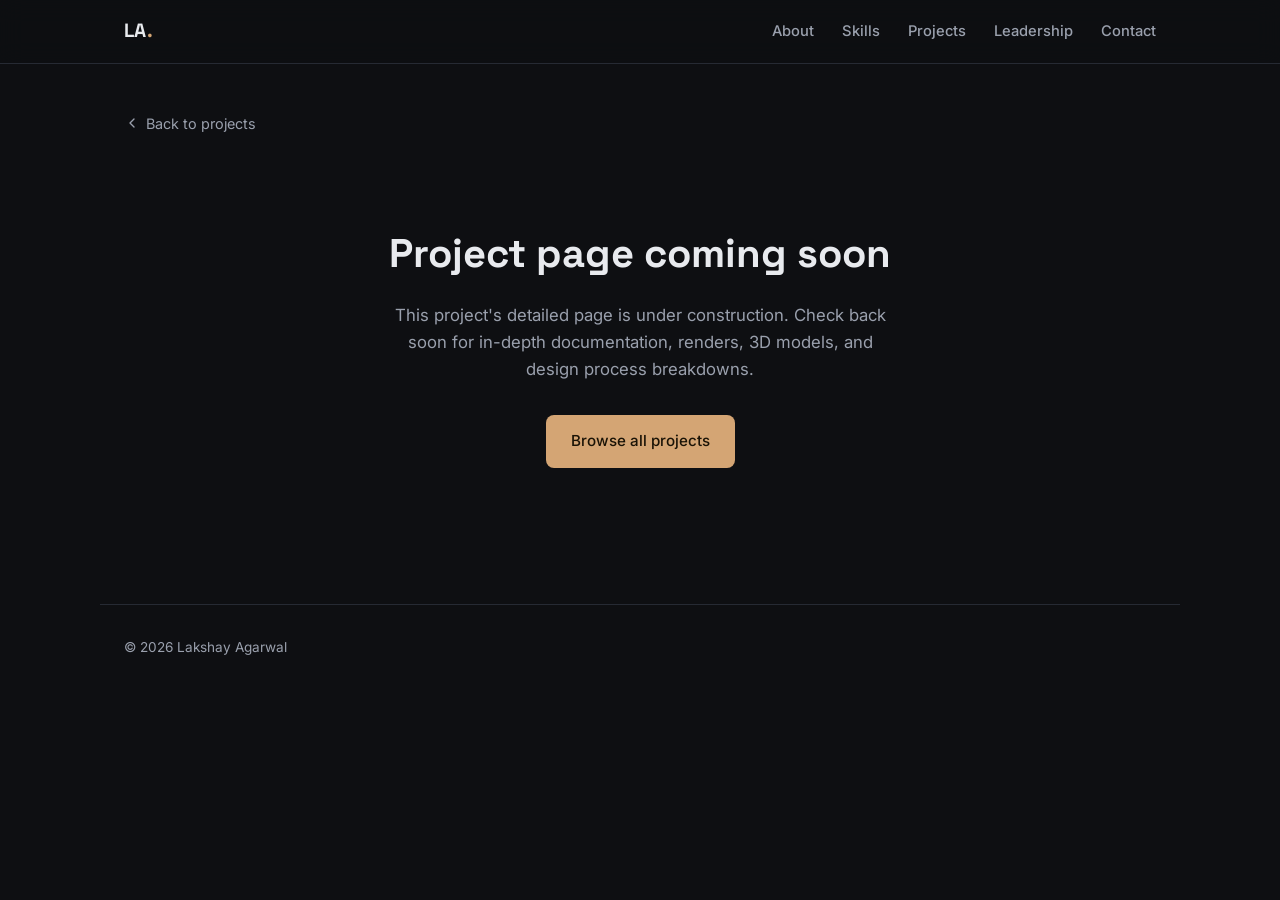
<file: projects/project.html>
﻿<!DOCTYPE html>
<html lang="en">

<head>
  <meta charset="UTF-8" />
  <meta name="viewport" content="width=device-width, initial-scale=1.0" />
  <meta name="description" content="Project detail — Lakshay Agarwal" />
  <title>Project — Lakshay Agarwal</title>
  <link rel="preconnect" href="https://fonts.googleapis.com" />
  <link rel="preconnect" href="https://fonts.gstatic.com" crossorigin />
  <link
    href="https://fonts.googleapis.com/css2?family=Inter:wght@300;400;500;600;700&family=Space+Grotesk:wght@500;600;700&display=swap"
    rel="stylesheet" />
  <link rel="icon" href="../assets/favicon.svg" type="image/svg+xml" />
  <link rel="stylesheet" href="../styles.css" />
</head>

<body>
  <header class="nav">
    <div class="nav-inner">
      <a href="../index.html" class="brand">LA<span>.</span></a>
      <nav>
        <a href="../index.html#about">About</a>
        <a href="../index.html#skills">Skills</a>
        <a href="../projects.html">Projects</a>
        <a href="../index.html#leadership">Leadership</a>
        <a href="../index.html#contact">Contact</a>
      </nav>
    </div>
  </header>

  <main>
    <section class="project-detail-hero">
      <a href="../projects.html" class="back-link">
        <svg width="16" height="16" viewBox="0 0 24 24" fill="none" stroke="currentColor" stroke-width="2"
          stroke-linecap="round" stroke-linejoin="round">
          <path d="m15 18-6-6 6-6" />
        </svg>
        Back to projects
      </a>
      <div class="coming-soon">
        <h1>Project page coming soon</h1>
        <p>This project's detailed page is under construction. Check back soon for in-depth documentation, renders, 3D
          models, and design process breakdowns.</p>
        <a href="../projects.html" class="btn primary">Browse all projects</a>
      </div>
    </section>
  </main>

  <footer>
    <p>© <span id="year"></span> Lakshay Agarwal</p>
  </footer>

  <script src="../script.js"></script>
</body>

</html>
</file>
<file: styles.css>
:root {
  --bg: #0e0f12;
  --bg-soft: #15171c;
  --surface: #1a1d24;
  --border: #262a33;
  --text: #e8eaee;
  --muted: #9aa0ad;
  --accent: #d4a574;
  --accent-soft: rgba(212, 165, 116, 0.15);
  --max: 1080px;
}

* {
  box-sizing: border-box;
  margin: 0;
  padding: 0;
}

html {
  scroll-behavior: smooth;
}

body {
  font-family: 'Inter', system-ui, -apple-system, sans-serif;
  background: var(--bg);
  color: var(--text);
  line-height: 1.6;
  font-weight: 400;
  -webkit-font-smoothing: antialiased;
}

a {
  color: inherit;
  text-decoration: none;
}

/* NAV */
.nav {
  position: sticky;
  top: 0;
  z-index: 50;
  background: rgba(14, 15, 18, 0.85);
  backdrop-filter: blur(12px);
  border-bottom: 1px solid var(--border);
}

.nav-inner {
  max-width: var(--max);
  margin: 0 auto;
  padding: 1rem 1.5rem;
  display: flex;
  align-items: center;
  justify-content: space-between;
}

.brand {
  font-family: 'Space Grotesk', sans-serif;
  font-weight: 700;
  font-size: 1.2rem;
  letter-spacing: 0.02em;
}

.brand span {
  color: var(--accent);
}

.nav nav {
  display: flex;
  gap: 1.75rem;
}

.nav nav a {
  color: var(--muted);
  font-size: 0.92rem;
  font-weight: 500;
  transition: color 0.2s;
}

.nav nav a:hover {
  color: var(--text);
}

/* HERO */
.hero {
  position: relative;
  min-height: 88vh;
  max-width: var(--max);
  margin: 0 auto;
  padding: 6rem 1.5rem 4rem;
  display: flex;
  flex-direction: column;
  justify-content: center;
  overflow: hidden;
}

#hero-canvas {
  position: absolute;
  inset: 0;
  z-index: 0;
  pointer-events: none;
  /* Future three.js canvas mounts here */
}

.hero-content {
  position: relative;
  z-index: 1;
  max-width: 700px;
}

.eyebrow {
  font-family: 'Space Grotesk', sans-serif;
  text-transform: uppercase;
  letter-spacing: 0.18em;
  font-size: 0.78rem;
  color: var(--accent);
  margin-bottom: 1.25rem;
}

.hero h1 {
  font-family: 'Space Grotesk', sans-serif;
  font-size: clamp(2.5rem, 7vw, 4.75rem);
  font-weight: 700;
  line-height: 1.05;
  letter-spacing: -0.02em;
  margin-bottom: 1.5rem;
}

.tagline {
  font-size: 1.15rem;
  color: var(--text);
  margin-bottom: 1rem;
  font-weight: 300;
  font-style: italic;
}

.lede {
  font-size: 1.05rem;
  color: var(--muted);
  margin-bottom: 2.5rem;
  max-width: 560px;
}

.cta {
  display: flex;
  gap: 0.875rem;
  flex-wrap: wrap;
}

.btn {
  display: inline-block;
  padding: 0.85rem 1.5rem;
  border-radius: 8px;
  font-weight: 500;
  font-size: 0.95rem;
  transition: all 0.2s;
  border: 1px solid transparent;
}

.btn.primary {
  background: var(--accent);
  color: #1a1306;
}

.btn.primary:hover {
  background: #e8b985;
  transform: translateY(-1px);
}

.btn.ghost {
  border-color: var(--border);
  color: var(--text);
}

.btn.ghost:hover {
  border-color: var(--accent);
  color: var(--accent);
}

/* SECTIONS */
.section {
  max-width: var(--max);
  margin: 0 auto;
  padding: 5rem 1.5rem;
  border-top: 1px solid var(--border);
}

.section h2 {
  font-family: 'Space Grotesk', sans-serif;
  font-size: 0.85rem;
  font-weight: 600;
  text-transform: uppercase;
  letter-spacing: 0.2em;
  color: var(--accent);
  margin-bottom: 2.5rem;
}

.prose {
  max-width: 680px;
  font-size: 1.05rem;
  color: var(--muted);
}

.prose p {
  margin-bottom: 1.25rem;
}

.prose strong {
  color: var(--text);
  font-weight: 600;
}

/* SKILLS */
.skills-grid {
  display: grid;
  grid-template-columns: repeat(auto-fit, minmax(260px, 1fr));
  gap: 1rem;
}

.skill-card {
  background: var(--bg-soft);
  border: 1px solid var(--border);
  border-radius: 10px;
  padding: 1.5rem;
  transition: border-color 0.2s;
}

.skill-card:hover {
  border-color: var(--accent);
}

.skill-card h3 {
  font-family: 'Space Grotesk', sans-serif;
  font-size: 1rem;
  font-weight: 600;
  margin-bottom: 0.5rem;
}

.skill-card p {
  font-size: 0.92rem;
  color: var(--muted);
}

.skill-card strong {
  color: var(--text);
  font-weight: 600;
}

/* PROJECTS */
.projects {
  display: flex;
  flex-direction: column;
  gap: 1.25rem;
}

.project {
  background: var(--bg-soft);
  border: 1px solid var(--border);
  border-radius: 10px;
  padding: 1.75rem;
  transition: border-color 0.2s, transform 0.2s;
}

.project:hover {
  border-color: var(--accent);
}

.project header {
  display: flex;
  justify-content: space-between;
  align-items: baseline;
  gap: 1rem;
  margin-bottom: 1rem;
  flex-wrap: wrap;
}

.project h3 {
  font-family: 'Space Grotesk', sans-serif;
  font-size: 1.15rem;
  font-weight: 600;
}

.project .year {
  font-family: 'Space Grotesk', sans-serif;
  font-size: 0.85rem;
  color: var(--accent);
  font-weight: 500;
}

.project ul {
  list-style: none;
  margin-bottom: 1rem;
}

.project li {
  font-size: 0.95rem;
  color: var(--muted);
  padding-left: 1.25rem;
  position: relative;
  margin-bottom: 0.5rem;
}

.project li::before {
  content: '';
  position: absolute;
  left: 0;
  top: 0.65em;
  width: 6px;
  height: 1px;
  background: var(--accent);
}

.link {
  display: inline-block;
  color: var(--accent);
  font-size: 0.92rem;
  font-weight: 500;
  border-bottom: 1px solid transparent;
  transition: border-color 0.2s;
}

.link:hover {
  border-color: var(--accent);
}

/* EDUCATION */
.edu {
  display: flex;
  flex-direction: column;
  gap: 1.5rem;
}

.edu-row {
  display: flex;
  align-items: center;
  gap: 1.25rem;
  padding-bottom: 1.5rem;
  border-bottom: 1px solid var(--border);
  flex-wrap: wrap;
}

.edu-row:last-child {
  border-bottom: none;
  padding-bottom: 0;
}

.edu-logo {
  width: 36px;
  height: 36px;
  object-fit: contain;
  border-radius: 6px;
  background: rgba(255, 255, 255, 0.06);
  padding: 3px;
  flex-shrink: 0;
}

.edu-row>div:not(.meta) {
  flex: 1;
}

.edu-row h3 {
  font-family: 'Space Grotesk', sans-serif;
  font-size: 1.05rem;
  font-weight: 600;
  margin-bottom: 0.25rem;
}

.edu-row p {
  color: var(--muted);
  font-size: 0.95rem;
}

.edu-row .meta {
  display: flex;
  flex-direction: column;
  text-align: right;
  font-size: 0.9rem;
  color: var(--muted);
  margin-left: auto;
}

/* CONTACT */
.contact-links {
  display: flex;
  flex-wrap: wrap;
  gap: 1rem;
  margin-top: 2rem;
}

.contact-links a {
  display: inline-flex;
  align-items: center;
  gap: 0.5rem;
  padding: 0.7rem 1.2rem;
  border: 1px solid var(--border);
  border-radius: 8px;
  font-size: 0.92rem;
  color: var(--text);
  transition: all 0.2s;
}

.contact-links a:hover {
  border-color: var(--accent);
  color: var(--accent);
}

/* FOOTER */
footer {
  max-width: var(--max);
  margin: 0 auto;
  padding: 2rem 1.5rem;
  border-top: 1px solid var(--border);
  color: var(--muted);
  font-size: 0.85rem;
  display: flex;
  align-items: center;
  justify-content: space-between;
}

.view-alt {
  display: inline-block;
  font-size: 0.82rem;
  font-weight: 500;
  letter-spacing: 0.04em;
  color: var(--accent);
  border: 1px solid rgba(212, 165, 116, 0.35);
  padding: 0.45rem 1rem;
  border-radius: 6px;
  transition: background 0.2s, color 0.2s, border-color 0.2s;
}

.view-alt:hover {
  background: var(--accent);
  color: #1a1306;
  border-color: var(--accent);
}

/* RESPONSIVE */
@media (max-width: 640px) {
  .nav nav {
    gap: 1rem;
  }

  .nav nav a {
    font-size: 0.85rem;
  }

  .edu-row .meta {
    text-align: left;
  }

  .project-card {
    min-width: 280px;
  }

  .pg-hero {
    padding: 5rem 1.5rem 2rem;
  }

  .pg-hero h1 {
    font-size: 2rem;
  }

  .section-header {
    flex-wrap: wrap;
  }
}

/* NAV ACTIVE */
.nav-active {
  color: var(--text) !important;
}

/* SECTION HEADER (inline heading + action) */
.section-header {
  display: flex;
  align-items: baseline;
  justify-content: space-between;
  gap: 1rem;
  margin-bottom: 2.5rem;
}

.section-header h2 {
  margin-bottom: 0;
}

/* VIEW ALL LINK */
.view-all {
  display: inline-flex;
  align-items: center;
  gap: 0.4rem;
  font-size: 0.88rem;
  font-weight: 500;
  color: var(--muted);
  transition: all 0.25s;
  white-space: nowrap;
}

.view-all:hover {
  color: var(--accent);
}

.view-all svg {
  transition: transform 0.25s;
}

.view-all:hover svg {
  transform: translateX(3px);
}

/* ===========================
   PROJECTS PAGE
   =========================== */

/* PAGE HERO */
.pg-hero {
  max-width: var(--max);
  margin: 0 auto;
  padding: 6rem 1.5rem 3rem;
}

.pg-hero h1 {
  font-family: 'Space Grotesk', sans-serif;
  font-size: clamp(2rem, 5vw, 3.25rem);
  font-weight: 700;
  letter-spacing: -0.02em;
  margin-bottom: 0.75rem;
}

.pg-hero p {
  color: var(--muted);
  font-size: 1.05rem;
  max-width: 540px;
}

/* CATEGORY SECTIONS */
.category-section {
  max-width: var(--max);
  margin: 0 auto;
  padding: 2.5rem 1.5rem 3.5rem;
  border-top: 1px solid var(--border);
}

.category-header {
  display: flex;
  align-items: baseline;
  gap: 1rem;
  margin-bottom: 1.75rem;
}

.category-heading {
  font-family: 'Space Grotesk', sans-serif;
  font-size: 1.2rem;
  font-weight: 600;
  color: var(--text);
}

.category-count {
  font-size: 0.82rem;
  color: var(--muted);
  font-weight: 400;
}

/* CARD SCROLL ROW */
.card-scroll {
  display: flex;
  gap: 1.25rem;
  overflow-x: auto;
  scroll-snap-type: x mandatory;
  -webkit-overflow-scrolling: touch;
  padding: 0.5rem 0;
}

.card-scroll::-webkit-scrollbar {
  height: 4px;
}

.card-scroll::-webkit-scrollbar-track {
  background: transparent;
}

.card-scroll::-webkit-scrollbar-thumb {
  background: var(--border);
  border-radius: 4px;
}

.card-scroll::-webkit-scrollbar-thumb:hover {
  background: var(--muted);
}

/* SCROLL WRAPPER — relative container so chevrons can overlay the track */
.scroll-wrapper {
  position: relative;
}

/* CHEVRON BUTTONS — absolutely overlaid on left/right edges */
.scroll-btn {
  position: absolute;
  top: 50%;
  transform: translateY(-50%);
  width: 32px;
  height: 32px;
  border-radius: 6px;
  border: 1px solid var(--border);
  background: rgba(255, 255, 255, 0.05);
  color: var(--accent);
  display: inline-flex;
  align-items: center;
  justify-content: center;
  cursor: pointer;
  opacity: 0.8;
  transition: opacity 0.2s, transform 0.2s, border-color 0.2s;
  z-index: 5;
}

.scroll-btn--prev {
  left: 0;
}

.scroll-btn--next {
  right: 0;
}

.scroll-btn:hover {
  opacity: 1;
  border-color: var(--accent);
  transform: translateY(-50%);
}

.scroll-btn[hidden] {
  display: none;
}

.project-card {
  position: relative;
  flex: 0 0 auto;
  width: 420px;
  min-height: 300px;
  background: var(--bg-soft);
  border: 1px solid var(--border);
  border-radius: 12px;
  padding: 3.5rem 2.5rem 3.5rem;
  display: flex;
  flex-direction: column;
  align-items: center;
  justify-content: center;
  text-align: center;
  scroll-snap-align: start;
  transition: border-color 0.25s, transform 0.25s, box-shadow 0.25s;
  text-decoration: none;
  color: inherit;
  overflow: hidden;
}

/* Dot grid inside each card */
.project-card::before {
  content: '';
  position: absolute;
  inset: 0;
  background-image:
    radial-gradient(circle, rgba(255, 255, 255, 0.13) 1.5px, transparent 1.5px);
  background-size: 40px 40px;
  border-radius: inherit;
  pointer-events: none;
  z-index: 0;
}

/* Keep card content above the dot layer */
.project-card>* {
  position: relative;
  z-index: 1;
}

.project-card:hover {
  border-color: var(--accent);
  transform: translateY(-4px);
  box-shadow: 0 12px 32px rgba(0, 0, 0, 0.3);
}

/* Card content */
.card-title {
  font-family: 'Space Grotesk', sans-serif;
  font-size: 1.3rem;
  font-weight: 600;
  line-height: 1.3;
  margin-bottom: 0.65rem;
  color: var(--text);
}

.card-summary {
  font-size: 0.88rem;
  color: var(--muted);
  line-height: 1.55;
  max-width: 300px;
}

/* STATUS PILLS — bottom-right, outlined, rectangular */
.pill {
  position: absolute;
  bottom: 0.85rem;
  right: 0.85rem;
  display: inline-block;
  padding: 0.22rem 0.6rem;
  border-radius: 6px;
  font-size: 0.68rem;
  font-weight: 600;
  text-transform: uppercase;
  letter-spacing: 0.06em;
  white-space: nowrap;
  background: var(--bg-soft);
}

.pill--complete {
  color: #4ade80;
  border: 1px solid #4ade80;
}

.pill--progress {
  color: #fbbf24;
  border: 1px solid #fbbf24;
}

.pill--design {
  color: #9382ff;
  border: 1px solid #9382ff;
}

/* ===========================
   PROJECT DETAIL PAGE
   =========================== */

.project-detail-hero {
  max-width: var(--max);
  margin: 0 auto;
  padding: 3rem 1.5rem 6rem;
  min-height: 60vh;
  display: flex;
  flex-direction: column;
}

.back-link {
  display: inline-flex;
  align-items: center;
  gap: 0.35rem;
  font-size: 0.9rem;
  color: var(--muted);
  margin-bottom: 3rem;
  transition: color 0.2s;
}

.back-link:hover {
  color: var(--accent);
}

.coming-soon {
  flex: 1;
  display: flex;
  flex-direction: column;
  align-items: center;
  justify-content: center;
  text-align: center;
}

.coming-soon h1 {
  font-family: 'Space Grotesk', sans-serif;
  font-size: clamp(1.5rem, 4vw, 2.5rem);
  font-weight: 700;
  margin-bottom: 1rem;
}

.coming-soon p {
  color: var(--muted);
  font-size: 1.05rem;
  max-width: 500px;
  margin-bottom: 2rem;
}
</file>
